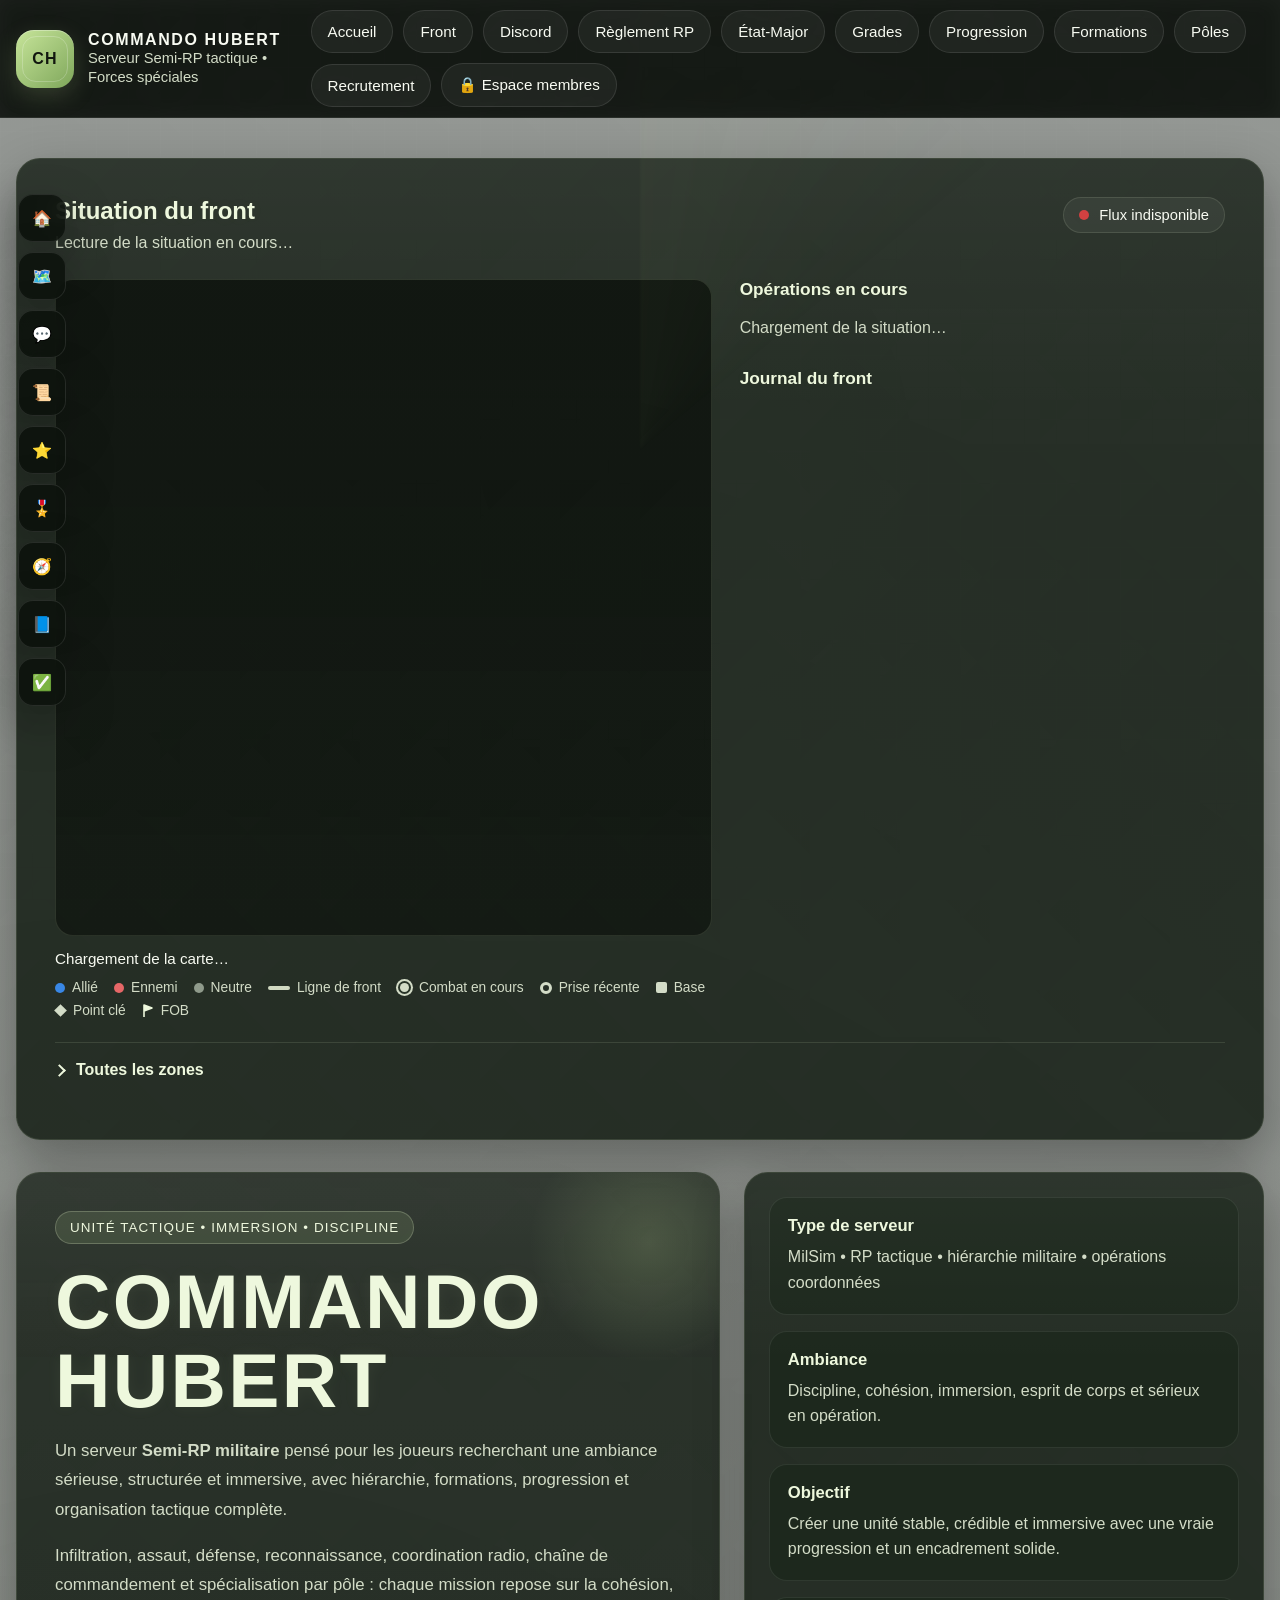
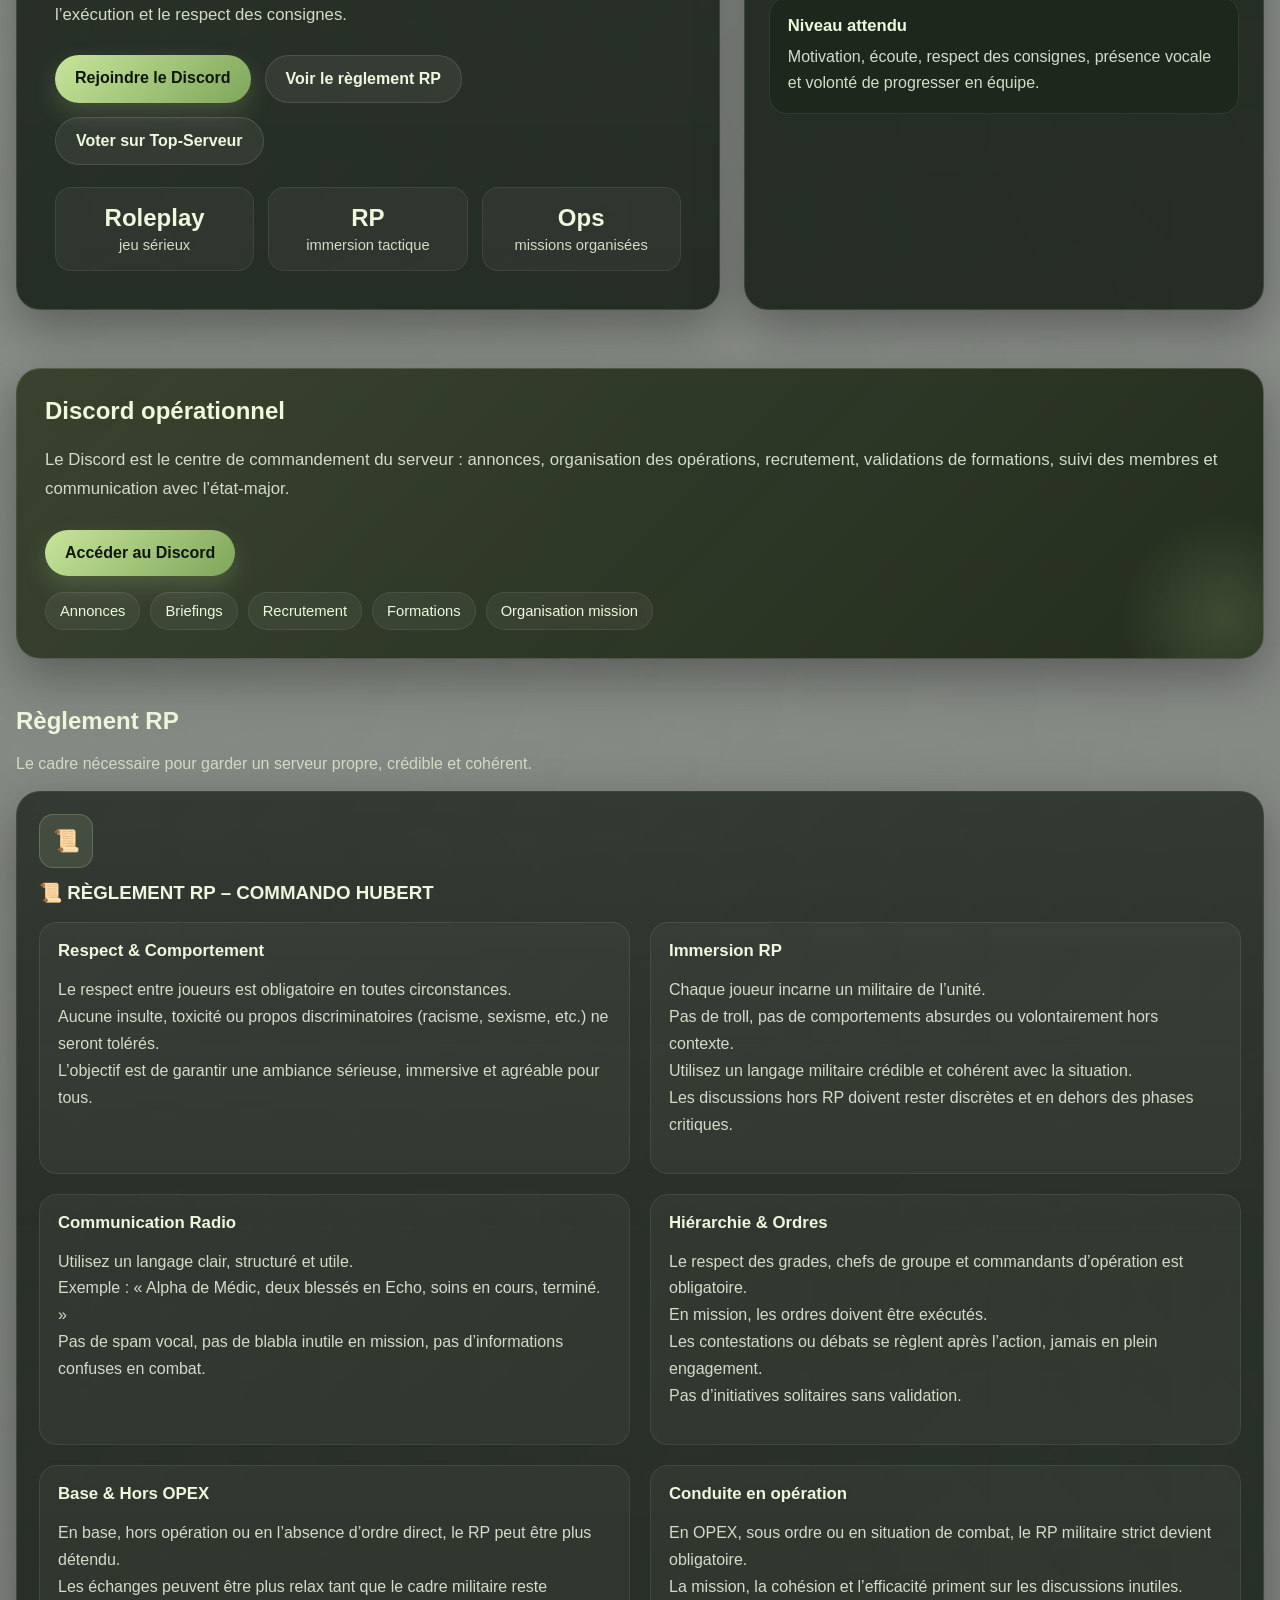
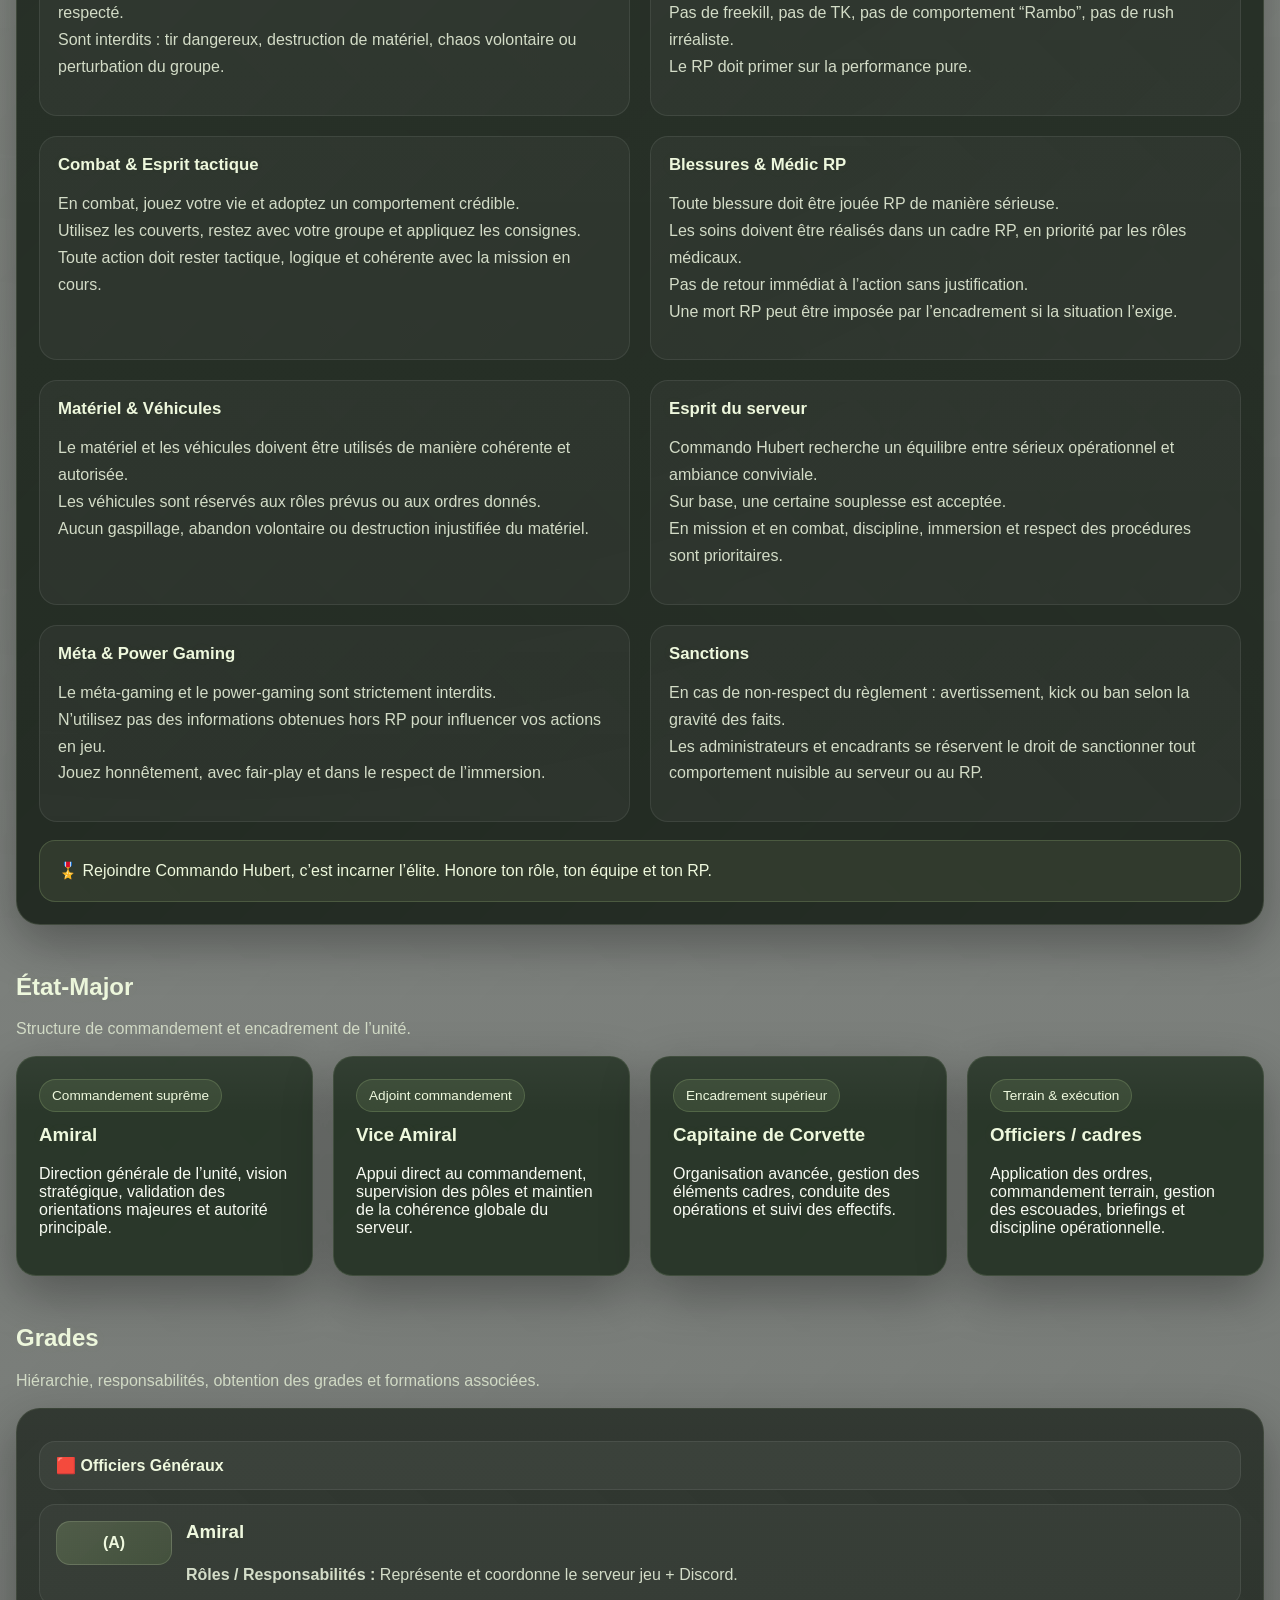
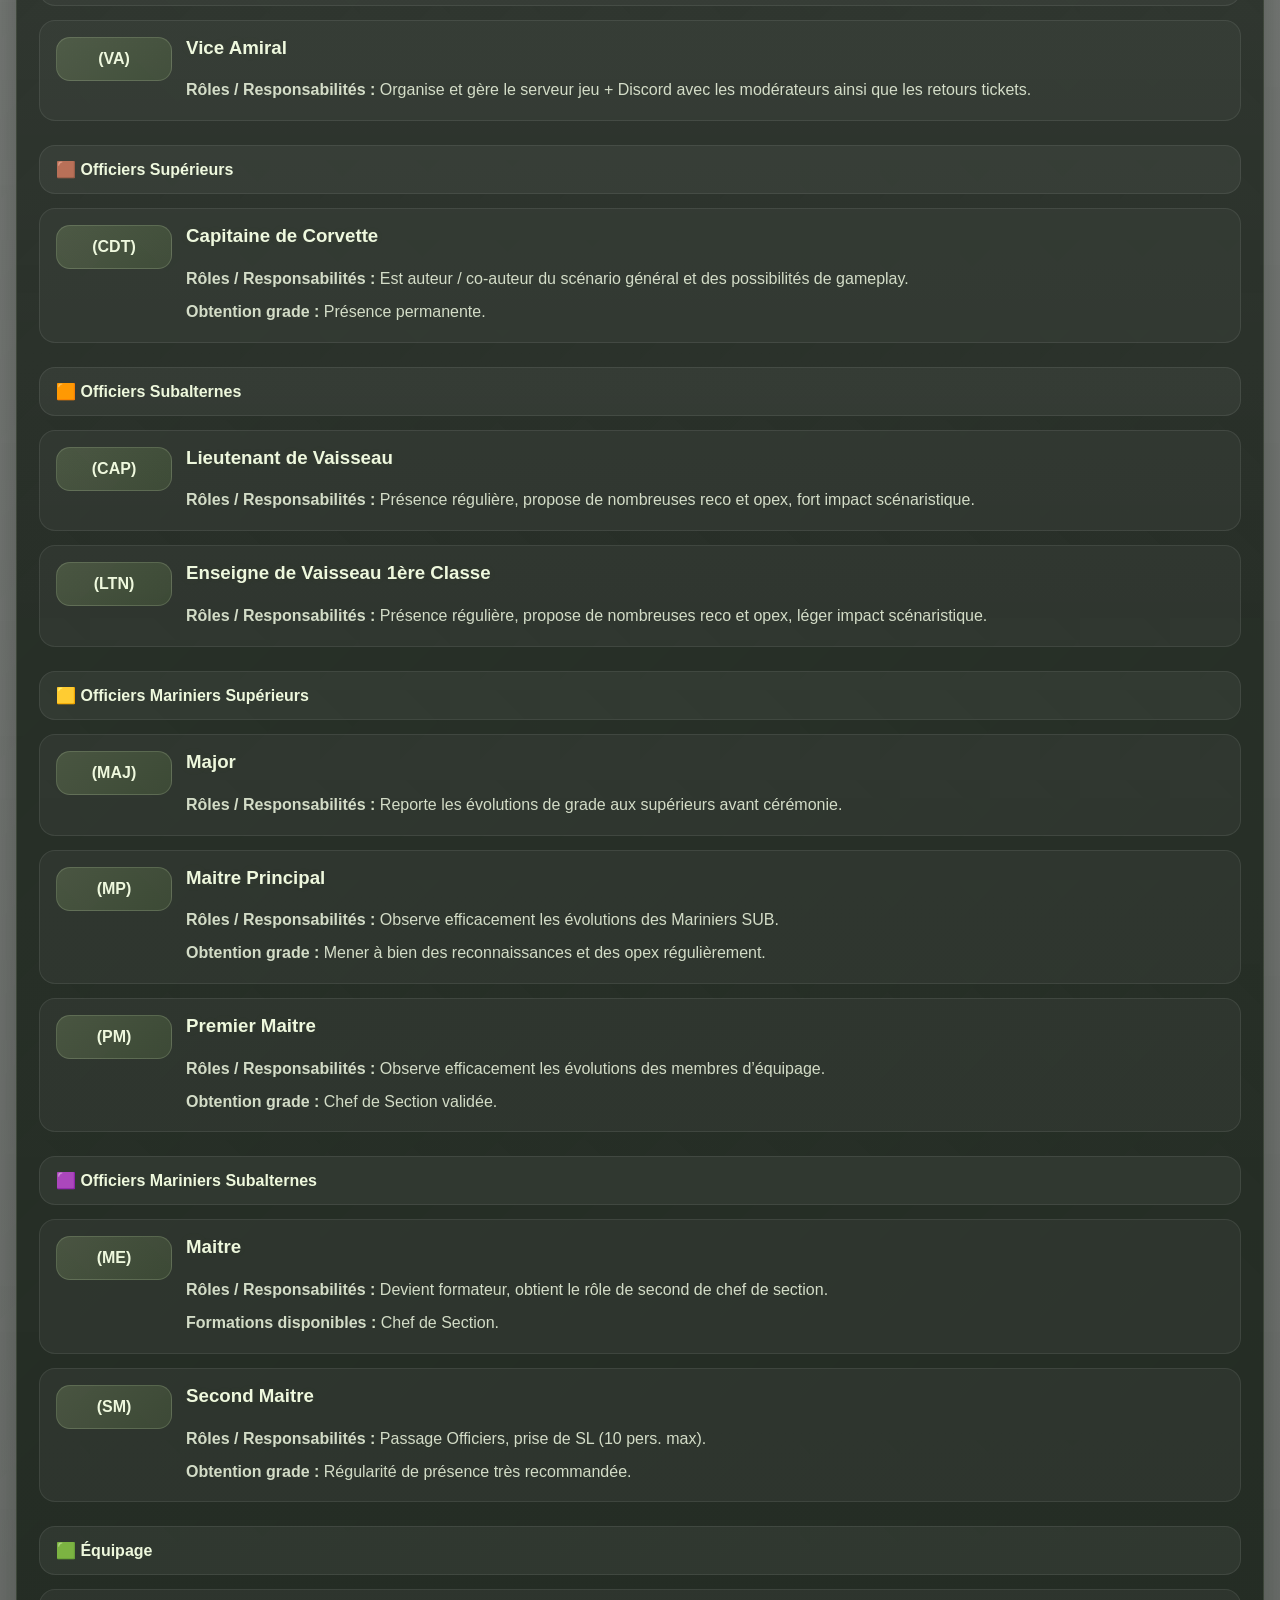
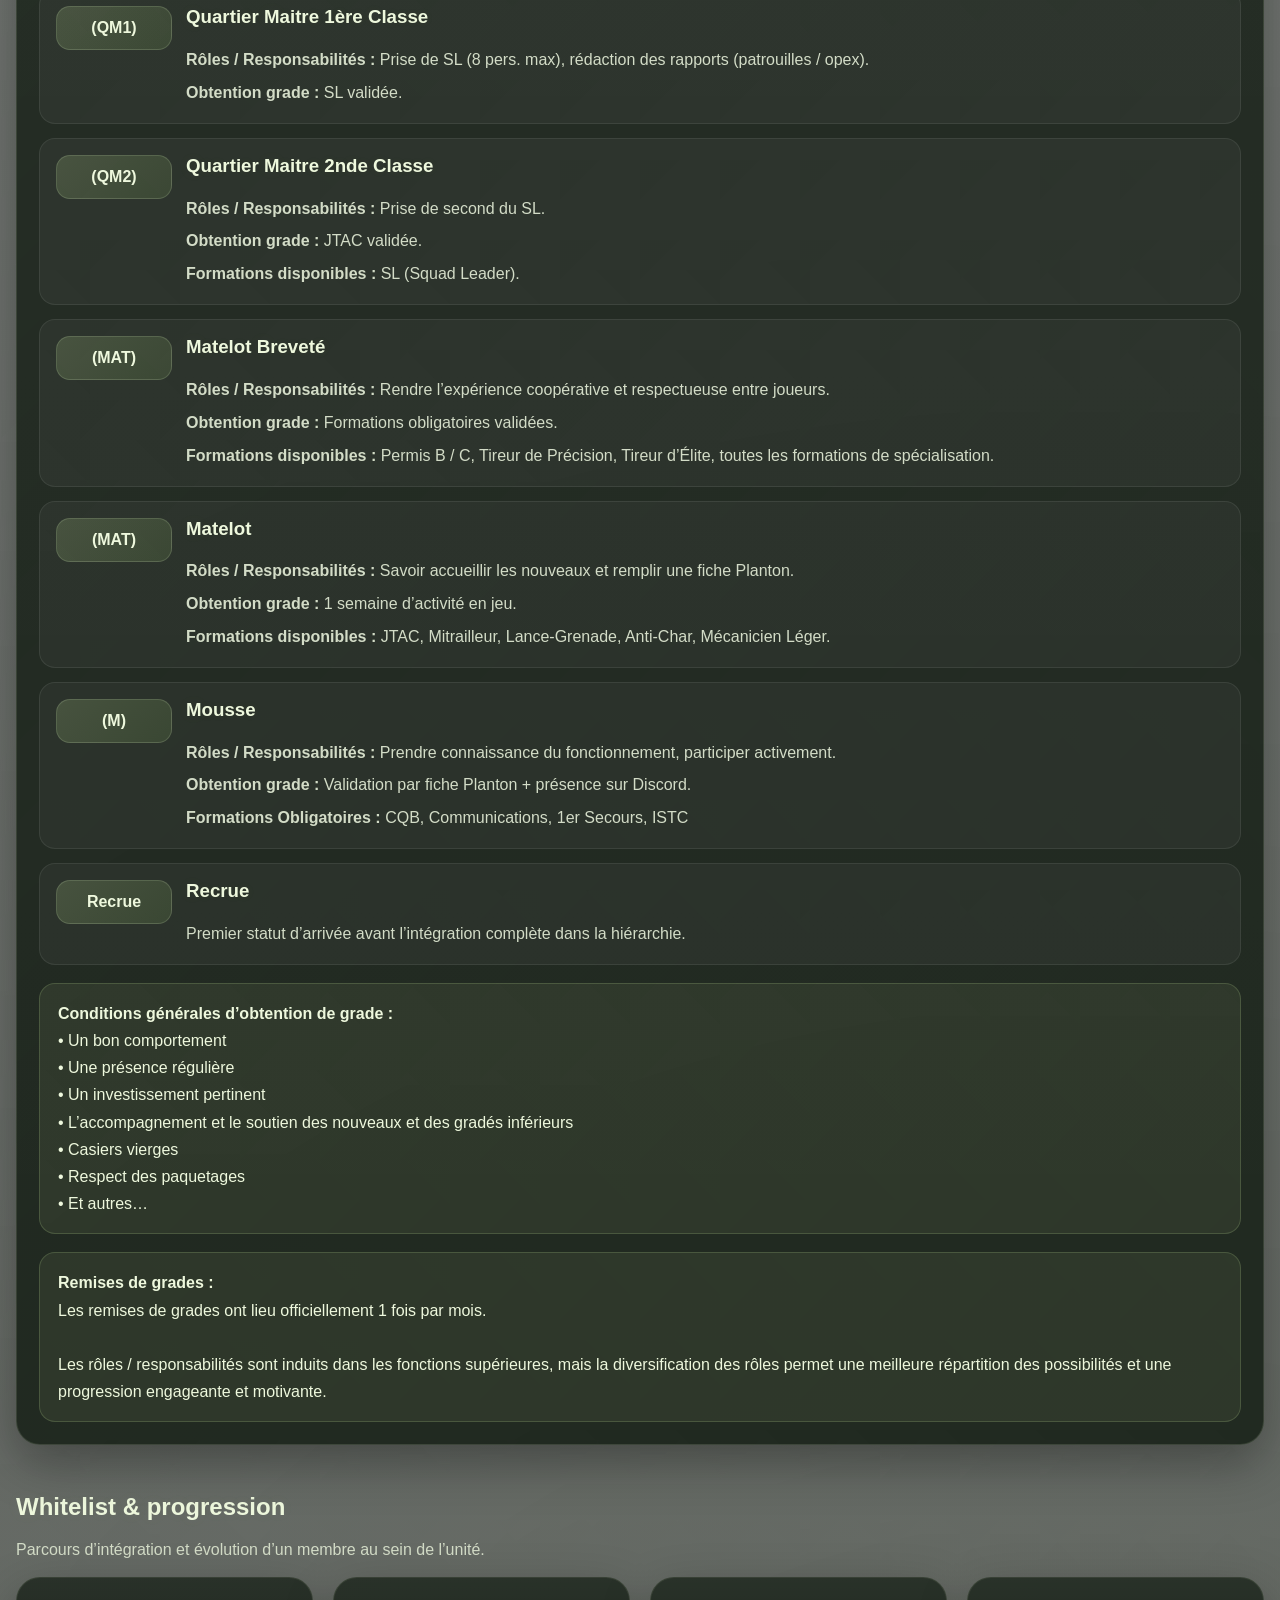
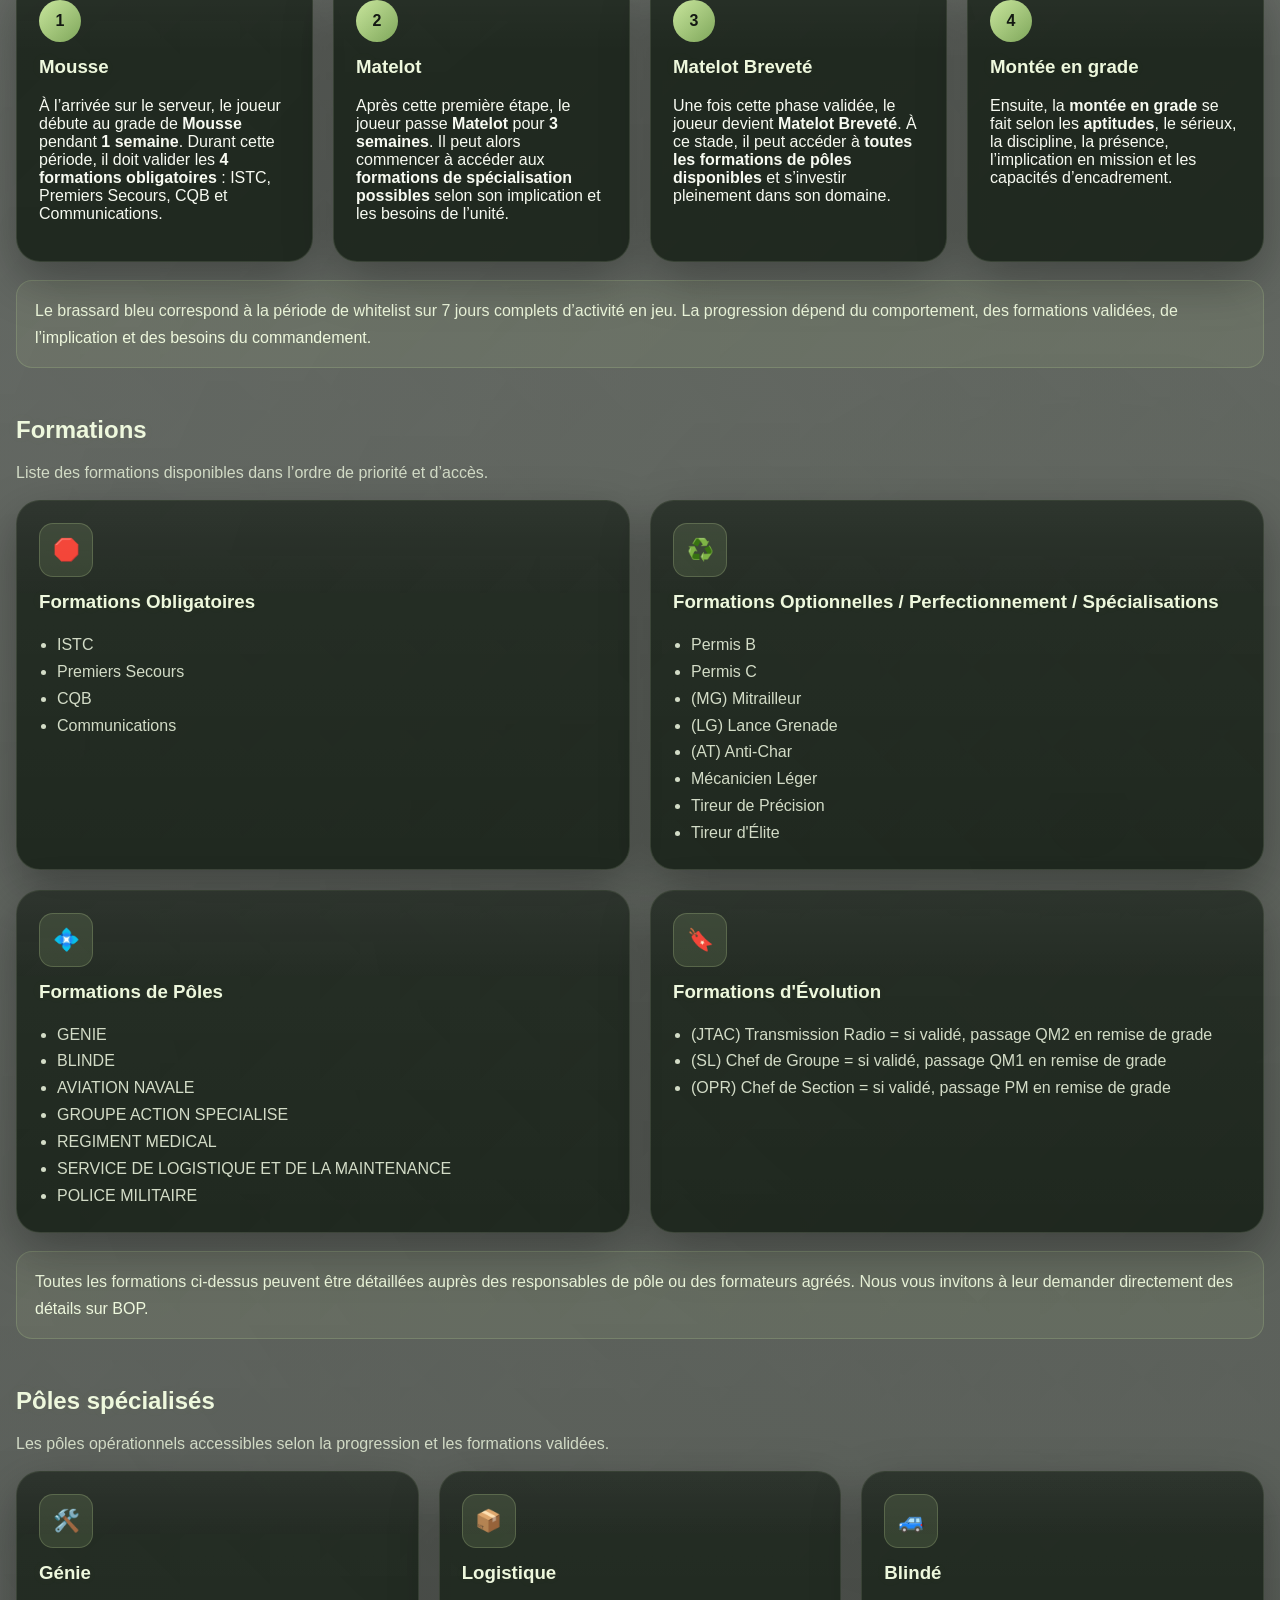
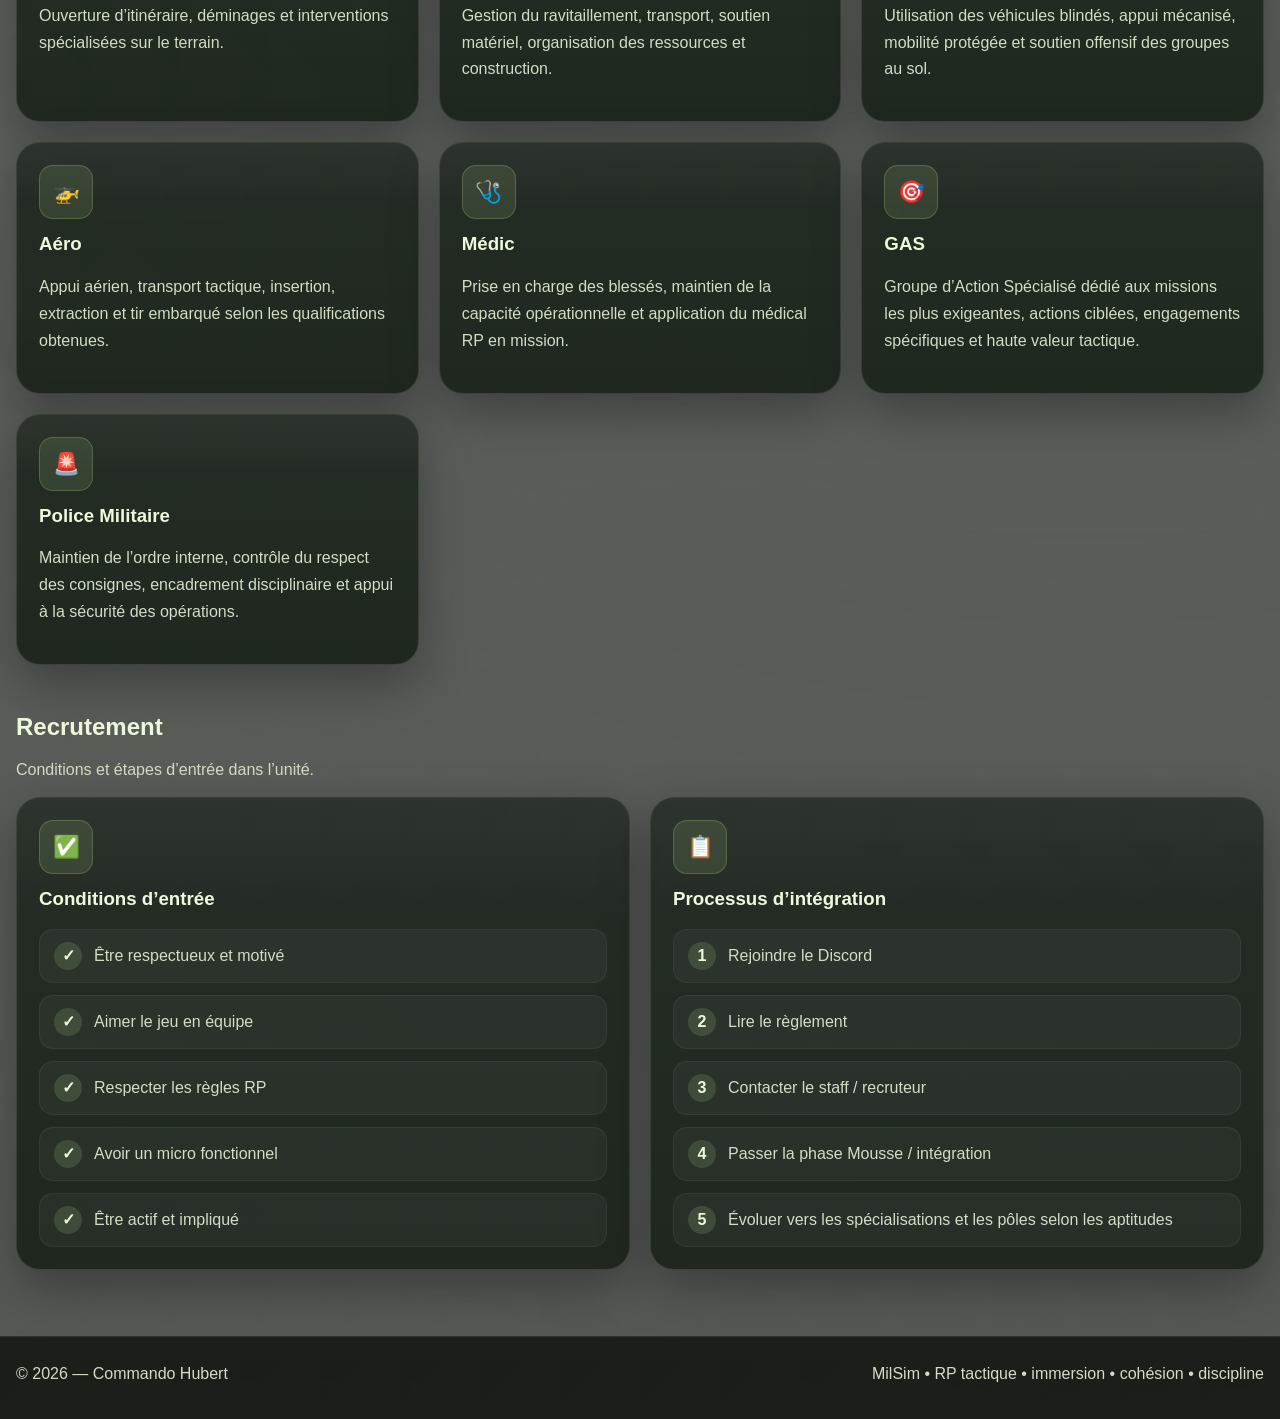
<file: index.html>
<!DOCTYPE html>
<html lang="fr">
<head>
  <meta charset="UTF-8" />
  <meta name="viewport" content="width=device-width, initial-scale=1.0" />
  <title>Commando Hubert | Site officiel</title>
  <meta name="description" content="Serveur Commando Hubert - MilSim, RP tactique, hiérarchie, formations, recrutement et organisation tactique." />
  <style>
    :root{
      --bg:#101711;
      --bg-deep:#0a0f0a;
      --panel:rgba(24,34,24,.88);
      --panel-2:rgba(30,42,30,.94);
      --panel-3:rgba(38,52,38,.95);
      --line:rgba(231,245,205,.12);
      --line-strong:rgba(231,245,205,.24);
      --text:#f8fbf2;
      --muted:#d3dcc7;
      --accent:#c7e59a;
      --accent-2:#7ea65a;
      --accent-3:#eef8dd;
      --danger:#d97b7b;
      --shadow:0 18px 50px rgba(0,0,0,.32);
      --radius:24px;
      --max:1320px;
    }

    *{box-sizing:border-box}
    html{scroll-behavior:smooth}

    body{
      margin:0;
      font-family:Arial, Helvetica, sans-serif;
      color:var(--text);
      min-height:100vh;
      background:
        linear-gradient(rgba(22,30,22,.46), rgba(12,18,12,.70)),
        radial-gradient(circle at 15% 20%, rgba(210,230,180,.12), transparent 22%),
        radial-gradient(circle at 85% 80%, rgba(180,210,140,.10), transparent 25%),
        linear-gradient(135deg, rgba(255,255,255,.03) 25%, transparent 25%) 0 0/80px 80px,
        linear-gradient(225deg, rgba(255,255,255,.02) 25%, transparent 25%) 0 0/90px 90px,
        url("https://images.unsplash.com/photo-1516912481808-3406841bd33c?auto=format&fit=crop&w=1800&q=80") center/cover fixed;
      overflow-x:hidden;
    }

    body::before{
      content:"";
      position:fixed;
      inset:0;
      pointer-events:none;
      background:
        radial-gradient(circle at center, rgba(190,230,140,.05), transparent 36%),
        repeating-linear-gradient(
          0deg,
          rgba(255,255,255,.02) 0px,
          rgba(255,255,255,.02) 1px,
          transparent 1px,
          transparent 32px
        ),
        repeating-linear-gradient(
          90deg,
          rgba(255,255,255,.018) 0px,
          rgba(255,255,255,.018) 1px,
          transparent 1px,
          transparent 32px
        );
      mix-blend-mode:screen;
      opacity:.4;
    }

    body::after{
      content:"";
      position:fixed;
      width:900px;
      height:900px;
      left:50%;
      top:50%;
      transform:translate(-50%,-50%);
      pointer-events:none;
      border-radius:50%;
      background:conic-gradient(from 0deg, rgba(199,229,154,.14), transparent 16%, transparent 100%);
      animation:radar 12s linear infinite;
      filter:blur(1px);
      opacity:.22;
    }

    @keyframes radar{
      from{transform:translate(-50%,-50%) rotate(0deg)}
      to{transform:translate(-50%,-50%) rotate(360deg)}
    }

    @keyframes floatY{
      0%,100%{transform:translateY(0)}
      50%{transform:translateY(-4px)}
    }

    @keyframes pulseGlow{
      0%,100%{box-shadow:0 0 0 0 rgba(199,229,154,.18)}
      50%{box-shadow:0 0 0 10px rgba(199,229,154,0)}
    }

    .container{
      width:min(calc(100% - 32px), var(--max));
      margin:auto;
    }

    .topbar{
      position:sticky;
      top:0;
      z-index:1000;
      backdrop-filter:blur(10px);
      background:rgba(12,17,12,.88);
      border-bottom:1px solid rgba(255,255,255,.08);
    }

    .topbar-inner{
      display:flex;
      justify-content:space-between;
      align-items:center;
      gap:16px;
      min-height:78px;
      padding:10px 0;
      position:relative;
    }

    .brand{
      display:flex;
      align-items:center;
      gap:14px;
      text-decoration:none;
      color:var(--text);
      min-width:0;
    }

    .brand-mark{
      width:58px;
      height:58px;
      border-radius:18px;
      position:relative;
      display:grid;
      place-items:center;
      font-weight:900;
      letter-spacing:.08em;
      color:#11170f;
      background:linear-gradient(135deg, var(--accent), var(--accent-2));
      box-shadow:
        0 8px 24px rgba(199,229,154,.18),
        inset 0 1px 0 rgba(255,255,255,.32);
      flex-shrink:0;
    }

    .brand-mark::before{
      content:"";
      position:absolute;
      inset:6px;
      border:1px solid rgba(255,255,255,.22);
      border-radius:14px;
    }

    .brand-text strong{
      display:block;
      font-size:1rem;
      text-transform:uppercase;
      letter-spacing:.10em;
      line-height:1.2;
    }

    .brand-text span{
      color:var(--muted);
      font-size:.92rem;
      line-height:1.3;
      display:block;
    }

    .menu-toggle{
      display:none;
      width:56px;
      height:56px;
      border:none;
      border-radius:18px;
      background:rgba(255,255,255,.06);
      border:1px solid rgba(255,255,255,.12);
      cursor:pointer;
      padding:0;
      align-items:center;
      justify-content:center;
      flex-direction:column;
      gap:6px;
      transition:.25s ease;
    }

    .menu-toggle:hover{
      background:rgba(199,229,154,.12);
      border-color:rgba(231,245,205,.24);
    }

    .menu-toggle span{
      display:block;
      width:24px;
      height:2px;
      background:var(--accent-3);
      border-radius:999px;
      transition:.25s ease;
    }

    .menu-toggle.active span:nth-child(1){
      transform:translateY(8px) rotate(45deg);
    }

    .menu-toggle.active span:nth-child(2){
      opacity:0;
    }

    .menu-toggle.active span:nth-child(3){
      transform:translateY(-8px) rotate(-45deg);
    }

    .main-nav{
      display:flex;
      gap:10px;
      flex-wrap:wrap;
      align-items:center;
    }

    .main-nav a{
      text-decoration:none;
      color:var(--text);
      background:rgba(255,255,255,.05);
      border:1px solid rgba(255,255,255,.10);
      padding:12px 16px;
      border-radius:999px;
      transition:.25s ease;
      font-size:.95rem;
    }

    .main-nav a:hover{
      background:rgba(199,229,154,.15);
      border-color:rgba(231,245,205,.28);
      transform:translateY(-1px);
    }

    .quick-nav{
      position:fixed;
      left:18px;
      top:50%;
      transform:translateY(-50%);
      z-index:900;
      display:flex;
      flex-direction:column;
      gap:10px;
    }

    .quick-nav a{
      width:48px;
      height:48px;
      display:grid;
      place-items:center;
      border-radius:15px;
      text-decoration:none;
      color:var(--text);
      background:rgba(14,20,14,.88);
      border:1px solid rgba(255,255,255,.10);
      box-shadow:var(--shadow);
      transition:.25s;
      backdrop-filter:blur(10px);
    }

    .quick-nav a:hover{
      transform:translateX(4px);
      background:rgba(199,229,154,.16);
      border-color:rgba(231,245,205,.26);
    }

    .hero{
      padding:78px 0 34px;
      position:relative;
    }

    .hero-grid{
      display:grid;
      grid-template-columns:1.15fr .85fr;
      gap:24px;
      align-items:stretch;
    }

    .panel,
    .card,
    .staff-card,
    .step-box{
      position:relative;
      overflow:hidden;
      background:var(--panel);
      border:1px solid var(--line);
      border-radius:var(--radius);
      box-shadow:var(--shadow);
    }

    .panel::before,
    .card::before,
    .staff-card::before,
    .step-box::before{
      content:"";
      position:absolute;
      inset:0;
      pointer-events:none;
      background:linear-gradient(180deg, rgba(255,255,255,.04), transparent 26%);
    }

    .hero-main{
      padding:38px;
      background:
        linear-gradient(180deg, rgba(255,255,255,.025), rgba(255,255,255,0)),
        var(--panel);
    }

    .hero-main::after{
      content:"";
      position:absolute;
      width:260px;
      height:260px;
      right:-60px;
      top:-60px;
      border-radius:50%;
      background:radial-gradient(circle, rgba(199,229,154,.18), transparent 65%);
    }

    .hero-side{
      padding:24px;
      display:flex;
      flex-direction:column;
      gap:16px;
    }

    .eyebrow{
      display:inline-flex;
      align-items:center;
      gap:10px;
      padding:8px 14px;
      border-radius:999px;
      background:rgba(199,229,154,.12);
      border:1px solid rgba(231,245,205,.24);
      color:var(--accent-3);
      font-size:.84rem;
      letter-spacing:.08em;
      text-transform:uppercase;
    }

    h1,h2,h3,h4{
      margin-top:0;
      color:var(--accent-3);
      text-shadow:0 0 16px rgba(199,229,154,.06);
    }

    h1{
      font-size:clamp(2.6rem, 6vw, 4.8rem);
      line-height:1.02;
      margin:18px 0 16px;
      text-transform:uppercase;
      letter-spacing:.03em;
    }

    .lead{
      color:var(--muted);
      line-height:1.75;
      font-size:1.05rem;
      max-width:760px;
    }

    .hero-actions{
      display:flex;
      gap:14px;
      flex-wrap:wrap;
      margin-top:26px;
    }

    .btn{
      display:inline-block;
      padding:14px 20px;
      border-radius:999px;
      text-decoration:none;
      font-weight:700;
      transition:.25s ease;
    }

    .btn-primary{
      background:linear-gradient(135deg, var(--accent), var(--accent-2));
      color:#10150f;
      box-shadow:0 10px 24px rgba(199,229,154,.18);
    }

    .btn-primary:hover{
      transform:translateY(-2px);
      filter:brightness(1.04);
      box-shadow:0 14px 30px rgba(199,229,154,.26);
    }

    .btn-secondary{
      color:var(--accent-3);
      border:1px solid rgba(255,255,255,.12);
      background:rgba(255,255,255,.06);
    }

    .btn-secondary:hover{
      background:rgba(255,255,255,.10);
      border-color:var(--line-strong);
    }

    .info-box{
      background:var(--panel-2);
      border:1px solid rgba(255,255,255,.08);
      border-radius:18px;
      padding:18px;
      animation:floatY 5s ease-in-out infinite;
    }

    .info-box:nth-child(2){animation-delay:.6s}
    .info-box:nth-child(3){animation-delay:1.2s}
    .info-box:nth-child(4){animation-delay:1.8s}

    .info-box strong{
      display:block;
      margin-bottom:8px;
      color:var(--accent-3);
      font-size:1.04rem;
    }

    .info-box span{
      color:var(--muted);
      line-height:1.6;
    }

    .hero-stats{
      display:grid;
      grid-template-columns:repeat(3,1fr);
      gap:14px;
      margin-top:22px;
    }

    .stat{
      background:rgba(255,255,255,.04);
      border:1px solid rgba(255,255,255,.08);
      border-radius:16px;
      padding:16px;
      text-align:center;
    }

    .stat strong{
      display:block;
      font-size:1.5rem;
      color:var(--accent-3);
      margin-bottom:4px;
    }

    .stat span{
      color:var(--muted);
      font-size:.92rem;
    }

    section{
      padding:24px 0;
    }

    .section-head{
      display:flex;
      justify-content:space-between;
      align-items:flex-end;
      gap:16px;
      margin-bottom:18px;
      flex-wrap:wrap;
    }

    .section-head p{
      color:var(--muted);
      margin:0;
    }

    .grid-2{
      display:grid;
      grid-template-columns:repeat(2,1fr);
      gap:20px;
    }

    .grid-3{
      display:grid;
      grid-template-columns:repeat(3,1fr);
      gap:20px;
    }

    .grid-4{
      display:grid;
      grid-template-columns:repeat(4,1fr);
      gap:20px;
    }

    .card{
      padding:22px;
      transition:.25s ease;
      background:
        linear-gradient(180deg, rgba(255,255,255,.025), rgba(255,255,255,0)),
        var(--panel);
    }

    .card:hover,
    .staff-card:hover,
    .step-box:hover{
      transform:translateY(-4px);
      border-color:var(--line-strong);
      box-shadow:0 26px 50px rgba(0,0,0,.42);
    }

    .icon{
      width:54px;
      height:54px;
      border-radius:14px;
      display:grid;
      place-items:center;
      background:rgba(199,229,154,.12);
      border:1px solid rgba(199,229,154,.22);
      font-size:1.35rem;
      margin-bottom:14px;
    }

    .card p,
    .card li,
    .timeline-item p,
    .rule-block p{
      color:var(--muted);
      line-height:1.68;
    }

    .timeline-item p{
      margin:6px 0 0;
    }

    .list{
      margin:0;
      padding-left:18px;
      line-height:1.8;
    }

    .discord-banner{
      position:relative;
      overflow:hidden;
      padding:28px;
      border-radius:24px;
      background:
        linear-gradient(135deg, rgba(199,229,154,.20), rgba(126,166,90,.14)),
        rgba(14,20,14,.94);
      border:1px solid rgba(231,245,205,.18);
      box-shadow:var(--shadow);
    }

    .discord-banner::after{
      content:"";
      position:absolute;
      right:-70px;
      bottom:-70px;
      width:220px;
      height:220px;
      border-radius:50%;
      background:radial-gradient(circle, rgba(199,229,154,.16), transparent 66%);
    }

    .discord-grid{
      display:grid;
      grid-template-columns:1fr;
      gap:20px;
      align-items:stretch;
    }

    .tag-wrap{
      display:flex;
      flex-wrap:wrap;
      gap:10px;
      margin-top:16px;
    }

    .tag{
      padding:10px 14px;
      border-radius:999px;
      background:rgba(255,255,255,.05);
      border:1px solid rgba(255,255,255,.08);
      color:var(--accent-3);
      font-size:.92rem;
    }

    .rule-grid{
      display:grid;
      grid-template-columns:repeat(2,1fr);
      gap:20px;
    }

    .rule-block{
      padding:18px;
      border-radius:18px;
      background:rgba(255,255,255,.04);
      border:1px solid rgba(255,255,255,.08);
    }

    .rule-block h4{
      margin-bottom:10px;
      font-size:1.05rem;
    }

    .staff-card{
      padding:22px;
      border-radius:20px;
      background:var(--panel-3);
      transition:.25s ease;
    }

    .staff-role{
      display:inline-block;
      padding:8px 12px;
      border-radius:999px;
      background:rgba(199,229,154,.10);
      border:1px solid rgba(199,229,154,.18);
      color:var(--accent-3);
      font-size:.85rem;
      margin-bottom:12px;
    }

    .timeline{
      display:grid;
      gap:14px;
    }

    .timeline-category{
      margin-top:10px;
      padding:14px 16px;
      border-radius:16px;
      background:rgba(255,255,255,.05);
      border:1px solid rgba(255,255,255,.08);
      font-size:1rem;
      color:var(--accent-3);
      font-weight:700;
    }

    .timeline-item{
      display:flex;
      gap:14px;
      align-items:flex-start;
      padding:16px;
      border-radius:16px;
      background:rgba(255,255,255,.04);
      border:1px solid rgba(255,255,255,.08);
    }

    .rank{
      min-width:116px;
      text-align:center;
      padding:12px;
      border-radius:14px;
      background:linear-gradient(135deg, rgba(199,229,154,.18), rgba(126,166,90,.18));
      color:var(--accent-3);
      font-weight:700;
      border:1px solid rgba(231,245,205,.16);
      flex-shrink:0;
    }

    .progress-grid{
      display:grid;
      grid-template-columns:repeat(4,1fr);
      gap:20px;
    }

    .step-box{
      padding:22px;
      transition:.25s ease;
    }

    .step-number{
      width:42px;
      height:42px;
      display:grid;
      place-items:center;
      border-radius:50%;
      background:linear-gradient(135deg, var(--accent), var(--accent-2));
      color:#10150f;
      font-weight:900;
      margin-bottom:14px;
    }

    .recruit-grid{
      display:grid;
      grid-template-columns:1fr 1fr;
      gap:20px;
    }

    .check-list{
      display:grid;
      gap:12px;
      margin-top:10px;
    }

    .check{
      display:flex;
      align-items:center;
      gap:12px;
      padding:12px 14px;
      border-radius:14px;
      background:rgba(255,255,255,.04);
      border:1px solid rgba(255,255,255,.06);
      color:var(--muted);
    }

    .check span{
      width:28px;
      height:28px;
      border-radius:50%;
      display:grid;
      place-items:center;
      background:rgba(199,229,154,.14);
      color:var(--accent-3);
      font-weight:700;
      flex-shrink:0;
    }

    .note-box{
      margin-top:18px;
      padding:16px 18px;
      border-radius:16px;
      background:rgba(199,229,154,.08);
      border:1px solid rgba(199,229,154,.18);
      color:var(--accent-3);
      line-height:1.7;
    }

    .footer{
      margin-top:42px;
      padding:28px 0 36px;
      border-top:1px solid rgba(255,255,255,.08);
      background:rgba(10,15,10,.78);
    }

    .footer-inner{
      display:flex;
      justify-content:space-between;
      gap:16px;
      flex-wrap:wrap;
      color:var(--muted);
    }

    @media (max-width:1180px){
      .quick-nav{display:none}
    }

    @media (max-width:980px){
      .hero-grid,
      .grid-2,
      .grid-3,
      .grid-4,
      .rule-grid,
      .progress-grid,
      .recruit-grid{
        grid-template-columns:1fr;
      }

      .hero-stats{
        grid-template-columns:1fr;
      }
    }

    @media (max-width:768px){
      .menu-toggle{
        display:flex;
      }

      .main-nav{
        display:none;
        position:absolute;
        top:calc(100% + 10px);
        left:0;
        right:0;
        flex-direction:column;
        align-items:stretch;
        gap:10px;
        padding:14px;
        background:rgba(8,12,8,.97);
        border:1px solid rgba(255,255,255,.10);
        border-radius:22px;
        box-shadow:var(--shadow);
      }

      .main-nav.open{
        display:flex;
      }

      .main-nav a{
        width:100%;
        text-align:left;
        border-radius:18px;
        padding:16px 18px;
      }

      .brand-text span{
        display:none;
      }

      .brand-text strong{
        font-size:.92rem;
      }

      .hero{
        padding:48px 0 20px;
      }

      .hero-main,
      .hero-side,
      .card,
      .discord-banner,
      .staff-card,
      .step-box{
        padding:18px;
      }

      h1{
        font-size:2rem;
        line-height:1.05;
      }

      h2{
        font-size:1.5rem;
      }

      h3{
        font-size:1.1rem;
      }

      .lead{
        font-size:.98rem;
        line-height:1.65;
      }

      .hero-actions{
        flex-direction:column;
        align-items:stretch;
      }

      .btn{
        width:100%;
        text-align:center;
      }

      .timeline-item,
      .check{
        flex-direction:column;
        align-items:flex-start;
      }

      .rank{
        min-width:auto;
        width:auto;
      }

      .section-head{
        align-items:flex-start;
        margin-bottom:14px;
      }

      section{
        padding:18px 0;
      }

      .container{
        width:min(calc(100% - 20px), var(--max));
      }
    }

    @media (max-width:480px){
      h1{
        font-size:1.8rem;
      }

      .hero-main,
      .hero-side,
      .card,
      .staff-card,
      .step-box{
        padding:16px;
      }

      .main-nav{
        padding:12px;
      }

      .main-nav a{
        font-size:.95rem;
        padding:13px 14px;
      }

      .brand-mark{
        width:50px;
        height:50px;
        border-radius:16px;
      }
    }
  </style>
  <link rel="stylesheet" href="assets/front.css" />
</head>
<body>

  <div class="quick-nav">
    <a href="#accueil" title="Accueil">🏠</a>
    <a href="#front" title="Situation du front">🗺️</a>
    <a href="#discord" title="Discord">💬</a>
    <a href="#rp" title="Règlement RP">📜</a>
    <a href="#etat-major" title="État-Major">⭐</a>
    <a href="#grades" title="Grades">🎖️</a>
    <a href="#progression" title="Progression">🧭</a>
    <a href="#formations" title="Formations">📘</a>
    <a href="#recrutement" title="Recrutement">✅</a>
  </div>

  <header class="topbar">
    <div class="container topbar-inner">
      <a href="#accueil" class="brand">
        <div class="brand-mark">CH</div>
        <div class="brand-text">
          <strong>Commando Hubert</strong>
          <span>Serveur Semi-RP tactique • Forces spéciales</span>
        </div>
      </a>

      <button class="menu-toggle" id="menuToggle" aria-label="Ouvrir le menu" aria-expanded="false">
        <span></span>
        <span></span>
        <span></span>
      </button>

      <nav class="main-nav" id="mobileMenu">
        <a href="#accueil">Accueil</a>
        <a href="#front">Front</a>
        <a href="#discord">Discord</a>
        <a href="#rp">Règlement RP</a>
        <a href="#etat-major">État-Major</a>
        <a href="#grades">Grades</a>
        <a href="#progression">Progression</a>
        <a href="#formations">Formations</a>
        <a href="#poles">Pôles</a>
        <a href="#recrutement">Recrutement</a>
        <a href="connexion.html">🔒 Espace membres</a>
      </nav>
    </div>
  </header>

  <main>
    <!-- Situation du front : suivi en direct de la campagne « Front Dynamique », publiée par le serveur de jeu
         dans la base Firebase front-dynamique (voir docs/flux-front.md). Pour revenir à la démonstration : data-source="data/front.json". -->
    <section class="front" id="front" aria-labelledby="front-titre" data-source="https://front-dynamique-default-rtdb.europe-west1.firebasedatabase.app/front.json" data-intervalle="120">
      <div class="container">
        <div class="panel front-panel">
          <div class="front-entete">
            <div>
              <h2 id="front-titre">Situation du front</h2>
              <p class="front-contexte" id="front-contexte">Lecture de la situation en cours…</p>
            </div>
            <p class="front-statut" id="front-statut" data-etat="chargement">
              <span class="front-pastille" aria-hidden="true"></span>
              <span id="front-statut-texte">Connexion…</span>
            </p>
          </div>

          <div class="front-rapport" id="front-rapport" hidden>
            <div class="front-forces">
              <p class="front-force">
                <b id="front-n-joueurs">0</b>
                <span class="front-force-nom"><span class="front-puce joueurs" aria-hidden="true"></span><span id="front-nom-joueurs">Commando</span></span>
              </p>
              <p class="front-force droite">
                <b id="front-n-ia">0</b>
                <span class="front-force-nom"><span id="front-nom-ia">Ennemi</span><span class="front-puce ia" aria-hidden="true"></span></span>
              </p>
            </div>
            <div class="front-barre" id="front-barre" role="img" aria-label="Répartition des zones">
              <span class="seg joueurs"></span><span class="seg neutre"></span><span class="seg ia"></span>
            </div>
            <p class="front-total" id="front-total"></p>
          </div>

          <div class="front-grille">
            <figure class="front-carte">
              <div class="front-plateau">
                <svg class="front-svg" id="front-svg" viewBox="0 0 1000 1000" role="img" aria-label="Carte schématique du front"></svg>
              </div>
              <figcaption>
                <p class="front-info" id="front-info">Chargement de la carte…</p>
                <ul class="front-legende" aria-label="Légende de la carte">
                  <li><span class="front-puce joueurs"></span>Allié</li>
                  <li><span class="front-puce ia"></span>Ennemi</li>
                  <li><span class="front-puce"></span>Neutre</li>
                  <li><span class="front-cle-front"></span>Ligne de front</li>
                  <li><span class="front-cle-combat"></span>Combat en cours</li>
                  <li><span class="front-cle-fragile"></span>Prise récente</li>
                  <li><span class="front-cle-base"></span>Base</li>
                  <li><span class="front-cle-point"></span>Point clé</li>
                  <li><svg class="front-cle-fob" viewBox="0 0 12 14" aria-hidden="true"><path d="M2 1V13M2 1L10 4L2 7Z" fill="#eef8dd" stroke="#eef8dd" stroke-width="1.6" stroke-linejoin="round"/></svg>FOB</li>
                </ul>
              </figcaption>
            </figure>

            <div class="front-bloc front-bloc-ops">
              <h3>Opérations en cours</h3>
              <ul class="front-ops" id="front-ops">
                <li class="front-vide">Chargement de la situation…</li>
              </ul>
            </div>

            <div class="front-bloc front-bloc-journal">
              <h3>Journal du front</h3>
              <ol class="front-journal" id="front-journal"></ol>
            </div>
          </div>

          <details class="front-zones">
            <summary>Toutes les zones <span id="front-n-zones"></span></summary>
            <div class="front-table">
              <table>
                <thead>
                  <tr>
                    <th scope="col">Zone</th>
                    <th scope="col">Camp</th>
                    <th scope="col">État</th>
                    <th scope="col" class="num">Contrôle</th>
                  </tr>
                </thead>
                <tbody id="front-zones-corps"></tbody>
              </table>
            </div>
          </details>

          <p class="front-pied" id="front-pied"></p>
          <noscript><p class="front-pied">Activez JavaScript pour suivre le front en direct.</p></noscript>
          <p class="front-sr" id="front-annonce" aria-live="polite"></p>
        </div>
      </div>
    </section>

    <section class="hero" id="accueil">
      <div class="container hero-grid">
        <div class="panel hero-main">
          <span class="eyebrow">unité tactique • immersion • discipline</span>
          <h1>Commando Hubert</h1>

          <p class="lead">
            Un serveur <strong>Semi-RP militaire</strong> pensé pour les joueurs recherchant une ambiance
            sérieuse, structurée et immersive, avec hiérarchie, formations, progression et organisation tactique complète.
          </p>

          <p class="lead">
            Infiltration, assaut, défense, reconnaissance, coordination radio, chaîne de commandement et
            spécialisation par pôle : chaque mission repose sur la cohésion, l’exécution et le respect des consignes.
          </p>

          <div class="hero-actions">
            <a href="https://discord.gg/4szYdWtHMH" target="_blank" class="btn btn-primary">Rejoindre le Discord</a>
            <a href="#rp" class="btn btn-secondary">Voir le règlement RP</a>
			<a href="https://top-serveurs.net/arma-reforger/vote/fr-commando-hubert-rp-ops" class="btn btn-secondary">Voter sur Top-Serveur</a>
          </div>

          <div class="hero-stats">
            <div class="stat">
              <strong>Roleplay</strong>
              <span>jeu sérieux</span>
            </div>
            <div class="stat">
              <strong>RP</strong>
              <span>immersion tactique</span>
            </div>
            <div class="stat">
              <strong>Ops</strong>
              <span>missions organisées</span>
            </div>
          </div>
        </div>

        <div class="panel hero-side">
          <div class="info-box">
            <strong>Type de serveur</strong>
            <span>MilSim • RP tactique • hiérarchie militaire • opérations coordonnées</span>
          </div>

          <div class="info-box">
            <strong>Ambiance</strong>
            <span>Discipline, cohésion, immersion, esprit de corps et sérieux en opération.</span>
          </div>

          <div class="info-box">
            <strong>Objectif</strong>
            <span>Créer une unité stable, crédible et immersive avec une vraie progression et un encadrement solide.</span>
          </div>

          <div class="info-box">
            <strong>Niveau attendu</strong>
            <span>Motivation, écoute, respect des consignes, présence vocale et volonté de progresser en équipe.</span>
          </div>
        </div>
      </div>
    </section>

    <section id="discord">
      <div class="container">
        <div class="discord-banner">
          <div class="discord-grid">
            <div>
              <h2>Discord opérationnel</h2>
              <p class="lead" style="max-width:none;">
                Le Discord est le centre de commandement du serveur : annonces, organisation des opérations,
                recrutement, validations de formations, suivi des membres et communication avec l’état-major.
              </p>

              <div class="hero-actions">
                <a href="https://discord.gg/4szYdWtHMH" target="_blank" class="btn btn-primary">Accéder au Discord</a>
              </div>

              <div class="tag-wrap">
                <span class="tag">Annonces</span>
                <span class="tag">Briefings</span>
                <span class="tag">Recrutement</span>
                <span class="tag">Formations</span>
                <span class="tag">Organisation mission</span>
              </div>
            </div>
          </div>
        </div>
      </div>
    </section>

    <section id="rp">
      <div class="container">
        <div class="section-head">
          <div>
            <h2>Règlement RP</h2>
            <p>Le cadre nécessaire pour garder un serveur propre, crédible et cohérent.</p>
          </div>
        </div>

        <article class="card">
          <div class="icon">📜</div>
          <h3>📜 RÈGLEMENT RP – COMMANDO HUBERT</h3>

          <div class="rule-grid">
            <div class="rule-block">
              <h4>Respect & Comportement</h4>
              <p>Le respect entre joueurs est obligatoire en toutes circonstances.<br>
        Aucune insulte, toxicité ou propos discriminatoires (racisme, sexisme, etc.) ne seront tolérés.<br>
        L’objectif est de garantir une ambiance sérieuse, immersive et agréable pour tous.</p>
            </div>

            <div class="rule-block">
              <h4>Immersion RP</h4>
              <p>Chaque joueur incarne un militaire de l’unité.<br>
        Pas de troll, pas de comportements absurdes ou volontairement hors contexte.<br>
        Utilisez un langage militaire crédible et cohérent avec la situation.<br>
        Les discussions hors RP doivent rester discrètes et en dehors des phases critiques.</p>
            </div>

            <div class="rule-block">
              <h4>Communication Radio</h4>
              <p>Utilisez un langage clair, structuré et utile.<br>
        Exemple : « Alpha de Médic, deux blessés en Echo, soins en cours, terminé. »<br>
        Pas de spam vocal, pas de blabla inutile en mission, pas d’informations confuses en combat.</p>
            </div>

            <div class="rule-block">
              <h4>Hiérarchie & Ordres</h4>
              <p>Le respect des grades, chefs de groupe et commandants d’opération est obligatoire.<br>
        En mission, les ordres doivent être exécutés.<br>
        Les contestations ou débats se règlent après l’action, jamais en plein engagement.<br>
        Pas d’initiatives solitaires sans validation.</p>
            </div>
			
			<div class="rule-block">
      <h4>Base & Hors OPEX</h4>
      <p>
        En base, hors opération ou en l’absence d’ordre direct, le RP peut être plus détendu.<br>
        Les échanges peuvent être plus relax tant que le cadre militaire reste respecté.<br>
        Sont interdits : tir dangereux, destruction de matériel, chaos volontaire ou perturbation du groupe.
      </p>
    </div>
            <div class="rule-block">
              <h4>Conduite en opération</h4>
              <p>En OPEX, sous ordre ou en situation de combat, le RP militaire strict devient obligatoire.<br>
        La mission, la cohésion et l’efficacité priment sur les discussions inutiles.<br>
        Pas de freekill, pas de TK, pas de comportement “Rambo”, pas de rush irréaliste.<br>
        Le RP doit primer sur la performance pure.</p>
            </div>
  <div class="rule-block">
      <h4>Combat & Esprit tactique</h4>
      <p>
        En combat, jouez votre vie et adoptez un comportement crédible.<br>
        Utilisez les couverts, restez avec votre groupe et appliquez les consignes.<br>
        Toute action doit rester tactique, logique et cohérente avec la mission en cours.
      </p>
    </div>

    <div class="rule-block">
      <h4>Blessures & Médic RP</h4>
      <p>
        Toute blessure doit être jouée RP de manière sérieuse.<br>
        Les soins doivent être réalisés dans un cadre RP, en priorité par les rôles médicaux.<br>
        Pas de retour immédiat à l’action sans justification.<br>
        Une mort RP peut être imposée par l’encadrement si la situation l’exige.
      </p>
    </div>

    <div class="rule-block">
      <h4>Matériel & Véhicules</h4>
      <p>
        Le matériel et les véhicules doivent être utilisés de manière cohérente et autorisée.<br>
        Les véhicules sont réservés aux rôles prévus ou aux ordres donnés.<br>
        Aucun gaspillage, abandon volontaire ou destruction injustifiée du matériel.
      </p>
    </div>

    <div class="rule-block">
      <h4>Esprit du serveur</h4>
      <p>
        Commando Hubert recherche un équilibre entre sérieux opérationnel et ambiance conviviale.<br>
        Sur base, une certaine souplesse est acceptée.<br>
        En mission et en combat, discipline, immersion et respect des procédures sont prioritaires.
      </p>
    </div>

            <div class="rule-block">
              <h4>Méta & Power Gaming</h4>
              <p>Le méta-gaming et le power-gaming sont strictement interdits.<br>
        N’utilisez pas des informations obtenues hors RP pour influencer vos actions en jeu.<br>
        Jouez honnêtement, avec fair-play et dans le respect de l’immersion.</p>
            </div>

            <div class="rule-block">
              <h4>Sanctions</h4>
              <p>En cas de non-respect du règlement : avertissement, kick ou ban selon la gravité des faits.<br>
        Les administrateurs et encadrants se réservent le droit de sanctionner tout comportement nuisible au serveur ou au RP.</p>
            </div>
          </div>

          <div class="note-box">
            🎖️ Rejoindre Commando Hubert, c’est incarner l’élite. Honore ton rôle, ton équipe et ton RP.
          </div>
        </article>
      </div>
    </section>

    


  
	
	
	
    <section id="etat-major">
      <div class="container">
        <div class="section-head">
          <div>
            <h2>État-Major</h2>
            <p>Structure de commandement et encadrement de l’unité.</p>
          </div>
        </div>

        <div class="grid-4">
          <div class="staff-card">
            <div class="staff-role">Commandement suprême</div>
            <h3>Amiral</h3>
            <p>Direction générale de l’unité, vision stratégique, validation des orientations majeures et autorité principale.</p>
          </div>

          <div class="staff-card">
            <div class="staff-role">Adjoint commandement</div>
            <h3>Vice Amiral</h3>
            <p>Appui direct au commandement, supervision des pôles et maintien de la cohérence globale du serveur.</p>
          </div>

          <div class="staff-card">
            <div class="staff-role">Encadrement supérieur</div>
            <h3>Capitaine de Corvette</h3>
            <p>Organisation avancée, gestion des éléments cadres, conduite des opérations et suivi des effectifs.</p>
          </div>

          <div class="staff-card">
            <div class="staff-role">Terrain & exécution</div>
            <h3>Officiers / cadres</h3>
            <p>Application des ordres, commandement terrain, gestion des escouades, briefings et discipline opérationnelle.</p>
          </div>
        </div>
      </div>
    </section>

    <section id="grades">
      <div class="container">
        <div class="section-head">
          <div>
            <h2>Grades</h2>
            <p>Hiérarchie, responsabilités, obtention des grades et formations associées.</p>
          </div>
        </div>

        <article class="card">
          <div class="timeline">
            <div class="timeline-category">🟥 Officiers Généraux</div>

            <div class="timeline-item">
              <div class="rank">(A)</div>
              <div>
                <h3>Amiral</h3>
                <p><strong>Rôles / Responsabilités :</strong> Représente et coordonne le serveur jeu + Discord.</p>
              </div>
            </div>

            <div class="timeline-item">
              <div class="rank">(VA)</div>
              <div>
                <h3>Vice Amiral</h3>
                <p><strong>Rôles / Responsabilités :</strong> Organise et gère le serveur jeu + Discord avec les modérateurs ainsi que les retours tickets.</p>
              </div>
            </div>

            <div class="timeline-category">🟫 Officiers Supérieurs</div>

            <div class="timeline-item">
              <div class="rank">(CDT)</div>
              <div>
                <h3>Capitaine de Corvette</h3>
                <p><strong>Rôles / Responsabilités :</strong> Est auteur / co-auteur du scénario général et des possibilités de gameplay.</p>
                <p><strong>Obtention grade :</strong> Présence permanente.</p>
              </div>
            </div>

            <div class="timeline-category">🟧 Officiers Subalternes</div>

            <div class="timeline-item">
              <div class="rank">(CAP)</div>
              <div>
                <h3>Lieutenant de Vaisseau</h3>
                <p><strong>Rôles / Responsabilités :</strong> Présence régulière, propose de nombreuses reco et opex, fort impact scénaristique.</p>
              </div>
            </div>

            <div class="timeline-item">
              <div class="rank">(LTN)</div>
              <div>
                <h3>Enseigne de Vaisseau 1ère Classe</h3>
                <p><strong>Rôles / Responsabilités :</strong> Présence régulière, propose de nombreuses reco et opex, léger impact scénaristique.</p>
              </div>
            </div>

            <div class="timeline-category">🟨 Officiers Mariniers Supérieurs</div>

            <div class="timeline-item">
              <div class="rank">(MAJ)</div>
              <div>
                <h3>Major</h3>
                <p><strong>Rôles / Responsabilités :</strong> Reporte les évolutions de grade aux supérieurs avant cérémonie.</p>
              </div>
            </div>

            <div class="timeline-item">
              <div class="rank">(MP)</div>
              <div>
                <h3>Maitre Principal</h3>
                <p><strong>Rôles / Responsabilités :</strong> Observe efficacement les évolutions des Mariniers SUB.</p>
                <p><strong>Obtention grade :</strong> Mener à bien des reconnaissances et des opex régulièrement.</p>
              </div>
            </div>

            <div class="timeline-item">
              <div class="rank">(PM)</div>
              <div>
                <h3>Premier Maitre</h3>
                <p><strong>Rôles / Responsabilités :</strong> Observe efficacement les évolutions des membres d’équipage.</p>
                <p><strong>Obtention grade :</strong> Chef de Section validée.</p>
              </div>
            </div>

            <div class="timeline-category">🟪 Officiers Mariniers Subalternes</div>

            <div class="timeline-item">
              <div class="rank">(ME)</div>
              <div>
                <h3>Maitre</h3>
                <p><strong>Rôles / Responsabilités :</strong> Devient formateur, obtient le rôle de second de chef de section.</p>
                <p><strong>Formations disponibles :</strong> Chef de Section.</p>
              </div>
            </div>

            <div class="timeline-item">
              <div class="rank">(SM)</div>
              <div>
                <h3>Second Maitre</h3>
                <p><strong>Rôles / Responsabilités :</strong> Passage Officiers, prise de SL (10 pers. max).</p>
                <p><strong>Obtention grade :</strong> Régularité de présence très recommandée.</p>
              </div>
            </div>

            <div class="timeline-category">🟩 Équipage</div>

            <div class="timeline-item">
              <div class="rank">(QM1)</div>
              <div>
                <h3>Quartier Maitre 1ère Classe</h3>
                <p><strong>Rôles / Responsabilités :</strong> Prise de SL (8 pers. max), rédaction des rapports (patrouilles / opex).</p>
                <p><strong>Obtention grade :</strong> SL validée.</p>
              </div>
            </div>

            <div class="timeline-item">
              <div class="rank">(QM2)</div>
              <div>
                <h3>Quartier Maitre 2nde Classe</h3>
                <p><strong>Rôles / Responsabilités :</strong> Prise de second du SL.</p>
                <p><strong>Obtention grade :</strong> JTAC validée.</p>
                <p><strong>Formations disponibles :</strong> SL (Squad Leader).</p>
              </div>
            </div>

            <div class="timeline-item">
              <div class="rank">(MAT)</div>
              <div>
                <h3>Matelot Breveté</h3>
                <p><strong>Rôles / Responsabilités :</strong> Rendre l’expérience coopérative et respectueuse entre joueurs.</p>
                <p><strong>Obtention grade :</strong> Formations obligatoires validées.</p>
                <p><strong>Formations disponibles :</strong> Permis B / C, Tireur de Précision, Tireur d’Élite, toutes les formations de spécialisation.</p>
              </div>
            </div>

            <div class="timeline-item">
              <div class="rank">(MAT)</div>
              <div>
                <h3>Matelot</h3>
                <p><strong>Rôles / Responsabilités :</strong> Savoir accueillir les nouveaux et remplir une fiche Planton.</p>
                <p><strong>Obtention grade :</strong> 1 semaine d’activité en jeu.</p>
                <p><strong>Formations disponibles :</strong> JTAC, Mitrailleur, Lance-Grenade, Anti-Char, Mécanicien Léger.</p>
              </div>
            </div>

            <div class="timeline-item">
              <div class="rank">(M)</div>
              <div>
                <h3>Mousse</h3>
                <p><strong>Rôles / Responsabilités :</strong> Prendre connaissance du fonctionnement, participer activement.</p>
                <p><strong>Obtention grade :</strong> Validation par fiche Planton + présence sur Discord.</p>
                <p><strong>Formations Obligatoires :</strong> CQB, Communications, 1er Secours, ISTC</p>
              </div>
            </div>

            <div class="timeline-item">
              <div class="rank">Recrue</div>
              <div>
                <h3>Recrue</h3>
                <p>Premier statut d’arrivée avant l’intégration complète dans la hiérarchie.</p>
              </div>
            </div>
          </div>

          <div class="note-box">
            <strong>Conditions générales d’obtention de grade :</strong><br>
            • Un bon comportement<br>
            • Une présence régulière<br>
            • Un investissement pertinent<br>
            • L’accompagnement et le soutien des nouveaux et des gradés inférieurs<br>
            • Casiers vierges<br>
            • Respect des paquetages<br>
            • Et autres…
          </div>

          <div class="note-box">
            <strong>Remises de grades :</strong><br>
            Les remises de grades ont lieu officiellement 1 fois par mois.<br><br>
            Les rôles / responsabilités sont induits dans les fonctions supérieures, mais la diversification des rôles permet une meilleure répartition des possibilités et une progression engageante et motivante.
          </div>
        </article>
      </div>
    </section>

    <section id="progression">
      <div class="container">
        <div class="section-head">
          <div>
            <h2>Whitelist & progression</h2>
            <p>Parcours d’intégration et évolution d’un membre au sein de l’unité.</p>
          </div>
        </div>

        <div class="progress-grid">
          <div class="step-box">
            <div class="step-number">1</div>
            <h3>Mousse</h3>
            <p>À l’arrivée sur le serveur, le joueur débute au grade de <strong>Mousse</strong> pendant <strong>1 semaine</strong>. Durant cette période, il doit valider les <strong>4 formations obligatoires</strong> : ISTC, Premiers Secours, CQB et Communications.</p>
          </div>

          <div class="step-box">
            <div class="step-number">2</div>
            <h3>Matelot</h3>
            <p>Après cette première étape, le joueur passe <strong>Matelot</strong> pour <strong>3 semaines</strong>. Il peut alors commencer à accéder aux <strong>formations de spécialisation possibles</strong> selon son implication et les besoins de l’unité.</p>
          </div>

          <div class="step-box">
            <div class="step-number">3</div>
            <h3>Matelot Breveté</h3>
            <p>Une fois cette phase validée, le joueur devient <strong>Matelot Breveté</strong>. À ce stade, il peut accéder à <strong>toutes les formations de pôles disponibles</strong> et s’investir pleinement dans son domaine.</p>
          </div>

          <div class="step-box">
            <div class="step-number">4</div>
            <h3>Montée en grade</h3>
            <p>Ensuite, la <strong>montée en grade</strong> se fait selon les <strong>aptitudes</strong>, le sérieux, la discipline, la présence, l’implication en mission et les capacités d’encadrement.</p>
          </div>
        </div>

        <div class="note-box">
          Le brassard bleu correspond à la période de whitelist sur 7 jours complets d’activité en jeu. La progression dépend du comportement, des formations validées, de l’implication et des besoins du commandement.
        </div>
      </div>
    </section>

    <section id="formations">
      <div class="container">
        <div class="section-head">
          <div>
            <h2>Formations</h2>
            <p>Liste des formations disponibles dans l’ordre de priorité et d’accès.</p>
          </div>
        </div>

        <div class="grid-2">
          <article class="card">
            <div class="icon">🛑</div>
            <h3>Formations Obligatoires</h3>
            <ul class="list">
			  <li>ISTC</li>
              <li>Premiers Secours</li>
              <li>CQB</li>
              <li>Communications</li>
            </ul>
          </article>

          <article class="card">
            <div class="icon">♻️</div>
            <h3>Formations Optionnelles / Perfectionnement / Spécialisations</h3>
            <ul class="list">
              <li>Permis B</li>
              <li>Permis C</li>
              <li>(MG) Mitrailleur</li>
              <li>(LG) Lance Grenade</li>
              <li>(AT) Anti-Char</li>
              <li>Mécanicien Léger</li>
              <li>Tireur de Précision</li>
              <li>Tireur d'Élite</li>
            </ul>
          </article>

          <article class="card">
            <div class="icon">💠</div>
            <h3>Formations de Pôles</h3>
            <ul class="list">
              <li>GENIE</li>
              <li>BLINDE</li>
              <li>AVIATION NAVALE</li>
              <li>GROUPE ACTION SPECIALISE</li>
              <li>REGIMENT MEDICAL</li>
              <li>SERVICE DE LOGISTIQUE ET DE LA MAINTENANCE</li>
              <li>POLICE MILITAIRE</li>
            </ul>
          </article>

          <article class="card">
            <div class="icon">🔖</div>
            <h3>Formations d'Évolution</h3>
            <ul class="list">
              <li>(JTAC) Transmission Radio = si validé, passage QM2 en remise de grade</li>
              <li>(SL) Chef de Groupe = si validé, passage QM1 en remise de grade</li>
              <li>(OPR) Chef de Section = si validé, passage PM en remise de grade</li>
            </ul>
          </article>
        </div>

        <div class="note-box">
          Toutes les formations ci-dessus peuvent être détaillées auprès des responsables de pôle ou des formateurs agréés. Nous vous invitons à leur demander directement des détails sur BOP.
        </div>
      </div>
    </section>

    <section id="poles">
      <div class="container">
        <div class="section-head">
          <div>
            <h2>Pôles spécialisés</h2>
            <p>Les pôles opérationnels accessibles selon la progression et les formations validées.</p>
          </div>
        </div>

        <div class="grid-3">
          <article class="card">
            <div class="icon">🛠️</div>
            <h3>Génie</h3>
            <p>Ouverture d’itinéraire, déminages et interventions spécialisées sur le terrain.</p>
          </article>

          <article class="card">
            <div class="icon">📦</div>
            <h3>Logistique</h3>
            <p>Gestion du ravitaillement, transport, soutien matériel, organisation des ressources et construction.</p>
          </article>

          <article class="card">
            <div class="icon">🚙</div>
            <h3>Blindé</h3>
            <p>Utilisation des véhicules blindés, appui mécanisé, mobilité protégée et soutien offensif des groupes au sol.</p>
          </article>

          <article class="card">
            <div class="icon">🚁</div>
            <h3>Aéro</h3>
            <p>Appui aérien, transport tactique, insertion, extraction et tir embarqué selon les qualifications obtenues.</p>
          </article>

          <article class="card">
            <div class="icon">🩺</div>
            <h3>Médic</h3>
            <p>Prise en charge des blessés, maintien de la capacité opérationnelle et application du médical RP en mission.</p>
          </article>

          <article class="card">
            <div class="icon">🎯</div>
            <h3>GAS</h3>
            <p>Groupe d’Action Spécialisé dédié aux missions les plus exigeantes, actions ciblées, engagements spécifiques et haute valeur tactique.</p>
          </article>

          <article class="card">
            <div class="icon">🚨</div>
            <h3>Police Militaire</h3>
            <p>Maintien de l’ordre interne, contrôle du respect des consignes, encadrement disciplinaire et appui à la sécurité des opérations.</p>
          </article>
        </div>
      </div>
    </section>

    <section id="recrutement">
      <div class="container">
        <div class="section-head">
          <div>
            <h2>Recrutement</h2>
            <p>Conditions et étapes d’entrée dans l’unité.</p>
          </div>
        </div>

        <div class="recruit-grid">
          <article class="card">
            <div class="icon">✅</div>
            <h3>Conditions d’entrée</h3>
            <div class="check-list">
              <div class="check"><span>✓</span> Être respectueux et motivé</div>
              <div class="check"><span>✓</span> Aimer le jeu en équipe</div>
              <div class="check"><span>✓</span> Respecter les règles RP</div>
              <div class="check"><span>✓</span> Avoir un micro fonctionnel</div>
              <div class="check"><span>✓</span> Être actif et impliqué</div>
            </div>
          </article>

          <article class="card">
            <div class="icon">📋</div>
            <h3>Processus d’intégration</h3>
            <div class="check-list">
              <div class="check"><span>1</span> Rejoindre le Discord</div>
              <div class="check"><span>2</span> Lire le règlement</div>
              <div class="check"><span>3</span> Contacter le staff / recruteur</div>
              <div class="check"><span>4</span> Passer la phase Mousse / intégration</div>
              <div class="check"><span>5</span> Évoluer vers les spécialisations et les pôles selon les aptitudes</div>
            </div>
          </article>
        </div>
      </div>
    </section>
  </main>

  <footer class="footer">
    <div class="container footer-inner">
      <div>© 2026 — Commando Hubert</div>
      <div>MilSim • RP tactique • immersion • cohésion • discipline</div>
    </div>
  </footer>

  <script>
    const menuToggle = document.getElementById("menuToggle");
    const mobileMenu = document.getElementById("mobileMenu");

    menuToggle.addEventListener("click", function () {
      menuToggle.classList.toggle("active");
      mobileMenu.classList.toggle("open");
      const expanded = menuToggle.classList.contains("active");
      menuToggle.setAttribute("aria-expanded", expanded ? "true" : "false");
    });

    document.querySelectorAll("#mobileMenu a").forEach(link => {
      link.addEventListener("click", function () {
        menuToggle.classList.remove("active");
        mobileMenu.classList.remove("open");
        menuToggle.setAttribute("aria-expanded", "false");
      });
    });

    document.addEventListener("click", function (e) {
      const clickOnButton = menuToggle.contains(e.target);
      const clickInMenu = mobileMenu.contains(e.target);

      if (!clickOnButton && !clickInMenu) {
        menuToggle.classList.remove("active");
        mobileMenu.classList.remove("open");
        menuToggle.setAttribute("aria-expanded", "false");
      }
    });
  </script>
  <script src="assets/front.js" defer></script>
</body>
</html>
</file>
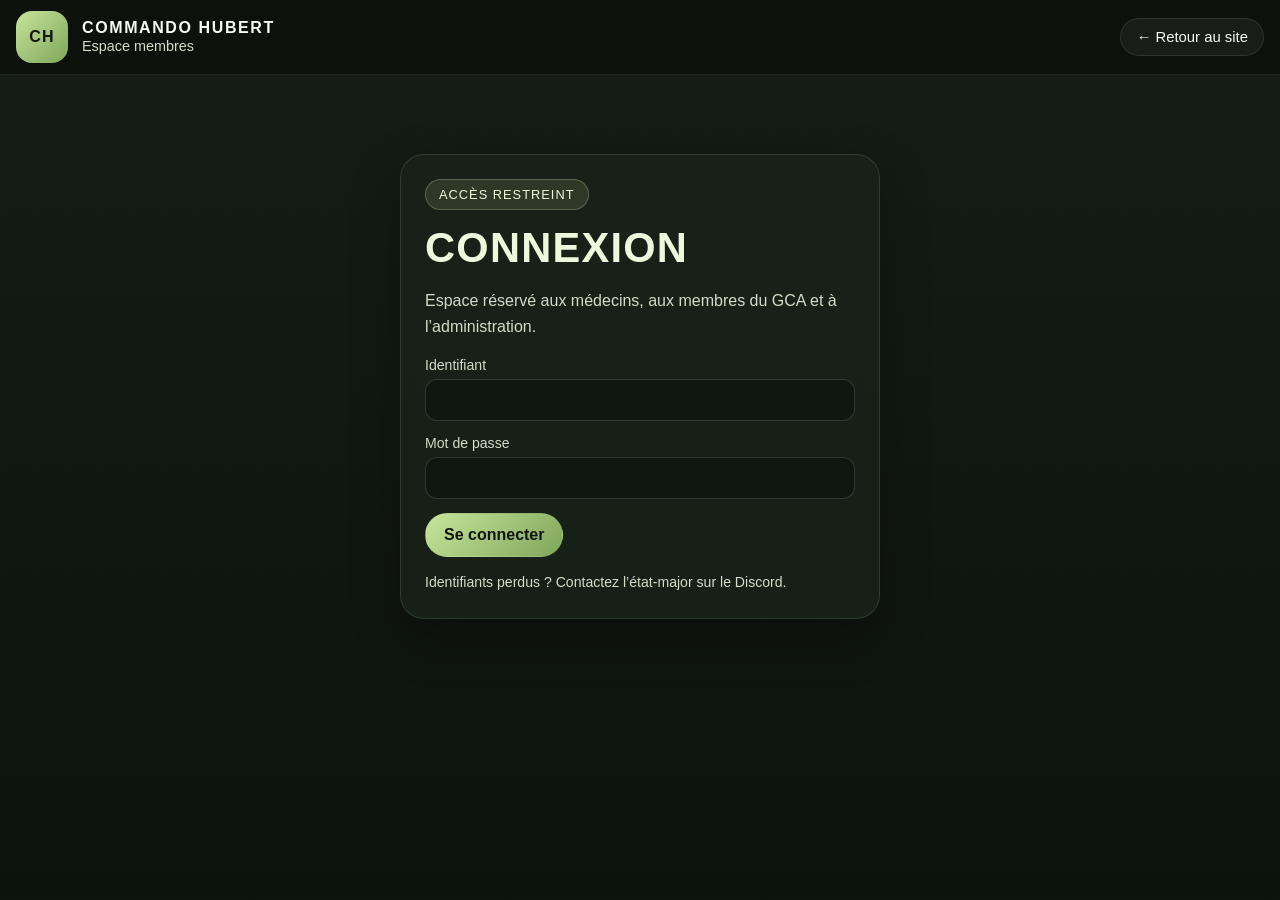
<file: admin.html>
<!DOCTYPE html>
<html lang="fr" class="verrou">
<head>
  <meta charset="UTF-8">
  <meta name="viewport" content="width=device-width, initial-scale=1.0">
  <meta name="robots" content="noindex">
  <title>Administration — Tutos | Commando Hubert</title>
  <link rel="stylesheet" href="assets/espace.css">
  <script src="assets/comptes.js"></script>
  <script src="assets/auth.js"></script>
  <script>Auth.exiger("admin");</script>
</head>
<body>

  <header class="topbar">
    <div class="container topbar-inner">
      <a href="index.html" class="brand">
        <div class="brand-mark">CH</div>
        <div class="brand-text">
          <strong>Commando Hubert</strong>
          <span>Administration</span>
        </div>
      </a>
      <nav class="nav" id="navEspace"></nav>
    </div>
  </header>

  <main class="container">
    <div class="entete-page">
      <div>
        <span class="eyebrow">🛠️ administration — réservé aux Game Masters et à l’état-major</span>
        <h1>Tutos & procédures</h1>
        <p>Tout ce qu’il faut savoir pour animer, administrer et faire vivre le serveur. Choisissez un tuto ; son sommaire permet d’aller droit à une section.</p>
      </div>
      <!-- Les onglets sont générés à partir des <section class="tuto"> ci-dessous. -->
      <div class="onglets" role="tablist" id="onglets"></div>
    </div>

    <div class="tuto-grille">
      <aside class="panel sommaire" aria-label="Sommaire du tuto">
        <h2>Sommaire</h2>
        <ol id="sommaire"></ol>
        <span class="maj" id="maj"></span>
        <div class="actions">
          <button class="btn btn-secondary btn-petit" type="button" id="btnImprimer">🖨️ Imprimer ce tuto</button>
        </div>
      </aside>

      <!-- ===================================================================
           Pour ajouter un tuto : copier une <section class="tuto"> entière,
           changer son id (tuto-xxx), data-titre, data-ico et data-maj (AAAA-MM-JJ),
           puis donner un id unique à chaque <h2> (il sert de lien : admin.html#xxx-yyy).
           Onglets et sommaire se mettent à jour tout seuls.
           =================================================================== -->

      <!-- ======================= GAME MASTER ======================= -->
      <section class="tuto panel" id="tuto-gm" data-titre="Game Master" data-ico="🎮" data-maj="2026-11-08">

        <h2 id="gm-role">Le rôle du GM sur Commando Hubert</h2>
        <p class="intro">Le Game Master (GM) est le metteur en scène de l’opération : il prépare le terrain, anime l’ennemi, fait monter la pression et arbitre. Il n’est ni un joueur ni un adversaire : son but est que les joueurs vivent une OPEX crédible, pas de les battre.</p>
        <div class="cartes">
          <div class="carte"><b>Avant l’OPEX</b><span>Lire le brief du commandant d’opération, préparer les positions ennemies, les véhicules, le respawn et vérifier les budgets.</span></div>
          <div class="carte"><b>Pendant</b><span>Rester invisible, suivre la radio, doser les vagues, réagir aux initiatives des joueurs sans casser leur plan.</span></div>
          <div class="carte"><b>Après</b><span>Nettoyer les entités, noter les prises et pertes de zones pour le front, participer au débrief.</span></div>
        </div>
        <ul>
          <li><strong>Le RP prime</strong> : une embuscade bien placée vaut mieux que trois escouades spawnées à 50 m des joueurs.</li>
          <li><strong>Jamais de « deus ex machina »</strong> : pas de foudre, de téléportation ou de soin miracle sans raison RP (sauf bug ou sécurité).</li>
          <li><strong>Un seul GM pilote</strong> ; un second peut assister (reco, logistique) mais ne spawne pas sans accord.</li>
          <li><strong>Discrétion</strong> : les commandes et la caméra GM ne doivent pas trahir l’ennemi (pas de lampe GM en vue des joueurs, ne pas « survoler » bruyamment une position).</li>
        </ul>

        <h2 id="gm-acces">Accéder au Game Master sur le serveur</h2>
        <ol>
          <li>Une fois connecté sur le serveur, ouvrir le chat avec <kbd>/</kbd> (ou la touche de chat de vos contrôles).</li>
          <li>Taper <code>#login motdepasse</code> puis <kbd>Entrée</kbd>. Le mot de passe admin est différent du mot de passe du serveur : demandez-le à l’état-major, ne l’écrivez jamais sur le Discord ni ici.</li>
          <li>Appuyer sur <kbd>Échap</kbd> : une entrée <strong>Game Master</strong> apparaît dans le menu de pause. La sélectionner ouvre l’interface.</li>
          <li>Pour revenir à votre soldat : <kbd>Échap</kbd> puis quitter le Game Master. Pour rendre les droits : <code>#logout</code>.</li>
        </ol>
        <div class="note astuce">💡 Les commandes qui commencent par <code>#</code> sont traitées par le serveur et ne sont pas diffusées aux autres joueurs. En cas de doute sur vos droits, tapez <code>#roles</code>.</div>
        <div class="note attention">⚠️ <strong>Ne restez pas connecté en admin « par confort ».</strong> Un GM qui joue en même temps fausse le RP et un <code>#restart</code> ou un <kbd>Suppr</kbd> malheureux peut effacer une opération entière.</div>

        <h2 id="gm-commandes">Commandes d’administration</h2>
        <p>Toutes se tapent dans le chat. <code>playerId</code> est le numéro affiché par <code>#players</code>.</p>
        <div class="defilant">
        <table>
          <thead><tr><th>Commande</th><th>Effet</th></tr></thead>
          <tbody>
            <tr><td><code>#login motdepasse</code></td><td>Devenir administrateur (Game Master, kick, ban…).</td></tr>
            <tr><td><code>#logout</code></td><td>Rendre les droits d’administration.</td></tr>
            <tr><td><code>#roles</code></td><td>Afficher vos rôles et droits actuels.</td></tr>
            <tr><td><code>#id</code></td><td>Afficher votre propre numéro de joueur.</td></tr>
            <tr><td><code>#players</code></td><td>Lister les joueurs connectés avec leur numéro.</td></tr>
            <tr><td><code>#kick playerId</code></td><td>Éjecter un joueur (il peut revenir).</td></tr>
            <tr><td><code>#ban create playerId durée motif</code></td><td>Bannir. <code>durée</code> en secondes, <code>0</code> = définitif ; le motif est facultatif. Un joueur absent se bannit par son <code>identityId</code>.</td></tr>
            <tr><td><code>#ban remove identityId</code></td><td>Lever un bannissement.</td></tr>
            <tr><td><code>#ban list</code></td><td>Lister les bannissements (10 par page : <code>#ban list 2</code>).</td></tr>
            <tr><td><code>#restart</code></td><td>Relancer le scénario, joueurs connectés conservés. <strong>Efface tout ce qui a été placé.</strong></td></tr>
            <tr><td><code>#shutdown</code></td><td>Arrêter le serveur et déconnecter tout le monde.</td></tr>
          </tbody>
        </table>
        </div>
        <p>Rappel du règlement : avertissement, kick ou ban selon la gravité des faits. Pensez à noter chaque sanction sur le Discord de l’état-major (joueur, motif, durée) pour que tout le monde soit au courant.</p>

        <h2 id="gm-interface">L’interface du Game Master</h2>
        <h3>Caméra</h3>
        <ul>
          <li><kbd>Z</kbd><kbd>Q</kbd><kbd>S</kbd><kbd>D</kbd> : déplacer la caméra ; <strong>clic droit maintenu + souris</strong> : tourner.</li>
          <li>Monter / descendre : touches dédiées dans <em>Options → Contrôles → Game Master</em> (le wiki Bohemia indique Q et Z sur clavier QWERTY ; vérifiez votre disposition AZERTY).</li>
          <li><kbd>M</kbd> : carte, pour se repérer et déplacer la caméra ou une sélection à l’autre bout du terrain.</li>
          <li><kbd>I</kbd> : masquer / afficher l’interface (pratique pour observer ou faire une capture).</li>
          <li><kbd>L</kbd> : lampe de la caméra, visible du GM seulement, de nuit.</li>
        </ul>
        <h3>Les panneaux</h3>
        <ul>
          <li><strong>Barre d’outils</strong> (en haut) : visite guidée (icône chapeau d’étudiant), <em>Nettoyer les entités détruites</em> (libère le budget des morts et des épaves), carte, retour en jeu.</li>
          <li><strong>Navigateur d’entités</strong> <kbd>Tab</kbd> : tout ce qui se place. Filtres par faction, type, rôle, trait et contenu (jeu de base / mods). <kbd>R</kbd> remet les filtres à zéro, <kbd>Échap</kbd> ferme.</li>
          <li><strong>Propriétés du scénario</strong> (maintenir <kbd>V</kbd>) : factions jouables, points d’apparition, objectifs, heure, météo, respawn (détails plus bas).</li>
          <li><strong>Propriétés d’une entité</strong> : double-clic (ou clic droit → <em>Modifier les propriétés</em>) : santé, carburant, munitions, faction, comportement…</li>
        </ul>
        <h3>Les budgets</h3>
        <p>En bas à droite du navigateur d’entités, quatre jauges limitent ce que le serveur peut supporter : <strong>Objets</strong> (décors et compositions), <strong>IA</strong> (soldats contrôlés par l’ordinateur), <strong>Véhicules</strong> et <strong>Systèmes</strong> (points de respawn, objectifs, arsenaux…). À 100 % d’une jauge, rien de ce type ne peut plus être placé tant qu’on n’a pas supprimé ou nettoyé. Les autres jauges restent utilisables.</p>
        <div class="note astuce">💡 Faites <em>Nettoyer les entités détruites</em> après chaque phase : les morts et les épaves continuent de compter dans les budgets et pèsent sur les performances du serveur.</div>

        <h2 id="gm-placer">Placer, déplacer, modifier</h2>
        <div class="defilant">
        <table>
          <thead><tr><th>Action</th><th>Comment</th></tr></thead>
          <tbody>
            <tr><td>Placer une entité</td><td><kbd>Tab</kbd>, choisir, puis <strong>clic gauche</strong> sur le terrain. <kbd>Ctrl</kbd> + clic : placer et en enchaîner d’autres.</td></tr>
            <tr><td>Orienter</td><td>Maintenir <kbd>Maj</kbd> en bougeant la souris, avant ou après le placement.</td></tr>
            <tr><td>Hauteur</td><td>Maintenir <kbd>Alt</kbd> en bougeant la souris (étages, toits, aéronefs).</td></tr>
            <tr><td>Annuler un placement</td><td><strong>Clic droit</strong> pendant le placement.</td></tr>
            <tr><td>Sélectionner</td><td>Clic, ou rectangle de sélection. Cliquer l’icône d’un groupe sélectionne tout le groupe.</td></tr>
            <tr><td>Déplacer</td><td>Glisser-déposer la sélection. Fonctionne aussi depuis la carte <kbd>M</kbd>.</td></tr>
            <tr><td>Dupliquer</td><td>Clic droit → <em>Placer à nouveau</em>.</td></tr>
            <tr><td>Supprimer</td><td><kbd>Suppr</kbd> ou clic droit → <em>Supprimer</em>. <kbd>Fin</kbd> : neutraliser (tuer / détruire) sans supprimer.</td></tr>
            <tr><td>Placer ou téléporter son soldat</td><td><kbd>Espace</kbd> : s’il n’existe pas, le navigateur propose un fantassin ; s’il est vivant, il est téléporté sous le curseur.</td></tr>
          </tbody>
        </table>
        </div>
        <h3>Menu contextuel (clic droit sur une entité)</h3>
        <ul>
          <li><strong>Soigner</strong> (santé à 100 %), <strong>Réapprovisionner</strong> (chargeurs et munitions), <strong>Refaire le plein</strong> (véhicules).</li>
          <li><strong>Déclencher un saignement</strong> : le soldat doit se bander — utile pour un exercice médic.</li>
          <li><strong>Mettre le feu / Éteindre</strong>, <strong>Foudre</strong> (détruit la cible : à réserver aux bugs, jamais sur un joueur).</li>
          <li><strong>Prendre le contrôle</strong> d’une IA : parler à la radio en tant qu’ennemi, conduire un véhicule, jouer un PNJ (informateur, officier capturé).</li>
          <li><strong>Modifier les propriétés</strong> : un mort ou une épave ne se « ressuscitent » pas ainsi ; placez une nouvelle entité.</li>
        </ul>

        <h2 id="gm-ia">Diriger l’IA</h2>
        <p>Un groupe se compose d’un chef et de ses soldats. Clic droit sur un soldat → <em>Nouveau groupe</em> pour le détacher, ou faites-le glisser sur un autre groupe pour l’y rattacher. Sélectionnez un groupe puis donnez-lui un point de passage (waypoint) :</p>
        <div class="defilant">
        <table>
          <thead><tr><th>Ordre</th><th>Raccourci</th><th>Comportement</th></tr></thead>
          <tbody>
            <tr><td>Déplacement</td><td><kbd>Alt</kbd>+<kbd>1</kbd></td><td>Rejoint le point en combattant ce qu’il croise ; terminé quand le chef arrive.</td></tr>
            <tr><td>Déplacement forcé</td><td><kbd>Alt</kbd>+<kbd>2</kbd></td><td>Ignore les ennemis en chemin : pour une colonne qui doit arriver coûte que coûte.</td></tr>
            <tr><td>Déplacement détendu</td><td><kbd>Alt</kbd>+<kbd>3</kbd></td><td>Marche, armes baissées : patrouilles de routine, ambiance avant l’assaut.</td></tr>
            <tr><td>Recherche et destruction</td><td><kbd>Alt</kbd>+<kbd>4</kbd></td><td>Ratisse la zone jusqu’à ce qu’il ne reste plus d’hostiles.</td></tr>
            <tr><td>Défendre</td><td><kbd>Alt</kbd>+<kbd>5</kbd></td><td>Tient la position, ne se termine jamais tout seul.</td></tr>
            <tr><td>Monter à bord</td><td><kbd>Alt</kbd>+<kbd>6</kbd></td><td>Embarque dans le véhicule disponible le plus proche.</td></tr>
          </tbody>
        </table>
        </div>
        <ul>
          <li>Les points de passage sont des <strong>ordres à l’IA</strong>, pas des objectifs de faction : l’IA ignore les objectifs du scénario.</li>
          <li>Enchaînez plusieurs points pour un itinéraire ; le dernier <em>Défendre</em> fixe la position finale.</li>
          <li>Pour une contre-attaque crédible : une colonne en <em>Déplacement forcé</em> jusqu’à 400–600 m, puis <em>Recherche et destruction</em> sur la zone.</li>
          <li>Spawnez l’ennemi <strong>hors de vue</strong> (derrière une crête, dans un bois, à l’intérieur d’un bâtiment) et en avance : l’IA a besoin de quelques secondes pour se mettre en place.</li>
        </ul>

        <h2 id="gm-joueurs">Gérer les joueurs</h2>
        <ul>
          <li><strong>Téléporter un joueur</strong> : sélectionner le joueur, puis <em>Téléporter le joueur</em> dans son menu (ou glisser-déposer). À réserver aux blocages (joueur coincé, bug de spawn).</li>
          <li><strong>Soigner / réapprovisionner</strong> un joueur : uniquement pour corriger un bug, jamais pour « sauver » une escouade — c’est le rôle des médics et de la logistique.</li>
          <li><strong>Neutraliser</strong> un joueur : seulement si l’état-major impose une mort RP ou en cas de triche flagrante.</li>
          <li><strong>Respawn</strong> : dans les propriétés du scénario (<kbd>V</kbd>), activer la réapparition, le délai et l’option « près des opérateurs radio ». Annoncez les règles de respawn au brief.</li>
          <li><strong>Avec le mod maison</strong> : <code>#gm aller &lt;joueur&gt;</code> amène votre caméra sur lui, <code>#gm gel on</code> fige tout le monde pour un briefing, <code>#gm info &lt;joueur&gt;</code> donne sa position (voir <a href="#gmtools">GM Tools</a>).</li>
        </ul>
        <div class="note attention">⚠️ <strong>Retirer une faction jouable tue instantanément tous les joueurs qui lui sont assignés.</strong> Ne touchez pas aux factions pendant une opération.</div>

        <h2 id="gm-scenario">Réglages du scénario (maintenir V)</h2>
        <div class="cartes">
          <div class="carte"><b>Factions</b><span>Factions jouables, leurs points d’apparition et leurs objectifs. Les objectifs servent aux joueurs ; l’IA les ignore.</span></div>
          <div class="carte"><b>Heure et date</b><span>Heures rapides (05:45, 08:52, 12:00, 20:12, 22:06, 00:00) ou curseur par pas de 15 min. Écoulement du temps 0,1× à 12× (1× par défaut).</span></div>
          <div class="carte"><b>Météo</b><span>Automatique ou forcée : dégagé, nuageux, couvert, pluie, brouillard. Le brouillard change tout pour une infiltration.</span></div>
          <div class="carte"><b>Vent</b><span>Automatique ou forcé : 0 à 15 m/s, huit directions. À prendre en compte pour l’aéro et les fumigènes.</span></div>
          <div class="carte"><b>Respawn</b><span>Activation, délai, apparition près des opérateurs radio.</span></div>
          <div class="carte"><b>Musique</b><span>Musique d’ambiance pour tout le serveur : coupez-la en OPEX sérieuse.</span></div>
        </div>
        <p>Changer l’heure ou la météo en pleine opération se voit : faites-le avant le lancement ou pendant une pause RP, et avec parcimonie.</p>

        <h2 id="gm-checklist">Checklist d’une OPEX</h2>
        <h3>J-1 / avant le lancement</h3>
        <ol>
          <li>Lire l’ordre d’opération du commandant : objectif, zone, effectif, moyens, horaire.</li>
          <li>Vérifier la <a href="#front-principe">situation du front</a> : la zone visée, son état, les zones voisines ennemies (c’est de là que vient la contre-attaque).</li>
          <li>Préparer les positions ennemies hors de vue, les véhicules, les points de respawn, l’heure et la météo.</li>
          <li>Garder au moins 30 % de budget IA et véhicules pour réagir en cours d’opération.</li>
          <li>Tester le respawn et l’arsenal avec un joueur de l’état-major avant d’ouvrir le serveur.</li>
        </ol>
        <h3>Pendant</h3>
        <ol>
          <li>Suivre la radio de commandement : adaptez l’ennemi au plan des joueurs, ne contrez pas chaque idée.</li>
          <li>Rythme en trois temps : approche calme → contact → contre-attaque ou extraction sous pression.</li>
          <li>Une vague à la fois ; nettoyer les entités détruites entre deux vagues.</li>
          <li>Noter dans le chat GM ou un bloc-notes : heure des prises, pertes, événements marquants (pour le journal du front).</li>
        </ol>
        <h3>Après</h3>
        <ol>
          <li>Nettoyer tout ce qui reste (IA, véhicules, objets) pour la session suivante.</li>
          <li>Mettre à jour le <a href="#front-publier">front dynamique</a> si une zone a changé de camp.</li>
          <li>Débrief avec le commandant : ce qui a marché, ce qui est à corriger côté GM.</li>
        </ol>
        <h3>Erreurs classiques</h3>
        <ul>
          <li>Spawner en vue des joueurs ou dans leur dos sans logique RP.</li>
          <li>Sur-spawner : plus de budget, serveur qui rame, joueurs épuisés.</li>
          <li>Oublier de désactiver la lampe GM ou l’interface avant de reprendre son soldat.</li>
          <li>Changer l’heure ou la météo brutalement.</li>
          <li>Faire un <code>#restart</code> en croyant « recharger la mission ».</li>
        </ul>

        <h2 id="gm-mods">Mods du serveur utiles au GM</h2>
        <div class="defilant">
        <table>
          <thead><tr><th>Mod</th><th>Ce qu’il apporte au GM</th><th>Points d’attention</th></tr></thead>
          <tbody>
            <tr><td><a href="#gmtools">C-HUBERT GM Tools</a> (mod maison)</td><td>Commandes <code>#gm …</code> : messages et objectifs aux joueurs, ordres à l’IA autour de la caméra, effets (explosions, fumées, sirène), voix depuis la caméra, gel des joueurs, bans et expulsions.</td><td>Les effets utilisent les vraies munitions ; un ordre IA remplace les points de passage du groupe.</td></tr>
          </tbody>
        </table>
        </div>
        <div class="note chantier">🚧 <strong>À compléter</strong> avec les autres mods installés sur le serveur et ce qu’ils changent pour le GM (menus, entités supplémentaires, raccourcis).</div>
        <p>Rappel : dans le navigateur d’entités, le filtre <em>Contenu</em> permet d’afficher uniquement les entités issues des mods.</p>
      </section>

      <!-- ======================= GM TOOLS ======================= -->
      <section class="tuto panel" id="tuto-gmtools" data-titre="GM Tools" data-ico="🧰" data-maj="2026-11-08" hidden>

        <h2 id="gmtools-principe">C-HUBERT GM Tools : le principe</h2>
        <p class="intro">Le mod maison du serveur donne au GM des commandes de chat pour parler aux joueurs, diriger l’IA, déclencher des effets et administrer, sans quitter sa caméra. Tout se tape dans le chat du jeu, avec le <code>#</code> devant.</p>
        <div class="cartes">
          <div class="carte"><b>Syntaxe</b><span><code>[ ]</code> = facultatif, <code>&lt; &gt;</code> = obligatoire.</span></div>
          <div class="carte"><b>Désigner un joueur</b><span>Par son id ou un morceau de son pseudo. <code>#gm joueurs</code> donne la liste.</span></div>
          <div class="carte"><b>Un trou de mémoire ?</b><span><code>#gm aide</code> rappelle toutes les commandes en jeu.</span></div>
          <div class="carte"><b>Depuis la caméra</b><span>Beaucoup de commandes agissent autour de la caméra d’éditeur (rayon) ou juste en dessous (effets, voix).</span></div>
        </div>

        <h2 id="gmtools-messages">Messages</h2>
        <div class="defilant">
        <table>
          <thead><tr><th>Commande</th><th>Effet</th></tr></thead>
          <tbody>
            <tr><td><code>#annonce [durée] texte</code></td><td>Message à tous, en pop-up avec son. Durée en secondes (3 à 120, 10 par défaut).</td></tr>
            <tr><td><code>#gm faction &lt;clé&gt; [durée] texte</code></td><td>À une faction (<code>#gm factions</code> pour les clés).</td></tr>
            <tr><td><code>#gm mp &lt;joueur&gt; texte</code></td><td>Message privé.</td></tr>
            <tr><td><code>#gm groupe &lt;joueur&gt; [durée] texte</code></td><td>À tout le groupe de ce joueur.</td></tr>
            <tr><td><code>#gm zone &lt;rayon&gt; [durée] texte</code></td><td>Aux joueurs à moins de <code>rayon</code> m de votre caméra.</td></tr>
            <tr><td><code>#gm qg [faction] texte</code></td><td>Message radio du QG.</td></tr>
            <tr><td><code>#gm dire &lt;nom&gt;</code></td><td>Message tout prêt (<code>#gm dire</code> seul : la liste).</td></tr>
            <tr><td><code>#gm objectif [faction] texte</code> / <code>#gm objectif off</code></td><td>Objectif qui reste à l’écran, aussi pour ceux qui arrivent après.</td></tr>
            <tr><td><code>#gm chrono &lt;minutes&gt; [texte]</code> / <code>#gm chrono off</code></td><td>Compte à rebours visible par tous.</td></tr>
            <tr><td><code>#gm fin &lt;victoire|echec&gt; [texte]</code></td><td>Écran « Mission accomplie / échouée ». La partie continue.</td></tr>
          </tbody>
        </table>
        </div>
        <div class="note astuce">💡 Exemples : <code>#annonce 20 Briefing au PC dans 5 min</code> · <code>#gm faction FIA Renforts par le nord</code> · <code>#gm chrono 10 Exfiltration</code></div>

        <h2 id="gmtools-joueurs">Joueurs</h2>
        <div class="defilant">
        <table>
          <thead><tr><th>Commande</th><th>Effet</th></tr></thead>
          <tbody>
            <tr><td><code>#gm joueurs</code> / <code>#gm factions</code></td><td>Listes des joueurs et des factions.</td></tr>
            <tr><td><code>#gm info &lt;joueur&gt;</code></td><td>Faction, groupe, état, grille, distance à votre caméra.</td></tr>
            <tr><td><code>#gm appels</code></td><td>Les derniers appels des joueurs (côté joueur : <code>#appelgm texte</code>).</td></tr>
            <tr><td><code>#gm aller [joueur]</code></td><td>Votre caméra d’éditeur va sur ce joueur (sans nom : sur le dernier appel).</td></tr>
            <tr><td><code>#gm gel on [faction]</code> / <code>#gm gel off</code></td><td>Bloque déplacement et tir (briefing, cinématique). Les GM ne sont pas gelés.</td></tr>
          </tbody>
        </table>
        </div>
        <div class="note astuce">💡 Rappelez aux joueurs la commande <code>#appelgm texte</code> : un appel, puis <code>#gm aller</code> vous amène directement sur eux.</div>

        <h2 id="gmtools-voix">Voix (dans l’éditeur)</h2>
        <p>En caméra, vous parlez et entendez depuis la caméra, portée 10 m. Caméra haute : la voix part du sol juste en dessous.</p>
        <div class="defilant">
        <table>
          <thead><tr><th>Commande</th><th>Effet</th></tr></thead>
          <tbody>
            <tr><td><code>#gm micro muet</code> / <code>#gm micro camera</code></td><td>Écouter sans parler, puis rallumer. La radio marche toujours.</td></tr>
            <tr><td><code>#gm ecoute &lt;joueur&gt;</code> / <code>#gm ecoute off</code></td><td>Entendre ce qu’entend ce joueur (micro coupé pendant l’écoute).</td></tr>
          </tbody>
        </table>
        </div>
        <div class="note attention">⚠️ Caméra à 10 m d’une escouade = les joueurs vous entendent. Passez en <code>#gm micro muet</code> avant de vous approcher.</div>

        <h2 id="gmtools-ia">IA</h2>
        <p>Les ordres s’appliquent aux groupes IA dans un rayon autour de votre caméra : 200 m par défaut, <code>tous</code> = toute la carte. Un ordre remplace les points de passage du groupe.</p>
        <div class="defilant">
        <table>
          <thead><tr><th>Commande</th><th>Effet</th></tr></thead>
          <tbody>
            <tr><td><code>#gm ia difficulte &lt;facile|normal|veteran|expert|libre&gt;</code></td><td>Toutes les IA, présentes et futures.</td></tr>
            <tr><td><code>#gm ia tir &lt;libre|riposte|halte&gt; [rayon]</code></td><td>Tir à volonté, riposte seulement, halte au feu. Sans rayon : toutes.</td></tr>
            <tr><td><code>#gm ia attaque [rayon]</code></td><td>Les groupes attaquent la position de votre caméra.</td></tr>
            <tr><td><code>#gm ia defense [rayon]</code></td><td>Ils tiennent leur position.</td></tr>
            <tr><td><code>#gm ia patrouille [rayon] [rayon de patrouille]</code></td><td>Patrouille autonome (150 m par défaut).</td></tr>
            <tr><td><code>#gm ia deplacement [rayon]</code></td><td>Ils rejoignent votre caméra.</td></tr>
            <tr><td><code>#gm ia recherche [rayon]</code></td><td>Recherche et destruction autour de votre caméra.</td></tr>
            <tr><td><code>#gm ia stop [rayon]</code></td><td>Ils attendent sur place.</td></tr>
            <tr><td><code>#gm ia liste [rayon]</code></td><td>Groupes IA dans le rayon.</td></tr>
          </tbody>
        </table>
        </div>
        <div class="note astuce">💡 Embuscade : <code>#gm ia tir halte 300</code>, puis au signal <code>#gm ia attaque 300</code>.</div>

        <h2 id="gmtools-effets">Effets</h2>
        <p><code>#gm effet &lt;type&gt; [délai en s]</code> déclenche l’effet au sol, sous votre caméra.</p>
        <div class="defilant">
        <table>
          <thead><tr><th>Type</th><th>Effet</th></tr></thead>
          <tbody>
            <tr><td><code>explosion</code></td><td>Explosion de C4.</td></tr>
            <tr><td><code>grenade</code> / <code>grenade_est</code></td><td>Grenade (ouest / est).</td></tr>
            <tr><td><code>obus</code></td><td>Obus de mortier 81.</td></tr>
            <tr><td><code>fumee</code> / <code>fumee_est</code> / <code>fumee_obus</code></td><td>Fumigène (ouest / est) ou obus fumigène.</td></tr>
            <tr><td><code>sirene</code></td><td>Sirène.</td></tr>
          </tbody>
        </table>
        </div>
        <div class="note attention">⚠️ Ce sont les vraies munitions du jeu : les explosions blessent et tuent. Vérifiez ce qu’il y a sous la caméra, et utilisez le délai pour vous éloigner.</div>

        <h2 id="gmtools-admin">Admins seulement</h2>
        <div class="defilant">
        <table>
          <thead><tr><th>Commande</th><th>Effet</th></tr></thead>
          <tbody>
            <tr><td><code>#gm ban &lt;joueur&gt;</code></td><td>Bannit un joueur connecté ou récemment parti (par pseudo).</td></tr>
            <tr><td><code>#gm deban &lt;pseudo&gt;</code></td><td>Retire un ban.</td></tr>
            <tr><td><code>#gm expulser &lt;joueur&gt;</code></td><td>Expulse sans bannir.</td></tr>
            <tr><td><code>#gm bannis</code> / <code>#gm partis</code></td><td>Liste des bannis / derniers partis.</td></tr>
            <tr><td><code>#gm id &lt;joueur&gt;</code></td><td>Identifiant Bohemia, pour les listes admins et staff.</td></tr>
            <tr><td><code>#gm recharger</code></td><td>Relit le fichier de réglages du serveur.</td></tr>
          </tbody>
        </table>
        </div>
        <p>Plus simple : <strong><kbd>Échap</kbd> › Administration</strong> ouvre la fenêtre Joueurs / Bans, avec les boutons Expulser, Bannir et Débannir.</p>

        <h2 id="gmtools-bon-a-savoir">Bon à savoir</h2>
        <ul>
          <li>Tout ce que vous faites est noté dans le journal GM du serveur (et sur Discord si c’est branché).</li>
          <li>Les votes « devenir GM » et « devenir admin » sont désactivés.</li>
          <li>Un GM ou un admin ne peut pas être banni tant qu’il est dans les listes.</li>
        </ul>

        <h2 id="gmtools-h0vi">Ne pas confondre : « GM Tools » du Workshop (H0VI)</h2>
        <p>Un mod du Workshop porte le même nom (<a href="https://reforger.armaplatform.com/workshop/64F10E068D5880A6" target="_blank" rel="noopener">GM Tools, par H0VI</a>). Ses commandes ne fonctionnent que s’il est installé sur le serveur ; elles sont listées ici pour éviter la confusion.</p>
        <div class="defilant">
        <table>
          <thead><tr><th>Commande</th><th>Effet</th></tr></thead>
          <tbody>
            <tr><td><code>#warn &lt;joueur&gt; &lt;message&gt;</code>, <code>#warnall</code>, <code>#warnfaction &lt;faction&gt;</code></td><td>Popup d’avertissement à un joueur, à tous, à une faction.</td></tr>
            <tr><td><code>#tp &lt;joueur&gt;</code></td><td>Amène le joueur (ou son véhicule) près de vous.</td></tr>
            <tr><td><code>#mc &lt;joueur&gt;</code> / <code>#mc -s &lt;cible&gt;</code></td><td>Caméra GM sur le joueur, en suivi ou fixe.</td></tr>
            <tr><td><code>#rank &lt;joueur&gt; [grade]</code> / <code>#rank -all &lt;grade&gt;</code></td><td>Affiche ou change le grade d’un joueur, ou de tous.</td></tr>
            <tr><td><code>#admin &lt;message&gt;</code></td><td>Alerte formatée sur le Discord (webhook).</td></tr>
            <tr><td><code>#garbagesystem</code> / <code>#deleteplaced</code></td><td>Nettoyage des entités suivies / des sacs de sable et barbelés placés.</td></tr>
            <tr><td><code>#endsession [-time &lt;secondes&gt;]</code></td><td>Termine la session, tout de suite ou après un compte à rebours.</td></tr>
            <tr><td><code>#gmtools -status</code> / <code>#gmtools -reload</code></td><td>Fonctions actives / rechargement de la configuration (<code>$profile:/GM_Tools/gm_tools_config.json</code>).</td></tr>
          </tbody>
        </table>
        </div>
      </section>

      <!-- ======================= ÉCONOMIE ======================= -->
      <section class="tuto panel" id="tuto-economie" data-titre="Économie" data-ico="💰" data-maj="2026-11-08" hidden>

        <h2 id="eco-principes">Pourquoi une économie</h2>
        <p class="intro">L’économie donne un prix aux choix tactiques : partir avec un lance-roquettes, demander un blindé ou monter une FOB doit se décider, se préparer et se ravitailler. Elle crée le lien entre les opérations (le <a href="#front-principe">front dynamique</a>), la logistique et le RP.</p>
        <ul>
          <li>Les ressources se <strong>gagnent</strong> par les objectifs et le ravitaillement, pas par le temps de connexion.</li>
          <li>Elles se <strong>dépensent</strong> à l’arsenal, pour les véhicules et pour construire.</li>
          <li>Le GM et l’état-major <strong>arbitrent</strong> : ils ne distribuent pas, ils encadrent.</li>
        </ul>

        <h2 id="eco-ravitaillement">Ravitaillement (supplies) du jeu de base</h2>
        <p>Dans les scénarios de type Conflict, la ressource s’appelle <strong>ravitaillement</strong> (<em>supplies</em>). Elle se stocke dans les bases et les dépôts, et tout ce qui s’y prend ou s’y construit en consomme.</p>
        <ul>
          <li><strong>Arsenal</strong> : chaque équipement a un coût ; prendre un équipement lourd vide le stock de la base.</li>
          <li><strong>Construction</strong> : services d’une base (armurerie, hôpital de campagne, garage, antenne radio…) et fortifications coûtent du ravitaillement.</li>
          <li><strong>Transport</strong> : les camions de ravitaillement chargent dans une base ou un dépôt et déchargent dans une autre — c’est le cœur de la logistique.</li>
          <li><strong>Côté GM</strong> : la quantité de ravitaillement d’une base, d’un dépôt ou d’un camion se règle dans ses <em>propriétés</em> (double-clic sur l’entité). Un arsenal placé par le GM peut aussi être limité ou illimité selon ses propriétés.</li>
        </ul>
        <div class="note astuce">💡 Pour une OPEX, préférez un stock de départ serré et une FOB à ravitailler plutôt qu’un arsenal illimité : la logistique devient une mission à part entière.</div>

        <h2 id="eco-ch">Économie Commando Hubert</h2>
        <div class="note chantier">🚧 <strong>À compléter avec les règles propres au serveur.</strong> Cette section doit répondre à : quelle monnaie ou ressource ? comment on la gagne (solde, primes de mission, objectifs du front, logistique) ? ce qu’elle achète (arsenal, véhicules, FOB, services) ? qui valide une dépense (chef de groupe, état-major) ? où sont les barèmes (tableau, Discord) ?</div>
        <div class="cartes">
          <div class="carte"><b>Gagner</b><span>Objectifs de mission, zones prises et tenues, convois de ravitaillement arrivés à bon port.</span></div>
          <div class="carte"><b>Dépenser</b><span>Arsenal, véhicules, FOB et constructions, services de base.</span></div>
          <div class="carte"><b>Valider</b><span>Les grosses dépenses se demandent à la radio au commandant d’opération ; l’état-major tranche en cas de litige.</span></div>
        </div>
        <div class="defilant">
        <table>
          <thead><tr><th>Action</th><th>Gain / coût</th><th>Qui valide</th></tr></thead>
          <tbody>
            <tr><td>—</td><td>—</td><td>—</td></tr>
          </tbody>
        </table>
        </div>

        <h2 id="eco-gm">Rôle du GM et de l’état-major</h2>
        <ul>
          <li>Le GM <strong>ne remplit pas</strong> un stock vide en pleine opération : il laisse la logistique faire son travail, ou prévoit un convoi ennemi à capturer.</li>
          <li>Toute correction manuelle (bug, perte injustifiée) se note : qui, quand, combien, pourquoi.</li>
          <li><strong>Abus</strong> (duplication, exploitation d’un bug, farming hors RP) : avertissement puis sanction selon le règlement ; le gain indu est retiré.</li>
          <li>Les barèmes changent rarement et toujours par annonce sur le Discord, jamais en cours de session.</li>
        </ul>
      </section>

      <!-- ======================= FRONT DYNAMIQUE ======================= -->
      <section class="tuto panel" id="tuto-front" data-titre="Front dynamique" data-ico="🗺️" data-maj="2026-11-08" hidden>

        <h2 id="front-principe">Le principe</h2>
        <p class="intro">Le front dynamique est la campagne persistante du serveur : la carte est découpée en <strong>zones</strong> (villes, villages, bases, aérodromes, ports, points clés), chacune tenue par un camp — le Commando, l’ennemi ou personne — avec un niveau de contrôle de 0 à 100 %. Ce que les joueurs prennent ou perdent en OPEX reste acquis d’une session à l’autre, et la page d’accueil du site l’affiche en direct.</p>
        <div class="cartes">
          <div class="carte"><b>Zones</b><span>Reliées entre elles par des liaisons. Une liaison entre deux camps opposés forme la ligne de front.</span></div>
          <div class="carte"><b>Opérations</b><span>Assaut des joueurs, contre-attaque de l’IA ou attaque annoncée, avec chronos, vagues et progression.</span></div>
          <div class="carte"><b>FOB</b><span>Une zone avec FOB sert de point de départ et de ravitaillement ; elle se voit sur la carte du site.</span></div>
          <div class="carte"><b>Journal</b><span>Les événements marquants (prise, perte, annonce, vague, mission, FOB, défense) ; le site affiche les 6 derniers.</span></div>
        </div>

        <h2 id="front-cycle">Le cycle de vie d’une zone</h2>
        <ul class="etat-liste">
          <li><span class="pastille">calme</span><span>Rien ne se passe. L’IA tient ses zones à 100 % ; une zone neutre est à 0 %.</span></li>
          <li><span class="pastille jaune">menacée</span><span>Une attaque ennemie est annoncée : le journal prévient, les chronos tournent. Le GM prépare la colonne.</span></li>
          <li><span class="pastille rouge">assaut</span><span>Les joueurs attaquent une zone ennemie ; la progression de la capture monte de 0 à 100.</span></li>
          <li><span class="pastille jaune">fragile</span><span>Prise récente : la zone est à nous mais le contrôle est bas et une contre-attaque est probable.</span></li>
          <li><span class="pastille rouge">contre-attaque</span><span>L’IA revient par vagues (ex. 2/3). Tenir jusqu’à la dernière vague fait passer la zone en sécurisée.</span></li>
          <li><span class="pastille vert">sécurisée</span><span>Zone stabilisée, contrôle élevé. C’est typiquement là que s’installe une FOB.</span></li>
        </ul>
        <p>Une zone prise mais abandonnée (aucun défenseur) peut repasser à l’ennemi : c’est l’événement <em>perte</em> du journal. Les contre-attaques partent des zones ennemies voisines : regardez les liaisons avant de choisir un objectif.</p>

        <h2 id="front-bandeau">Le bandeau « Situation du front » du site</h2>
        <p>En haut de <code>index.html</code>, le bandeau lit un document JSON publié par le serveur de jeu et se met à jour tout seul (toutes les 2 minutes, ou en continu quand la source est une base Firebase). Il affiche le rapport de force, la carte schématique, les opérations en cours, le journal et le tableau de toutes les zones.</p>
        <div class="defilant">
        <table>
          <thead><tr><th>Statut affiché</th><th>Signification</th></tr></thead>
          <tbody>
            <tr><td><span class="pastille vert">En direct</span></td><td>Le document change régulièrement : le serveur publie normalement.</td></tr>
            <tr><td><span class="pastille jaune">Sans nouvelles</span></td><td>Aucun changement depuis 2,5 fois la période annoncée (5 min pour un envoi toutes les 2 min). Le site garde la dernière situation connue.</td></tr>
            <tr><td><span class="pastille rouge">Serveur arrêté</span></td><td>Le serveur a publié <code>serveur.enLigne = false</code> avant de s’arrêter.</td></tr>
            <tr><td><span class="pastille">Démonstration</span></td><td>Le document porte <code>"demo": true</code> (données fictives, horaires rejoués au présent).</td></tr>
          </tbody>
        </table>
        </div>
        <p>Les réglages sont sur la balise <code>&lt;section id="front"&gt;</code> de <code>index.html</code> :</p>
        <ul>
          <li><code>data-source</code> : adresse du flux. En production : <code>https://front-dynamique-default-rtdb.europe-west1.firebasedatabase.app/front.json</code>. Pour revenir à la démonstration : <code>data/front.json</code>.</li>
          <li><code>data-mode</code> : <code>auto</code> (défaut), <code>flux</code> (écoute continue) ou <code>lecture</code> (relecture périodique).</li>
          <li><code>data-intervalle</code> : secondes entre deux relectures (120 par défaut).</li>
        </ul>

        <h2 id="front-publier">Publier la situation</h2>
        <h3>Automatiquement, par le mod</h3>
        <ul>
          <li>Seul le <strong>serveur</strong> publie (<code>Replication.IsServer()</code>) : toutes les 2 minutes et à chaque événement (prise, perte, annonce de contre-attaque), jamais plus d’une fois toutes les 10 s.</li>
          <li>L’adresse de la base et le secret d’écriture sont lus dans un fichier de configuration du serveur (ex. <code>$profile:FrontDynamique/flux.json</code>) : <strong>jamais dans le mod publié sur le Workshop</strong>.</li>
          <li>Le document pèse quelques Ko (20 zones ≈ 8 Ko). Les envois partiels (<code>front/operations.json</code>, <code>front/journal.json</code>) ne remplacent que ce morceau.</li>
          <li>Pas de pseudo de joueur dans le journal public sans son accord.</li>
        </ul>
        <h3>À la main (correction, test, fin de campagne)</h3>
        <ol>
          <li>Récupérer la situation actuelle : ouvrir l’adresse <code>…/front.json</code> dans un navigateur et enregistrer le fichier.</li>
          <li>Modifier ce qu’il faut (camp d’une zone, état, contrôle, journal). Garder <code>"demo": false</code> et mettre <code>"maj"</code> à l’heure actuelle (secondes Unix UTC).</li>
          <li>Renvoyer le document depuis un terminal, avec le secret d’écriture :
            <pre><code>curl -X PUT -d @front.json \
  "https://front-dynamique-default-rtdb.europe-west1.firebasedatabase.app/front.json?auth=&lt;SECRET&gt;"</code></pre></li>
          <li>Recharger la page d’accueil : la nouvelle situation apparaît en quelques secondes.</li>
        </ol>
        <div class="note attention">⚠️ Le secret d’écriture donne la main sur toute la base : il reste chez l’état-major, en message privé, jamais dans un fichier du dépôt GitHub ni sur le Discord.</div>

        <h2 id="front-firebase">La base Firebase</h2>
        <ul>
          <li>Projet <strong>front-dynamique</strong>, Realtime Database en Europe (<code>europe-west1</code>), créée en mode verrouillé.</li>
          <li>Règles : lecture publique du seul nœud <code>front</code>, aucune écriture publique.
            <pre><code>{
  "rules": {
    ".read": false,
    ".write": false,
    "front": { ".read": true }
  }
}</code></pre></li>
          <li>Secret d’écriture : <em>Paramètres du projet → Comptes de service → Database secrets</em>. Bohemia et Google conseillent à terme un compte de service dédié.</li>
          <li>Offre gratuite largement suffisante : quelques Ko toutes les 2 minutes.</li>
        </ul>

        <h2 id="front-format">Format du document (résumé)</h2>
        <p>Le détail complet est dans <code>docs/flux-front.md</code> du dépôt et l’exemple dans <code>data/front.json</code>. Horodatages en secondes Unix UTC (ISO 8601 accepté).</p>
        <div class="defilant">
        <table>
          <thead><tr><th>Champ</th><th>Rôle</th></tr></thead>
          <tbody>
            <tr><td><code>version</code>, <code>demo</code>, <code>maj</code>, <code>intervalle</code></td><td>Version du format (1), mode démonstration, heure de publication, période prévue en secondes.</td></tr>
            <tr><td><code>serveur.enLigne</code>, <code>serveur.joueurs</code>, <code>serveur.joueursMax</code></td><td>État du serveur et joueurs connectés.</td></tr>
            <tr><td><code>campagne.map</code>, <code>campagne.saison</code>, <code>campagne.jour</code></td><td>Ligne de contexte sous le titre du bandeau.</td></tr>
            <tr><td><code>carte.largeur</code>, <code>carte.hauteur</code></td><td>Taille du monde en mètres (sinon déduite des zones).</td></tr>
            <tr><td><code>camps.joueurs.nom</code>, <code>camps.ia.nom</code></td><td>Noms affichés au-dessus du rapport de force.</td></tr>
            <tr><td><code>zones[]</code></td><td><code>id</code>, <code>nom</code>, <code>type</code> (ville, village, base, aerodrome, port, point), <code>x</code>/<code>z</code> en mètres, <code>camp</code> (joueurs, ia, neutre), <code>etat</code>, <code>controle</code> 0–100, <code>fob</code>, <code>voisins[]</code>.</td></tr>
            <tr><td><code>operations[]</code></td><td><code>type</code> (assaut, contre-attaque, attaque), <code>zone</code>, <code>attaquant</code>, <code>etat</code> (annoncee, en-cours), <code>debut</code>/<code>fin</code>, <code>vague</code>/<code>vagues</code>, <code>progression</code>. Les opérations terminées passent au journal.</td></tr>
            <tr><td><code>journal[]</code></td><td><code>t</code>, <code>type</code> (prise, perte, annonce, vague, mission, fob, defense…), <code>camp</code>, <code>zone</code>, <code>texte</code> en français.</td></tr>
          </tbody>
        </table>
        </div>

        <h2 id="front-depannage">Dépannage</h2>
        <div class="defilant">
        <table>
          <thead><tr><th>Symptôme</th><th>Causes probables</th><th>Que faire</th></tr></thead>
          <tbody>
            <tr><td>« Sans nouvelles » alors que le serveur tourne</td><td>Le mod ne publie plus (secret refusé, adresse changée, erreur dans les logs), ou l’horloge <code>maj</code> ne change pas.</td><td>Ouvrir <code>…/front.json</code> dans un navigateur et regarder <code>maj</code> ; chercher <code>[Front]</code> dans les logs du serveur.</td></tr>
            <tr><td>« Serveur arrêté » alors qu’il est en ligne</td><td>Le dernier document envoyé contenait <code>enLigne: false</code> (arrêt brutal puis redémarrage sans nouvelle publication).</td><td>Attendre la prochaine publication ou renvoyer le document à la main.</td></tr>
            <tr><td>Bandeau vide ou « Chargement » sans fin</td><td>JSON invalide, adresse fausse dans <code>data-source</code>, règles Firebase qui bloquent la lecture.</td><td>Ouvrir l’adresse du flux dans le navigateur : elle doit afficher le JSON. Vérifier la règle <code>"front": { ".read": true }</code>.</td></tr>
            <tr><td>Badge « Démonstration » en production</td><td><code>"demo": true</code> dans le document, ou <code>data-source</code> encore sur <code>data/front.json</code>.</td><td>Corriger le document ou l’attribut.</td></tr>
            <tr><td>Une zone est au mauvais camp</td><td>Événement non détecté par le mod.</td><td>Corriger à la main (<a href="#front-publier">publier</a>) et signaler le cas au développement du mod.</td></tr>
          </tbody>
        </table>
        </div>
      </section>

      <!-- ======================= AGENDA ======================= -->
      <section class="tuto panel" id="tuto-agenda" data-titre="Agenda" data-ico="📅" data-maj="2026-11-17" hidden>

        <h2 id="agenda-dispos">Disponibilités des GM</h2>
        <p class="intro">Cliquez sur un jour pour dire si vous pouvez tenir le Game Master : présent, absent ou peut-être, pour toute la journée ou créneau par créneau (matin, après-midi, soirée, nuit). Les réponses de tous les GM s’affichent dans la case du jour et se mettent à jour en direct.</p>

        <!-- Adresse de la base partagée (nœud "agenda" de la base du front). Règles à poser : voir « Configuration de la base ». -->
        <div id="agenda" data-agenda="https://front-dynamique-default-rtdb.europe-west1.firebasedatabase.app/agenda" data-intervalle="60">
          <div class="agenda-pseudo">
            <div class="champ">
              <label for="agendaPseudo">Votre pseudo GM</label>
              <input id="agendaPseudo" list="agendaPseudos" maxlength="24" autocomplete="off" autocapitalize="none" placeholder="ex. Cedric">
              <datalist id="agendaPseudos"></datalist>
            </div>
            <p class="qui" id="agendaQui"></p>
          </div>

          <div class="agenda-barre">
            <div class="actions">
              <button class="btn btn-secondary btn-petit" type="button" id="agendaPrec">‹ Semaine précédente</button>
              <button class="btn btn-secondary btn-petit" type="button" id="agendaAujourdhui">Aujourd’hui</button>
              <button class="btn btn-secondary btn-petit" type="button" id="agendaSuiv">Semaine suivante ›</button>
            </div>
            <span class="periode" id="agendaPeriode"></span>
            <span class="pastille" id="agendaStatut" data-etat="chargement">Connexion…</span>
          </div>
          <p class="note attention" id="agendaMessage" hidden></p>

          <div class="agenda-entete" aria-hidden="true">
            <span>Lun</span><span>Mar</span><span>Mer</span><span>Jeu</span><span>Ven</span><span>Sam</span><span>Dim</span>
          </div>
          <div class="agenda-grille" id="agendaGrille" aria-label="Calendrier des disponibilités"></div>

          <div class="agenda-legende">
            <span class="pastille vert">✔ Présent</span>
            <span class="pastille jaune">? Peut-être</span>
            <span class="pastille rouge">✘ Absent</span>
            <span>« Journée » = toute la journée ; sinon la réponse est donnée par créneau. Les jours passés ne se modifient plus.</span>
          </div>
        </div>

        <h2 id="agenda-fonctionnement">Comment ça marche</h2>
        <ul>
          <li>Le calendrier s’ouvre toujours sur la semaine en cours, le jour actuel en surbrillance, et avance tout seul chaque jour. Les boutons permettent de regarder les semaines suivantes.</li>
          <li>Votre pseudo est mémorisé dans ce navigateur (lettres, chiffres, tiret et souligné, sans accent, 24 caractères maximum). Chaque GM répond sous son propre pseudo : le compte de connexion du site, lui, est commun.</li>
          <li><strong>Toute la journée</strong> : un clic sur Présent, Peut-être ou Absent, et c’est enregistré. <strong>Par créneau</strong> : dans la grille, une réponse par créneau (matin 9h–12h, après-midi 14h–18h, soirée 20h–23h, nuit 23h–2h) ; chaque clic est enregistré aussitôt, recliquer sur le même bouton efface ce créneau. On peut combiner : « Présent » puis « Nuit : absent » donne présent partout sauf la nuit.</li>
          <li>Dans les cases, la ligne « Journée » regroupe ceux qui ont répondu pour toute la journée ; les autres apparaissent sur la ligne de chaque créneau renseigné. Le compteur indique le nombre de GM présents sur au moins un créneau.</li>
          <li>Les réponses sont enregistrées dans la base Firebase du front (nœud <code>agenda</code>) : tout le monde voit les mêmes, depuis n’importe quel appareil.</li>
          <li>Pour corriger : recliquez sur le jour et changez la réponse, ou « Effacer ma réponse » pour tout retirer.</li>
          <li>Pour changer les créneaux (noms, horaires, nombre) : la liste <code>CRENEAUX</code> en haut de <code>assets/agenda.js</code>. Les règles de la base acceptent tout identifiant de créneau en minuscules.</li>
        </ul>

        <h2 id="agenda-config">Configuration de la base (état-major)</h2>
        <p>L’agenda lit et écrit dans la Realtime Database du projet <strong>front-dynamique</strong>, nœud <code>agenda</code>. Pour l’autoriser, remplacer les règles de la base (console Firebase → Realtime Database → onglet Règles → Publier) par :</p>
        <pre><code>{
  "rules": {
    ".read": false,
    ".write": false,
    "front": { ".read": true },
    "agenda": {
      ".read": true,
      "$jour": {
        ".validate": "$jour.matches(/^20[0-9][0-9]-[01][0-9]-[0-3][0-9]$/)",
        "$gm": {
          ".write": true,
          ".validate": "$gm.matches(/^[A-Za-z0-9_-]+$/) && $gm.length <= 24 && ((newData.isString() && (newData.val() == 'present' || newData.val() == 'absent' || newData.val() == 'peut-etre')) || newData.hasChildren())",
          "$creneau": {
            ".validate": "$creneau.matches(/^[a-z-]{1,20}$/) && newData.isString() && (newData.val() == 'present' || newData.val() == 'absent' || newData.val() == 'peut-etre')"
          }
        }
      }
    }
  }
}</code></pre>
        <div class="note attention">⚠️ <strong>Règles déjà publiées avant les créneaux (version de novembre 2026) ?</strong> Il faut les remplacer par celles-ci : les anciennes n’acceptent que les réponses « toute la journée », et une réponse par créneau est refusée (message « écriture par créneau refusée par la base »). Les réponses déjà enregistrées restent valables.</div>
        <ul>
          <li>Le front ne change pas : lecture publique, écriture réservée au mod (avec le secret).</li>
          <li>Pour l’agenda : lecture publique ; écriture sans mot de passe, mais uniquement une date au format AAAA-MM-JJ, un pseudo simple et, soit l’une des trois valeurs <code>present</code>, <code>absent</code>, <code>peut-etre</code> (toute la journée), soit une liste créneau → valeur (identifiant de créneau en minuscules, 20 caractères maximum). Rien d’autre ne peut être écrit.</li>
          <li>C’est le même niveau de protection que l’espace membres : suffisant pour un agenda de disponibilités, pas pour des données sensibles. En cas d’abus, retirer le bloc <code>agenda</code> des règles suffit à tout bloquer.</li>
          <li>Tant que les règles ne sont pas publiées, le statut affiche « Base non configurée pour l’agenda » et les réponses ne s’enregistrent pas.</li>
          <li>Pour utiliser une autre base : changer l’attribut <code>data-agenda</code> du bloc <code>&lt;div id="agenda"&gt;</code> dans <code>admin.html</code>.</li>
        </ul>
      </section>
    </div>
  </main>

  <dialog id="dlgJour">
    <h2 id="titreJour"></h2>
    <p class="muted" style="margin-top:0">Toute la journée :</p>
    <div class="choix-etat">
      <button type="button" data-etat="present">✔ Présent</button>
      <button type="button" data-etat="peut-etre">? Peut-être</button>
      <button type="button" data-etat="absent">✘ Absent</button>
    </div>
    <p class="muted">Ou créneau par créneau (recliquer pour effacer un créneau) :</p>
    <!-- Les lignes sont générées par agenda.js à partir de la liste CRENEAUX. -->
    <div class="creneaux" id="creneauxJour"></div>
    <h3 class="rep-titre">Réponses pour ce jour</h3>
    <div id="reponsesJour"></div>
    <div class="actions">
      <button class="btn btn-danger btn-petit" type="button" id="btnEffacer" hidden>Effacer ma réponse</button>
      <button class="btn btn-secondary" type="button" data-fermer>Fermer</button>
    </div>
  </dialog>

  <script src="assets/agenda.js"></script>
  <script>
    Auth.barre("admin");

    const $ = id => document.getElementById(id);

    // Construit un élément avec du texte (jamais de HTML injecté).
    function el(balise, classe, texte) {
      const e = document.createElement(balise);
      if (classe) e.className = classe;
      if (texte != null) e.textContent = texte;
      return e;
    }

    const tutos = [...document.querySelectorAll("section.tuto")];
    const onglets = $("onglets");
    const sommaire = $("sommaire");
    const idDe = sec => sec.id.replace(/^tuto-/, "");
    const dateFr = iso => {
      const d = new Date(iso + "T12:00:00");
      return isNaN(d) ? iso : new Intl.DateTimeFormat("fr-FR", { day: "numeric", month: "long", year: "numeric" }).format(d);
    };

    /* ---------- Onglets, générés depuis les sections ---------- */
    for (const sec of tutos) {
      const b = el("button", "", sec.dataset.ico + " " + sec.dataset.titre);
      b.type = "button";
      b.setAttribute("role", "tab");
      b.dataset.onglet = idDe(sec);
      b.addEventListener("click", () => {
        ouvrir(idDe(sec));
        history.replaceState(null, "", "#" + idDe(sec));
      });
      onglets.append(b);
    }

    let observateur = null;

    function ouvrir(id) {
      const actif = tutos.find(s => idDe(s) === id) || tutos[0];
      for (const s of tutos) s.hidden = s !== actif;
      onglets.querySelectorAll("button").forEach(b => {
        const on = b.dataset.onglet === idDe(actif);
        b.classList.toggle("actif", on);
        b.setAttribute("aria-selected", on);
      });

      sommaire.textContent = "";
      const titres = [...actif.querySelectorAll("h2")];
      for (const h of titres) {
        const li = el("li");
        const a = el("a", "", h.textContent);
        a.href = "#" + h.id;
        li.append(a);
        sommaire.append(li);
      }
      $("maj").textContent = actif.dataset.maj ? "Mis à jour le " + dateFr(actif.dataset.maj) : "";
      document.title = actif.dataset.titre + " — Administration | Commando Hubert";
      surveiller(titres);
      return actif;
    }

    /* Surligne dans le sommaire la section visible à l'écran. */
    function surveiller(titres) {
      if (observateur) observateur.disconnect();
      if (!("IntersectionObserver" in window)) return;
      const visibles = new Set();
      observateur = new IntersectionObserver(entrees => {
        for (const e of entrees) e.isIntersecting ? visibles.add(e.target) : visibles.delete(e.target);
        const courant = titres.find(h => visibles.has(h)) || titres.filter(h => h.getBoundingClientRect().top < 120).pop();
        sommaire.querySelectorAll("a").forEach(a => a.classList.toggle("actif", !!courant && a.getAttribute("href") === "#" + courant.id));
      }, { rootMargin: "-90px 0px -60% 0px" });
      titres.forEach(h => observateur.observe(h));
    }

    /* admin.html#gm ouvre l'onglet ; admin.html#gm-acces ouvre l'onglet puis descend à la section. */
    function depuisHash() {
      const h = decodeURIComponent(location.hash.slice(1));
      if (h && tutos.some(s => idDe(s) === h)) return ouvrir(h);
      const cible = h && document.getElementById(h);
      const sec = cible && cible.closest("section.tuto");
      if (!sec) return ouvrir(idDe(tutos[0]));
      ouvrir(idDe(sec));
      cible.scrollIntoView({ block: "start" });
    }

    window.addEventListener("hashchange", depuisHash);
    $("btnImprimer").addEventListener("click", () => window.print());
    depuisHash();
  </script>
</body>
</html>
</file>
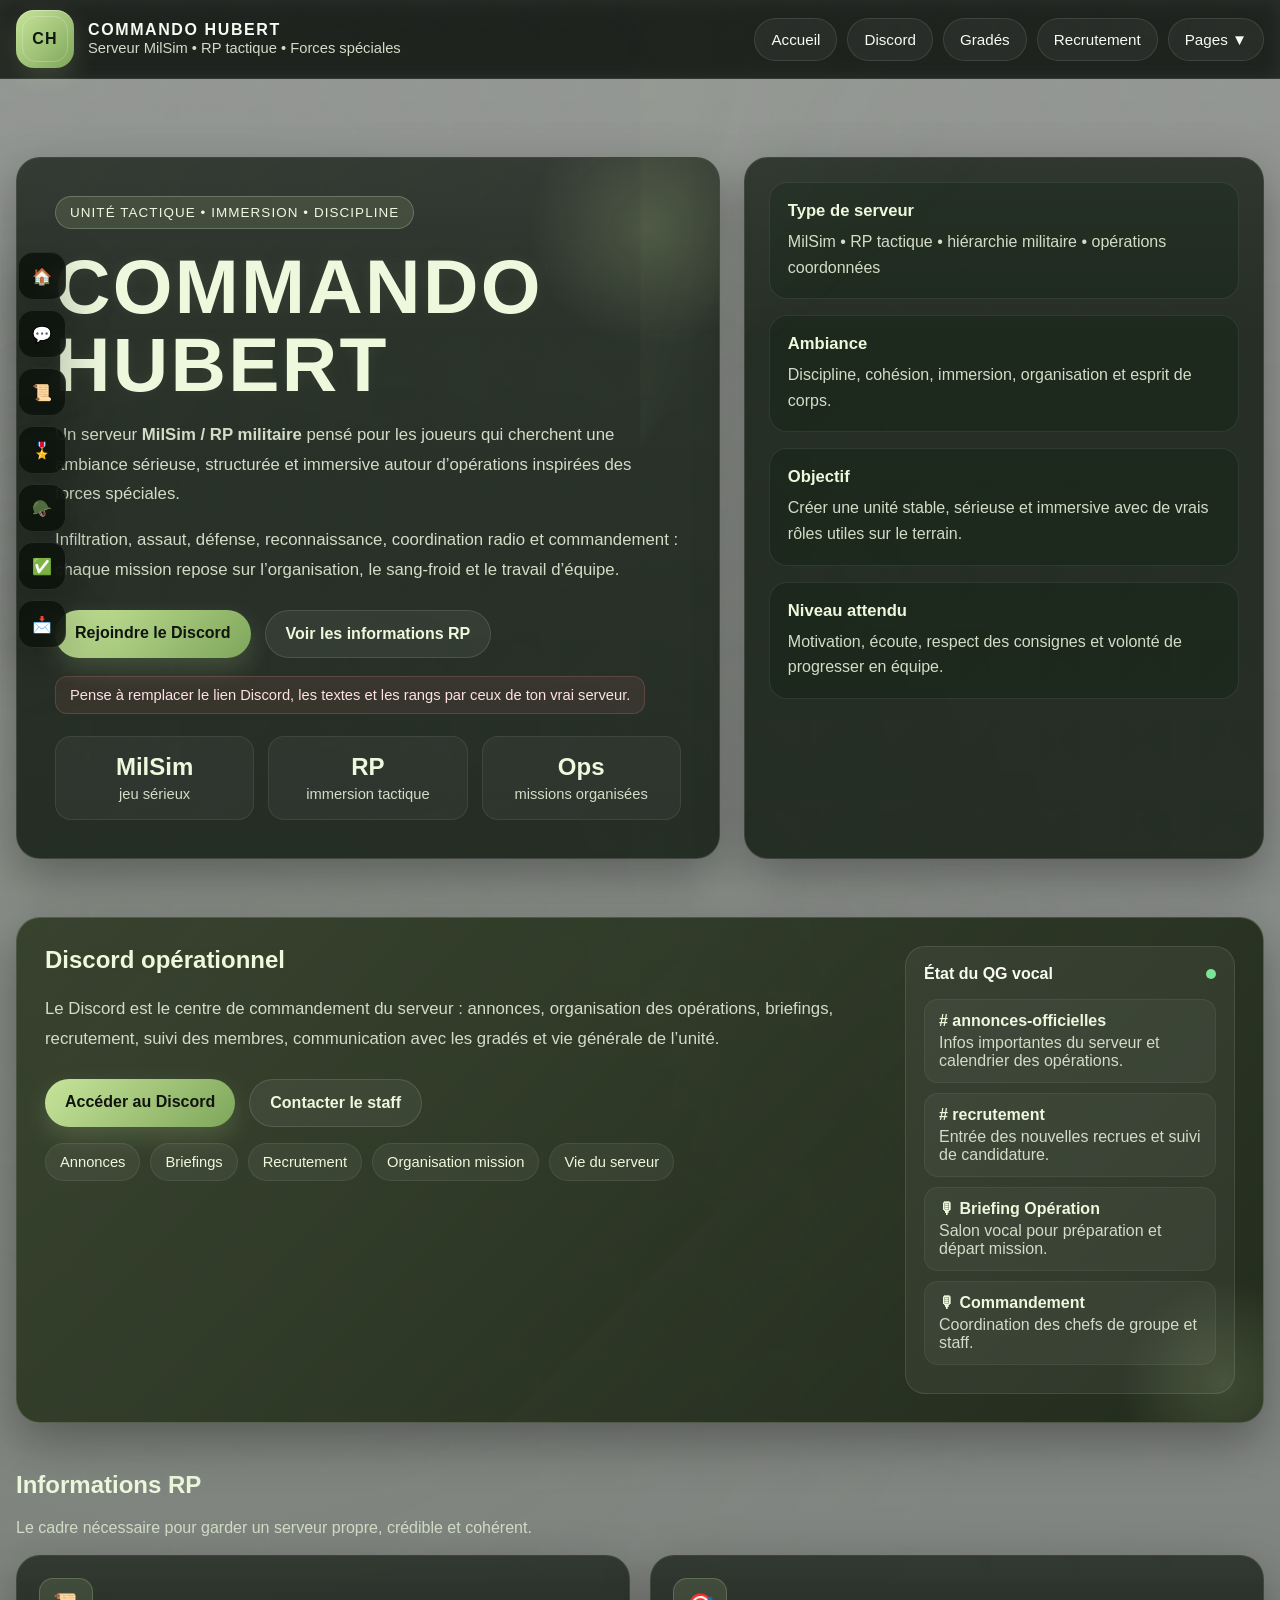
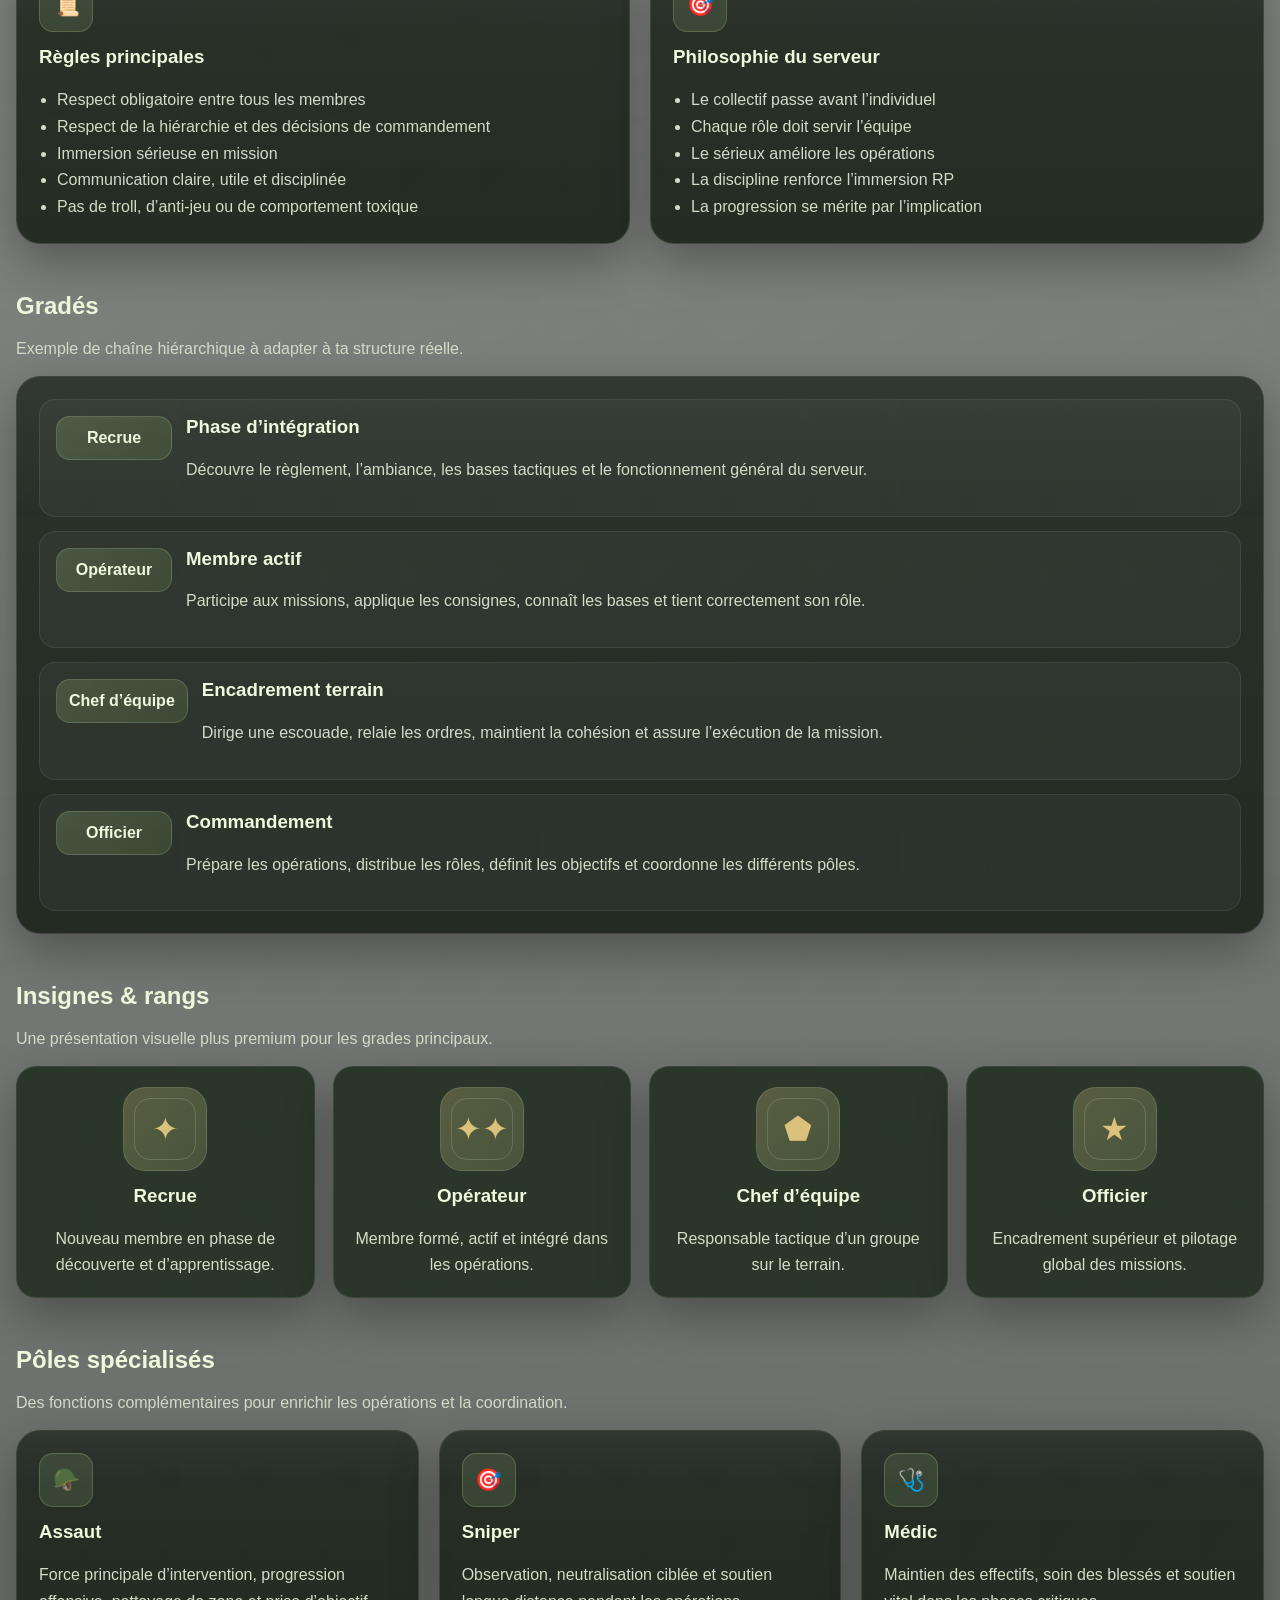
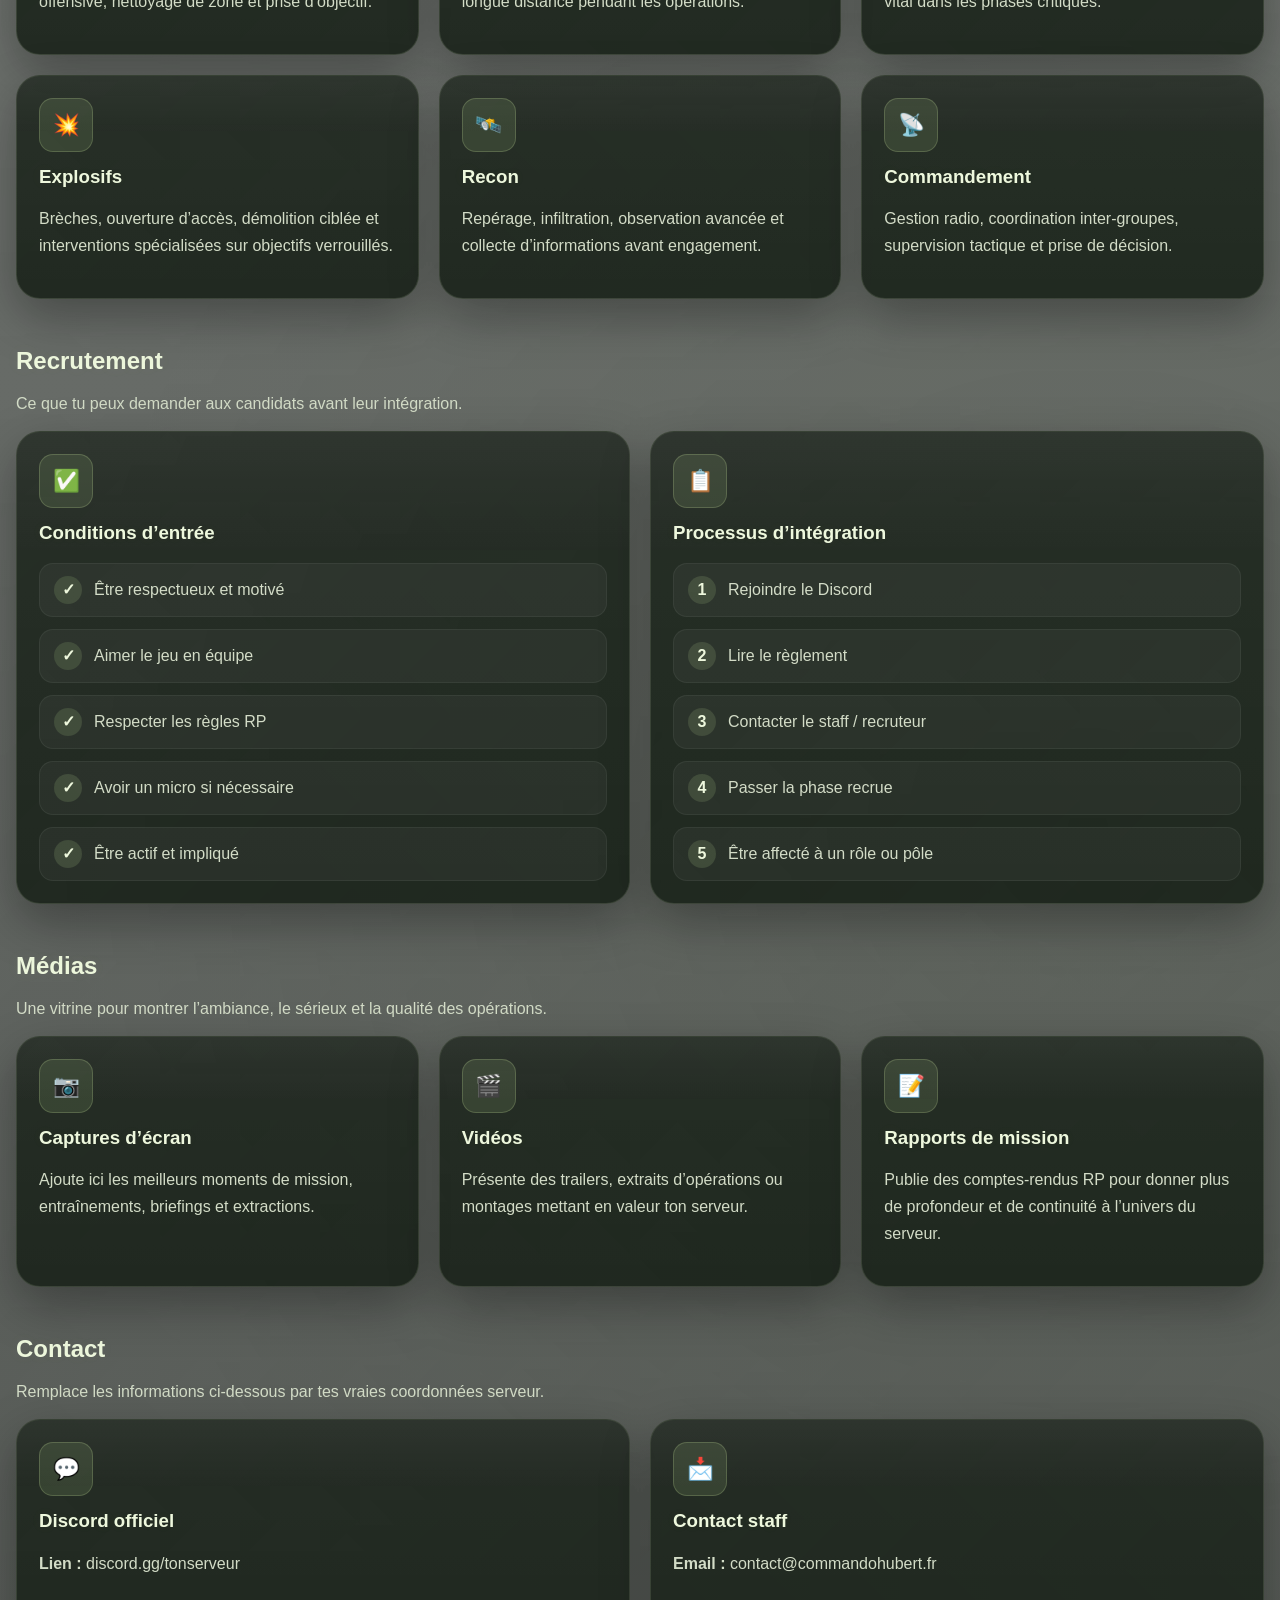
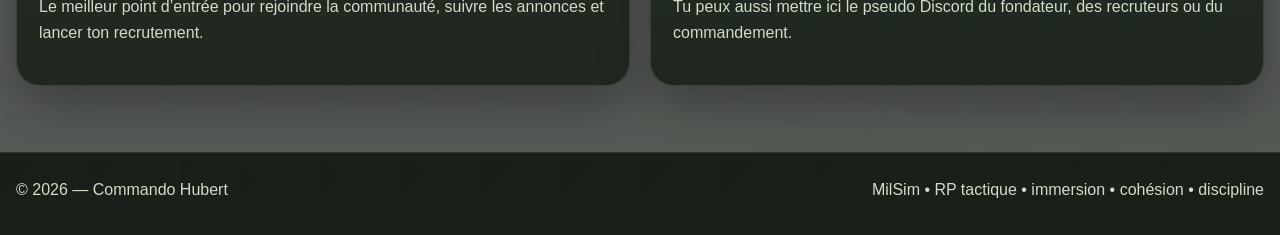
<file: ch4.html>
<!DOCTYPE html>
<html lang="fr">
<head>
  <meta charset="UTF-8" />
  <meta name="viewport" content="width=device-width, initial-scale=1.0" />
  <title>Commando Hubert | Site officiel</title>
  <meta name="description" content="Serveur Commando Hubert - MilSim, RP tactique, hiérarchie, recrutement et pôles spécialisés." />
  <style>
    :root{
      --bg:#101711;
      --bg-deep:#0a0f0a;
      --panel:rgba(24,34,24,.88);
      --panel-2:rgba(30,42,30,.94);
      --panel-3:rgba(38,52,38,.95);
      --line:rgba(231,245,205,.12);
      --line-strong:rgba(231,245,205,.24);
      --text:#f8fbf2;
      --muted:#d3dcc7;
      --accent:#c7e59a;
      --accent-2:#7ea65a;
      --accent-3:#eef8dd;
      --gold:#dbc27c;
      --danger:#d97b7b;
      --shadow:0 18px 50px rgba(0,0,0,.32);
      --radius:24px;
      --radius-sm:16px;
      --max:1280px;
    }

    *{box-sizing:border-box}
    html{scroll-behavior:smooth}

    body{
      margin:0;
      font-family:Arial, Helvetica, sans-serif;
      color:var(--text);
      min-height:100vh;
      background:
        linear-gradient(rgba(22,30,22,.46), rgba(12,18,12,.70)),
        radial-gradient(circle at 15% 20%, rgba(210,230,180,.12), transparent 22%),
        radial-gradient(circle at 85% 80%, rgba(180,210,140,.10), transparent 25%),
        linear-gradient(135deg, rgba(255,255,255,.03) 25%, transparent 25%) 0 0/80px 80px,
        linear-gradient(225deg, rgba(255,255,255,.02) 25%, transparent 25%) 0 0/90px 90px,
        url("https://images.unsplash.com/photo-1516912481808-3406841bd33c?auto=format&fit=crop&w=1800&q=80") center/cover fixed;
      overflow-x:hidden;
    }

    body::before{
      content:"";
      position:fixed;
      inset:0;
      pointer-events:none;
      background:
        radial-gradient(circle at center, rgba(190,230,140,.05), transparent 36%),
        repeating-linear-gradient(
          0deg,
          rgba(255,255,255,.02) 0px,
          rgba(255,255,255,.02) 1px,
          transparent 1px,
          transparent 32px
        ),
        repeating-linear-gradient(
          90deg,
          rgba(255,255,255,.018) 0px,
          rgba(255,255,255,.018) 1px,
          transparent 1px,
          transparent 32px
        );
      mix-blend-mode:screen;
      opacity:.4;
    }

    body::after{
      content:"";
      position:fixed;
      width:900px;
      height:900px;
      left:50%;
      top:50%;
      transform:translate(-50%,-50%);
      pointer-events:none;
      border-radius:50%;
      background:
        conic-gradient(from 0deg, rgba(199,229,154,.14), transparent 16%, transparent 100%);
      animation:radar 12s linear infinite;
      filter:blur(1px);
      opacity:.22;
    }

    @keyframes radar{
      from{transform:translate(-50%,-50%) rotate(0deg)}
      to{transform:translate(-50%,-50%) rotate(360deg)}
    }

    @keyframes floatY{
      0%,100%{transform:translateY(0)}
      50%{transform:translateY(-4px)}
    }

    @keyframes pulseGlow{
      0%,100%{box-shadow:0 0 0 0 rgba(199,229,154,.18)}
      50%{box-shadow:0 0 0 10px rgba(199,229,154,0)}
    }

    .container{
      width:min(calc(100% - 32px), var(--max));
      margin:auto;
    }

    .topbar{
      position:sticky;
      top:0;
      z-index:1000;
      backdrop-filter:blur(10px);
      background:rgba(12,17,12,.76);
      border-bottom:1px solid rgba(255,255,255,.08);
    }

    .topbar-inner{
      display:flex;
      justify-content:space-between;
      align-items:center;
      gap:16px;
      flex-wrap:wrap;
      min-height:78px;
      padding:10px 0;
    }

    .brand{
      display:flex;
      align-items:center;
      gap:14px;
      text-decoration:none;
      color:var(--text);
    }

    .brand-mark{
      width:58px;
      height:58px;
      border-radius:18px;
      position:relative;
      display:grid;
      place-items:center;
      font-weight:900;
      letter-spacing:.08em;
      color:#11170f;
      background:
        linear-gradient(135deg, var(--accent), var(--accent-2));
      box-shadow:
        0 8px 24px rgba(199,229,154,.18),
        inset 0 1px 0 rgba(255,255,255,.32);
    }

    .brand-mark::before{
      content:"";
      position:absolute;
      inset:6px;
      border:1px solid rgba(255,255,255,.22);
      border-radius:14px;
    }

    .brand-text strong{
      display:block;
      font-size:1rem;
      text-transform:uppercase;
      letter-spacing:.10em;
    }

    .brand-text span{
      color:var(--muted);
      font-size:.92rem;
    }

    .nav{
      display:flex;
      gap:10px;
      flex-wrap:wrap;
      align-items:center;
    }

    .nav a,
    .dropbtn{
      text-decoration:none;
      color:var(--text);
      background:rgba(255,255,255,.05);
      border:1px solid rgba(255,255,255,.10);
      padding:12px 16px;
      border-radius:999px;
      transition:.25s ease;
      font-size:.95rem;
    }

    .nav a:hover,
    .dropbtn:hover{
      background:rgba(199,229,154,.15);
      border-color:rgba(231,245,205,.28);
      transform:translateY(-1px);
    }

    .dropdown{position:relative}
    .dropbtn{cursor:pointer}

    .dropdown-menu{
      display:none;
      position:absolute;
      top:calc(100% + 10px);
      right:0;
      width:300px;
      padding:10px;
      border-radius:18px;
      background:rgba(16,24,16,.98);
      border:1px solid rgba(255,255,255,.10);
      box-shadow:var(--shadow);
    }

    .dropdown.open .dropdown-menu{
      display:block;
    }

    .dropdown-menu a{
      display:block;
      text-decoration:none;
      color:var(--text);
      padding:12px 14px;
      border-radius:14px;
      margin:4px 0;
    }

    .dropdown-menu a:hover{
      background:rgba(199,229,154,.12);
    }

    .dropdown-menu small{
      display:block;
      color:var(--muted);
      margin-top:4px;
      font-size:.78rem;
    }

    .quick-nav{
      position:fixed;
      left:18px;
      top:50%;
      transform:translateY(-50%);
      z-index:900;
      display:flex;
      flex-direction:column;
      gap:10px;
    }

    .quick-nav a{
      width:48px;
      height:48px;
      display:grid;
      place-items:center;
      border-radius:15px;
      text-decoration:none;
      color:var(--text);
      background:rgba(14,20,14,.88);
      border:1px solid rgba(255,255,255,.10);
      box-shadow:var(--shadow);
      transition:.25s;
      backdrop-filter:blur(10px);
    }

    .quick-nav a:hover{
      transform:translateX(4px);
      background:rgba(199,229,154,.16);
      border-color:rgba(231,245,205,.26);
    }

    .hero{
      padding:78px 0 34px;
      position:relative;
    }

    .hero-grid{
      display:grid;
      grid-template-columns:1.15fr .85fr;
      gap:24px;
      align-items:stretch;
    }

    .panel,
    .card{
      position:relative;
      overflow:hidden;
      background:var(--panel);
      border:1px solid var(--line);
      border-radius:var(--radius);
      box-shadow:var(--shadow);
    }

    .panel::before,
    .card::before{
      content:"";
      position:absolute;
      inset:0;
      pointer-events:none;
      background:linear-gradient(180deg, rgba(255,255,255,.04), transparent 26%);
    }

    .hero-main{
      padding:38px;
      background:
        linear-gradient(180deg, rgba(255,255,255,.025), rgba(255,255,255,0)),
        var(--panel);
    }

    .hero-main::after{
      content:"";
      position:absolute;
      width:260px;
      height:260px;
      right:-60px;
      top:-60px;
      border-radius:50%;
      background:radial-gradient(circle, rgba(199,229,154,.18), transparent 65%);
    }

    .eyebrow{
      display:inline-flex;
      align-items:center;
      gap:10px;
      padding:8px 14px;
      border-radius:999px;
      background:rgba(199,229,154,.12);
      border:1px solid rgba(231,245,205,.24);
      color:var(--accent-3);
      font-size:.84rem;
      letter-spacing:.08em;
      text-transform:uppercase;
    }

    h1,h2,h3,h4{
      margin-top:0;
      color:var(--accent-3);
      text-shadow:0 0 16px rgba(199,229,154,.06);
    }

    h1{
      font-size:clamp(2.6rem, 6vw, 4.8rem);
      line-height:1.02;
      margin:18px 0 16px;
      text-transform:uppercase;
      letter-spacing:.03em;
    }

    .lead{
      color:var(--muted);
      line-height:1.75;
      font-size:1.05rem;
      max-width:760px;
    }

    .hero-actions{
      display:flex;
      gap:14px;
      flex-wrap:wrap;
      margin-top:26px;
    }

    .btn{
      display:inline-block;
      padding:14px 20px;
      border-radius:999px;
      text-decoration:none;
      font-weight:700;
      transition:.25s ease;
    }

    .btn-primary{
      background:linear-gradient(135deg, var(--accent), var(--accent-2));
      color:#10150f;
      box-shadow:0 10px 24px rgba(199,229,154,.18);
    }

    .btn-primary:hover{
      transform:translateY(-2px);
      filter:brightness(1.04);
      box-shadow:0 14px 30px rgba(199,229,154,.26);
    }

    .btn-secondary{
      color:var(--accent-3);
      border:1px solid rgba(255,255,255,.12);
      background:rgba(255,255,255,.06);
    }

    .btn-secondary:hover{
      background:rgba(255,255,255,.10);
      border-color:var(--line-strong);
    }

    .hero-note{
      display:inline-flex;
      align-items:center;
      gap:10px;
      margin-top:18px;
      padding:10px 14px;
      border-radius:12px;
      background:rgba(217,123,123,.10);
      border:1px solid rgba(217,123,123,.24);
      color:#ffe2e2;
      font-size:.92rem;
    }

    .hero-side{
      padding:24px;
      display:flex;
      flex-direction:column;
      gap:16px;
    }

    .info-box{
      background:var(--panel-2);
      border:1px solid rgba(255,255,255,.08);
      border-radius:18px;
      padding:18px;
      animation:floatY 5s ease-in-out infinite;
    }

    .info-box:nth-child(2){animation-delay:.6s}
    .info-box:nth-child(3){animation-delay:1.2s}
    .info-box:nth-child(4){animation-delay:1.8s}

    .info-box strong{
      display:block;
      margin-bottom:8px;
      color:var(--accent-3);
      font-size:1.04rem;
    }

    .info-box span{
      color:var(--muted);
      line-height:1.6;
    }

    .hero-stats{
      display:grid;
      grid-template-columns:repeat(3,1fr);
      gap:14px;
      margin-top:22px;
    }

    .stat{
      background:rgba(255,255,255,.04);
      border:1px solid rgba(255,255,255,.08);
      border-radius:16px;
      padding:16px;
      text-align:center;
    }

    .stat strong{
      display:block;
      font-size:1.5rem;
      color:var(--accent-3);
      margin-bottom:4px;
    }

    .stat span{
      color:var(--muted);
      font-size:.92rem;
    }

    section{
      padding:24px 0;
    }

    .section-head{
      display:flex;
      justify-content:space-between;
      align-items:flex-end;
      gap:16px;
      margin-bottom:18px;
      flex-wrap:wrap;
    }

    .section-head p{
      color:var(--muted);
      margin:0;
    }

    .grid-3{
      display:grid;
      grid-template-columns:repeat(3,1fr);
      gap:20px;
    }

    .grid-2{
      display:grid;
      grid-template-columns:repeat(2,1fr);
      gap:20px;
    }

    .card{
      padding:22px;
      transition:.25s ease;
      background:
        linear-gradient(180deg, rgba(255,255,255,.025), rgba(255,255,255,0)),
        var(--panel);
    }

    .card:hover{
      transform:translateY(-4px);
      border-color:var(--line-strong);
      box-shadow:0 26px 50px rgba(0,0,0,.42);
    }

    .icon{
      width:54px;
      height:54px;
      border-radius:14px;
      display:grid;
      place-items:center;
      background:rgba(199,229,154,.12);
      border:1px solid rgba(199,229,154,.22);
      font-size:1.35rem;
      margin-bottom:14px;
    }

    .card p,
    .card li,
    .timeline-item p{
      color:var(--muted);
      line-height:1.68;
    }

    .list{
      margin:0;
      padding-left:18px;
      line-height:1.8;
    }

    .discord-banner{
      position:relative;
      overflow:hidden;
      padding:28px;
      border-radius:24px;
      background:
        linear-gradient(135deg, rgba(199,229,154,.20), rgba(126,166,90,.14)),
        rgba(14,20,14,.94);
      border:1px solid rgba(231,245,205,.18);
      box-shadow:var(--shadow);
    }

    .discord-banner::after{
      content:"";
      position:absolute;
      right:-70px;
      bottom:-70px;
      width:220px;
      height:220px;
      border-radius:50%;
      background:radial-gradient(circle, rgba(199,229,154,.16), transparent 66%);
    }

    .discord-grid{
      display:grid;
      grid-template-columns:1fr 330px;
      gap:20px;
      align-items:stretch;
    }

    .discord-widget{
      background:rgba(255,255,255,.05);
      border:1px solid rgba(255,255,255,.10);
      border-radius:20px;
      padding:18px;
      position:relative;
      z-index:1;
    }

    .widget-head{
      display:flex;
      justify-content:space-between;
      align-items:center;
      margin-bottom:16px;
      gap:10px;
    }

    .widget-dot{
      width:10px;
      height:10px;
      border-radius:50%;
      background:#7be495;
      animation:pulseGlow 2.2s infinite;
    }

    .channel{
      padding:12px 14px;
      border-radius:14px;
      background:rgba(255,255,255,.04);
      border:1px solid rgba(255,255,255,.06);
      margin-bottom:10px;
      color:var(--muted);
    }

    .channel strong{
      color:var(--accent-3);
      display:block;
      margin-bottom:4px;
    }

    .tag-wrap{
      display:flex;
      flex-wrap:wrap;
      gap:10px;
      margin-top:16px;
    }

    .tag{
      padding:10px 14px;
      border-radius:999px;
      background:rgba(255,255,255,.05);
      border:1px solid rgba(255,255,255,.08);
      color:var(--accent-3);
      font-size:.92rem;
    }

    .timeline{
      display:grid;
      gap:14px;
    }

    .timeline-item{
      display:flex;
      gap:14px;
      align-items:flex-start;
      padding:16px;
      border-radius:16px;
      background:rgba(255,255,255,.04);
      border:1px solid rgba(255,255,255,.08);
    }

    .rank{
      min-width:116px;
      text-align:center;
      padding:12px 12px;
      border-radius:14px;
      background:linear-gradient(135deg, rgba(199,229,154,.18), rgba(126,166,90,.18));
      color:var(--accent-3);
      font-weight:700;
      border:1px solid rgba(231,245,205,.16);
    }

    .insignia-grid{
      display:grid;
      grid-template-columns:repeat(4,1fr);
      gap:18px;
    }

    .insignia{
      padding:20px;
      border-radius:20px;
      background:var(--panel-3);
      border:1px solid rgba(255,255,255,.08);
      text-align:center;
      box-shadow:var(--shadow);
    }

    .insignia-badge{
      width:84px;
      height:84px;
      margin:0 auto 14px;
      border-radius:22px;
      background:
        linear-gradient(135deg, rgba(219,194,124,.28), rgba(199,229,154,.18));
      border:1px solid rgba(255,255,255,.12);
      position:relative;
      display:grid;
      place-items:center;
      font-size:2rem;
      color:var(--gold);
    }

    .insignia-badge::before{
      content:"";
      position:absolute;
      inset:10px;
      border:1px solid rgba(255,255,255,.16);
      border-radius:16px;
    }

    .insignia p{
      color:var(--muted);
      margin-bottom:0;
      line-height:1.6;
    }

    .recruit-grid{
      display:grid;
      grid-template-columns:1fr 1fr;
      gap:20px;
    }

    .check-list{
      display:grid;
      gap:12px;
      margin-top:10px;
    }

    .check{
      display:flex;
      align-items:center;
      gap:12px;
      padding:12px 14px;
      border-radius:14px;
      background:rgba(255,255,255,.04);
      border:1px solid rgba(255,255,255,.06);
      color:var(--muted);
    }

    .check span{
      width:28px;
      height:28px;
      border-radius:50%;
      display:grid;
      place-items:center;
      background:rgba(199,229,154,.14);
      color:var(--accent-3);
      font-weight:700;
      flex-shrink:0;
    }

    .footer{
      margin-top:42px;
      padding:28px 0 36px;
      border-top:1px solid rgba(255,255,255,.08);
      background:rgba(10,15,10,.78);
    }

    .footer-inner{
      display:flex;
      justify-content:space-between;
      gap:16px;
      flex-wrap:wrap;
      color:var(--muted);
    }

    @media (max-width:1180px){
      .quick-nav{display:none}
    }

    @media (max-width:980px){
      .hero-grid,
      .grid-3,
      .grid-2,
      .discord-grid,
      .recruit-grid,
      .insignia-grid{
        grid-template-columns:1fr;
      }

      .hero-stats{
        grid-template-columns:1fr;
      }
    }

    @media (max-width:640px){
      .hero-main,
      .hero-side,
      .card,
      .discord-banner,
      .insignia{
        padding:20px;
      }

      .topbar-inner{
        justify-content:center;
      }

      .nav{
        justify-content:center;
      }

      .dropdown-menu{
        right:auto;
        left:0;
        width:min(300px, 85vw);
      }

      h1{
        font-size:2.4rem;
      }
    }
  </style>
</head>
<body>

  <div class="quick-nav">
    <a href="#accueil" title="Accueil">🏠</a>
    <a href="#discord" title="Discord">💬</a>
    <a href="#rp" title="RP">📜</a>
    <a href="#grades" title="Gradés">🎖️</a>
    <a href="#poles" title="Pôles">🪖</a>
    <a href="#recrutement" title="Recrutement">✅</a>
    <a href="#contact" title="Contact">📩</a>
  </div>

  <header class="topbar">
    <div class="container topbar-inner">
      <a href="#accueil" class="brand">
        <div class="brand-mark">CH</div>
        <div class="brand-text">
          <strong>Commando Hubert</strong>
          <span>Serveur MilSim • RP tactique • Forces spéciales</span>
        </div>
      </a>

      <nav class="nav">
        <a href="#accueil">Accueil</a>
        <a href="#discord">Discord</a>
        <a href="#grades">Gradés</a>
        <a href="#recrutement">Recrutement</a>

        <div class="dropdown" id="dropdownMenu">
          <button class="dropbtn" id="dropdownBtn">Pages ▼</button>
          <div class="dropdown-menu">
            <a href="#rp">Informations RP<small>règles, ambiance, fonctionnement</small></a>
            <a href="#grades">Gradés<small>hiérarchie et responsabilités</small></a>
            <a href="#insignes">Insignes<small>présentation visuelle des rangs</small></a>
            <a href="#poles">Pôles<small>spécialisations tactiques</small></a>
            <a href="#recrutement">Recrutement<small>conditions et intégration</small></a>
            <a href="#medias">Médias<small>captures, vidéos, rapports</small></a>
            <a href="#contact">Contact<small>Discord, staff, email</small></a>
          </div>
        </div>
      </nav>
    </div>
  </header>

  <main>
    <section class="hero" id="accueil">
      <div class="container hero-grid">
        <div class="panel hero-main">
          <span class="eyebrow">unité tactique • immersion • discipline</span>
          <h1>Commando Hubert</h1>

          <p class="lead">
            Un serveur <strong>MilSim / RP militaire</strong> pensé pour les joueurs qui cherchent une ambiance
            sérieuse, structurée et immersive autour d’opérations inspirées des forces spéciales.
          </p>

          <p class="lead">
            Infiltration, assaut, défense, reconnaissance, coordination radio et commandement : chaque mission
            repose sur l’organisation, le sang-froid et le travail d’équipe.
          </p>

          <div class="hero-actions">
            <a href="https://discord.gg/tonserveur" target="_blank" class="btn btn-primary">Rejoindre le Discord</a>
            <a href="#rp" class="btn btn-secondary">Voir les informations RP</a>
          </div>

          <div class="hero-note">Pense à remplacer le lien Discord, les textes et les rangs par ceux de ton vrai serveur.</div>

          <div class="hero-stats">
            <div class="stat">
              <strong>MilSim</strong>
              <span>jeu sérieux</span>
            </div>
            <div class="stat">
              <strong>RP</strong>
              <span>immersion tactique</span>
            </div>
            <div class="stat">
              <strong>Ops</strong>
              <span>missions organisées</span>
            </div>
          </div>
        </div>

        <div class="panel hero-side">
          <div class="info-box">
            <strong>Type de serveur</strong>
            <span>MilSim • RP tactique • hiérarchie militaire • opérations coordonnées</span>
          </div>

          <div class="info-box">
            <strong>Ambiance</strong>
            <span>Discipline, cohésion, immersion, organisation et esprit de corps.</span>
          </div>

          <div class="info-box">
            <strong>Objectif</strong>
            <span>Créer une unité stable, sérieuse et immersive avec de vrais rôles utiles sur le terrain.</span>
          </div>

          <div class="info-box">
            <strong>Niveau attendu</strong>
            <span>Motivation, écoute, respect des consignes et volonté de progresser en équipe.</span>
          </div>
        </div>
      </div>
    </section>

    <section id="discord">
      <div class="container">
        <div class="discord-banner">
          <div class="discord-grid">
            <div>
              <h2>Discord opérationnel</h2>
              <p class="lead" style="max-width:none;">
                Le Discord est le centre de commandement du serveur : annonces, organisation des opérations,
                briefings, recrutement, suivi des membres, communication avec les gradés et vie générale de l’unité.
              </p>

              <div class="hero-actions">
                <a href="https://discord.gg/tonserveur" target="_blank" class="btn btn-primary">Accéder au Discord</a>
                <a href="#contact" class="btn btn-secondary">Contacter le staff</a>
              </div>

              <div class="tag-wrap">
                <span class="tag">Annonces</span>
                <span class="tag">Briefings</span>
                <span class="tag">Recrutement</span>
                <span class="tag">Organisation mission</span>
                <span class="tag">Vie du serveur</span>
              </div>
            </div>

            <div class="discord-widget">
              <div class="widget-head">
                <strong>État du QG vocal</strong>
                <div class="widget-dot"></div>
              </div>

              <div class="channel">
                <strong># annonces-officielles</strong>
                Infos importantes du serveur et calendrier des opérations.
              </div>

              <div class="channel">
                <strong># recrutement</strong>
                Entrée des nouvelles recrues et suivi de candidature.
              </div>

              <div class="channel">
                <strong>🎙 Briefing Opération</strong>
                Salon vocal pour préparation et départ mission.
              </div>

              <div class="channel">
                <strong>🎙 Commandement</strong>
                Coordination des chefs de groupe et staff.
              </div>
            </div>
          </div>
        </div>
      </div>
    </section>

    <section id="rp">
      <div class="container">
        <div class="section-head">
          <div>
            <h2>Informations RP</h2>
            <p>Le cadre nécessaire pour garder un serveur propre, crédible et cohérent.</p>
          </div>
        </div>

        <div class="grid-2">
          <article class="card">
            <div class="icon">📜</div>
            <h3>Règles principales</h3>
            <ul class="list">
              <li>Respect obligatoire entre tous les membres</li>
              <li>Respect de la hiérarchie et des décisions de commandement</li>
              <li>Immersion sérieuse en mission</li>
              <li>Communication claire, utile et disciplinée</li>
              <li>Pas de troll, d’anti-jeu ou de comportement toxique</li>
            </ul>
          </article>

          <article class="card">
            <div class="icon">🎯</div>
            <h3>Philosophie du serveur</h3>
            <ul class="list">
              <li>Le collectif passe avant l’individuel</li>
              <li>Chaque rôle doit servir l’équipe</li>
              <li>Le sérieux améliore les opérations</li>
              <li>La discipline renforce l’immersion RP</li>
              <li>La progression se mérite par l’implication</li>
            </ul>
          </article>
        </div>
      </div>
    </section>

    <section id="grades">
      <div class="container">
        <div class="section-head">
          <div>
            <h2>Gradés</h2>
            <p>Exemple de chaîne hiérarchique à adapter à ta structure réelle.</p>
          </div>
        </div>

        <article class="card">
          <div class="timeline">
            <div class="timeline-item">
              <div class="rank">Recrue</div>
              <div>
                <h3>Phase d’intégration</h3>
                <p>Découvre le règlement, l’ambiance, les bases tactiques et le fonctionnement général du serveur.</p>
              </div>
            </div>

            <div class="timeline-item">
              <div class="rank">Opérateur</div>
              <div>
                <h3>Membre actif</h3>
                <p>Participe aux missions, applique les consignes, connaît les bases et tient correctement son rôle.</p>
              </div>
            </div>

            <div class="timeline-item">
              <div class="rank">Chef d’équipe</div>
              <div>
                <h3>Encadrement terrain</h3>
                <p>Dirige une escouade, relaie les ordres, maintient la cohésion et assure l’exécution de la mission.</p>
              </div>
            </div>

            <div class="timeline-item">
              <div class="rank">Officier</div>
              <div>
                <h3>Commandement</h3>
                <p>Prépare les opérations, distribue les rôles, définit les objectifs et coordonne les différents pôles.</p>
              </div>
            </div>
          </div>
        </article>
      </div>
    </section>

    <section id="insignes">
      <div class="container">
        <div class="section-head">
          <div>
            <h2>Insignes & rangs</h2>
            <p>Une présentation visuelle plus premium pour les grades principaux.</p>
          </div>
        </div>

        <div class="insignia-grid">
          <div class="insignia">
            <div class="insignia-badge">✦</div>
            <h3>Recrue</h3>
            <p>Nouveau membre en phase de découverte et d’apprentissage.</p>
          </div>

          <div class="insignia">
            <div class="insignia-badge">✦✦</div>
            <h3>Opérateur</h3>
            <p>Membre formé, actif et intégré dans les opérations.</p>
          </div>

          <div class="insignia">
            <div class="insignia-badge">⬟</div>
            <h3>Chef d’équipe</h3>
            <p>Responsable tactique d’un groupe sur le terrain.</p>
          </div>

          <div class="insignia">
            <div class="insignia-badge">★</div>
            <h3>Officier</h3>
            <p>Encadrement supérieur et pilotage global des missions.</p>
          </div>
        </div>
      </div>
    </section>

    <section id="poles">
      <div class="container">
        <div class="section-head">
          <div>
            <h2>Pôles spécialisés</h2>
            <p>Des fonctions complémentaires pour enrichir les opérations et la coordination.</p>
          </div>
        </div>

        <div class="grid-3">
          <article class="card">
            <div class="icon">🪖</div>
            <h3>Assaut</h3>
            <p>Force principale d’intervention, progression offensive, nettoyage de zone et prise d’objectif.</p>
          </article>

          <article class="card">
            <div class="icon">🎯</div>
            <h3>Sniper</h3>
            <p>Observation, neutralisation ciblée et soutien longue distance pendant les opérations.</p>
          </article>

          <article class="card">
            <div class="icon">🩺</div>
            <h3>Médic</h3>
            <p>Maintien des effectifs, soin des blessés et soutien vital dans les phases critiques.</p>
          </article>

          <article class="card">
            <div class="icon">💥</div>
            <h3>Explosifs</h3>
            <p>Brèches, ouverture d’accès, démolition ciblée et interventions spécialisées sur objectifs verrouillés.</p>
          </article>

          <article class="card">
            <div class="icon">🛰️</div>
            <h3>Recon</h3>
            <p>Repérage, infiltration, observation avancée et collecte d’informations avant engagement.</p>
          </article>

          <article class="card">
            <div class="icon">📡</div>
            <h3>Commandement</h3>
            <p>Gestion radio, coordination inter-groupes, supervision tactique et prise de décision.</p>
          </article>
        </div>
      </div>
    </section>

    <section id="recrutement">
      <div class="container">
        <div class="section-head">
          <div>
            <h2>Recrutement</h2>
            <p>Ce que tu peux demander aux candidats avant leur intégration.</p>
          </div>
        </div>

        <div class="recruit-grid">
          <article class="card">
            <div class="icon">✅</div>
            <h3>Conditions d’entrée</h3>
            <div class="check-list">
              <div class="check"><span>✓</span> Être respectueux et motivé</div>
              <div class="check"><span>✓</span> Aimer le jeu en équipe</div>
              <div class="check"><span>✓</span> Respecter les règles RP</div>
              <div class="check"><span>✓</span> Avoir un micro si nécessaire</div>
              <div class="check"><span>✓</span> Être actif et impliqué</div>
            </div>
          </article>

          <article class="card">
            <div class="icon">📋</div>
            <h3>Processus d’intégration</h3>
            <div class="check-list">
              <div class="check"><span>1</span> Rejoindre le Discord</div>
              <div class="check"><span>2</span> Lire le règlement</div>
              <div class="check"><span>3</span> Contacter le staff / recruteur</div>
              <div class="check"><span>4</span> Passer la phase recrue</div>
              <div class="check"><span>5</span> Être affecté à un rôle ou pôle</div>
            </div>
          </article>
        </div>
      </div>
    </section>

    <section id="medias">
      <div class="container">
        <div class="section-head">
          <div>
            <h2>Médias</h2>
            <p>Une vitrine pour montrer l’ambiance, le sérieux et la qualité des opérations.</p>
          </div>
        </div>

        <div class="grid-3">
          <article class="card">
            <div class="icon">📷</div>
            <h3>Captures d’écran</h3>
            <p>Ajoute ici les meilleurs moments de mission, entraînements, briefings et extractions.</p>
          </article>

          <article class="card">
            <div class="icon">🎬</div>
            <h3>Vidéos</h3>
            <p>Présente des trailers, extraits d’opérations ou montages mettant en valeur ton serveur.</p>
          </article>

          <article class="card">
            <div class="icon">📝</div>
            <h3>Rapports de mission</h3>
            <p>Publie des comptes-rendus RP pour donner plus de profondeur et de continuité à l’univers du serveur.</p>
          </article>
        </div>
      </div>
    </section>

    <section id="contact">
      <div class="container">
        <div class="section-head">
          <div>
            <h2>Contact</h2>
            <p>Remplace les informations ci-dessous par tes vraies coordonnées serveur.</p>
          </div>
        </div>

        <div class="grid-2">
          <article class="card">
            <div class="icon">💬</div>
            <h3>Discord officiel</h3>
            <p><strong>Lien :</strong> discord.gg/tonserveur</p>
            <p>Le meilleur point d’entrée pour rejoindre la communauté, suivre les annonces et lancer ton recrutement.</p>
          </article>

          <article class="card">
            <div class="icon">📩</div>
            <h3>Contact staff</h3>
            <p><strong>Email :</strong> contact@commandohubert.fr</p>
            <p>Tu peux aussi mettre ici le pseudo Discord du fondateur, des recruteurs ou du commandement.</p>
          </article>
        </div>
      </div>
    </section>
  </main>

  <footer class="footer">
    <div class="container footer-inner">
      <div>© 2026 — Commando Hubert</div>
      <div>MilSim • RP tactique • immersion • cohésion • discipline</div>
    </div>
  </footer>

  <script>
    const dropdown = document.getElementById('dropdownMenu');
    const button = document.getElementById('dropdownBtn');

    button.addEventListener('click', function(e){
      e.stopPropagation();
      dropdown.classList.toggle('open');
    });

    document.addEventListener('click', function(e){
      if (!dropdown.contains(e.target)) {
        dropdown.classList.remove('open');
      }
    });
  </script>
</body>
</html>
</file>
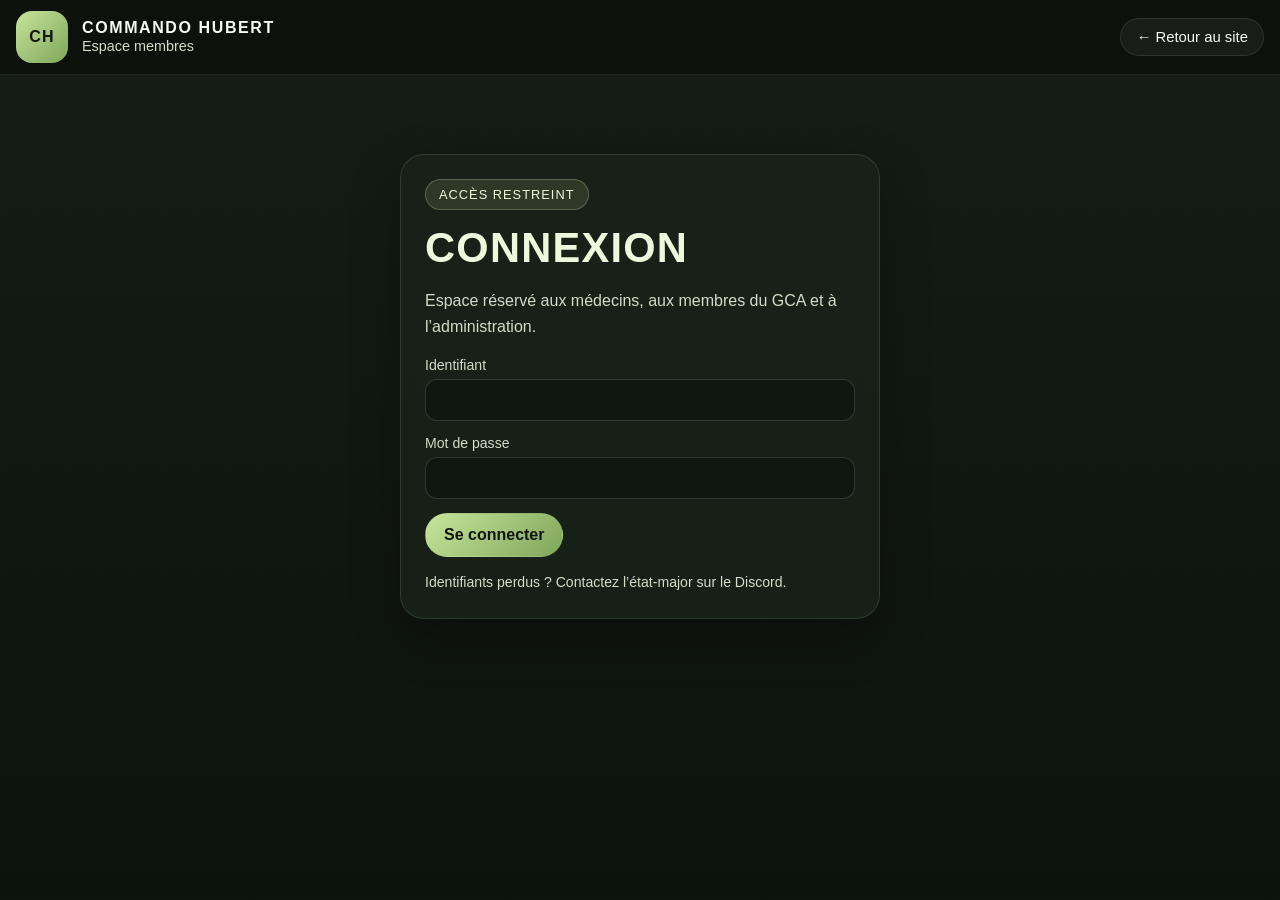
<file: connexion.html>
<!DOCTYPE html>
<html lang="fr">
<head>
  <meta charset="UTF-8">
  <meta name="viewport" content="width=device-width, initial-scale=1.0">
  <meta name="robots" content="noindex">
  <title>Connexion | Commando Hubert</title>
  <link rel="stylesheet" href="assets/espace.css">
</head>
<body>

  <header class="topbar">
    <div class="container topbar-inner">
      <a href="index.html" class="brand">
        <div class="brand-mark">CH</div>
        <div class="brand-text">
          <strong>Commando Hubert</strong>
          <span>Espace membres</span>
        </div>
      </a>
      <nav class="nav">
        <a href="index.html">← Retour au site</a>
      </nav>
    </div>
  </header>

  <main class="container">
    <div class="connexion">

      <form class="panel" id="formConnexion">
        <span class="eyebrow">accès restreint</span>
        <h1>Connexion</h1>
        <p class="muted">Espace réservé aux médecins, aux membres du GCA et à l’administration.</p>

        <div class="champ">
          <label for="identifiant">Identifiant</label>
          <input id="identifiant" name="identifiant" autocomplete="username" autocapitalize="none" required>
        </div>
        <div class="champ">
          <label for="motDePasse">Mot de passe</label>
          <input id="motDePasse" name="motDePasse" type="password" autocomplete="current-password" required>
        </div>

        <button class="btn btn-primary" id="btnConnexion" type="submit">Se connecter</button>
        <div class="erreur" id="erreur" role="alert" hidden></div>
        <p class="muted" style="font-size:.88rem;margin-bottom:0">
          Identifiants perdus ? Contactez l’état-major sur le Discord.
        </p>
      </form>

      <div class="panel" id="dejaConnecte" hidden>
        <span class="eyebrow">connecté</span>
        <h1>Vos espaces</h1>
        <p class="muted">Connecté en tant que <strong id="qui"></strong>.</p>
        <div class="choix-espaces" id="espaces"></div>
        <button class="btn btn-secondary" id="btnDeconnexion" type="button">Se déconnecter</button>
      </div>

    </div>
  </main>

  <script src="assets/comptes.js"></script>
  <script src="assets/auth.js"></script>
  <script>
    const form = document.getElementById("formConnexion");
    const erreur = document.getElementById("erreur");
    const bouton = document.getElementById("btnConnexion");
    // "retour" ne peut désigner qu'un espace connu, jamais une adresse libre.
    const retour = new URLSearchParams(location.search).get("retour");

    function afficherEspaces(s) {
      form.hidden = true;
      document.getElementById("dejaConnecte").hidden = false;
      document.getElementById("qui").textContent = s.identifiant;
      const zone = document.getElementById("espaces");
      zone.textContent = "";
      for (const role of s.roles) {
        const esp = Auth.ESPACES[role];
        if (!esp) continue;
        const a = document.createElement("a");
        a.href = esp.page;
        const ico = document.createElement("div");
        ico.className = "ico";
        ico.textContent = esp.ico;
        const txt = document.createElement("div");
        const nom = document.createElement("strong");
        nom.textContent = esp.nom;
        const desc = document.createElement("span");
        desc.textContent = esp.desc;
        txt.append(nom, desc);
        a.append(ico, txt);
        zone.append(a);
      }
    }

    function entrer(s) {
      const cibles = s.roles.filter(r => Auth.ESPACES[r]);
      if (retour && cibles.includes(retour)) location.href = Auth.ESPACES[retour].page;
      else if (cibles.length === 1) location.href = Auth.ESPACES[cibles[0]].page;
      else afficherEspaces(s);
    }

    form.addEventListener("submit", async e => {
      e.preventDefault();
      erreur.hidden = true;
      bouton.disabled = true;
      try {
        const r = await Auth.connecter(form.identifiant.value, form.motDePasse.value);
        if (r.ok) return entrer(r.session);
        erreur.textContent = r.message;
      } catch (err) {
        erreur.textContent = "Connexion impossible depuis ce navigateur (" + err.message + ").";
      }
      erreur.hidden = false;
      form.motDePasse.value = "";
      bouton.disabled = false;
    });

    document.getElementById("btnDeconnexion").addEventListener("click", Auth.deconnecter);

    const s = Auth.session();
    if (s) afficherEspaces(s);
  </script>
</body>
</html>
</file>
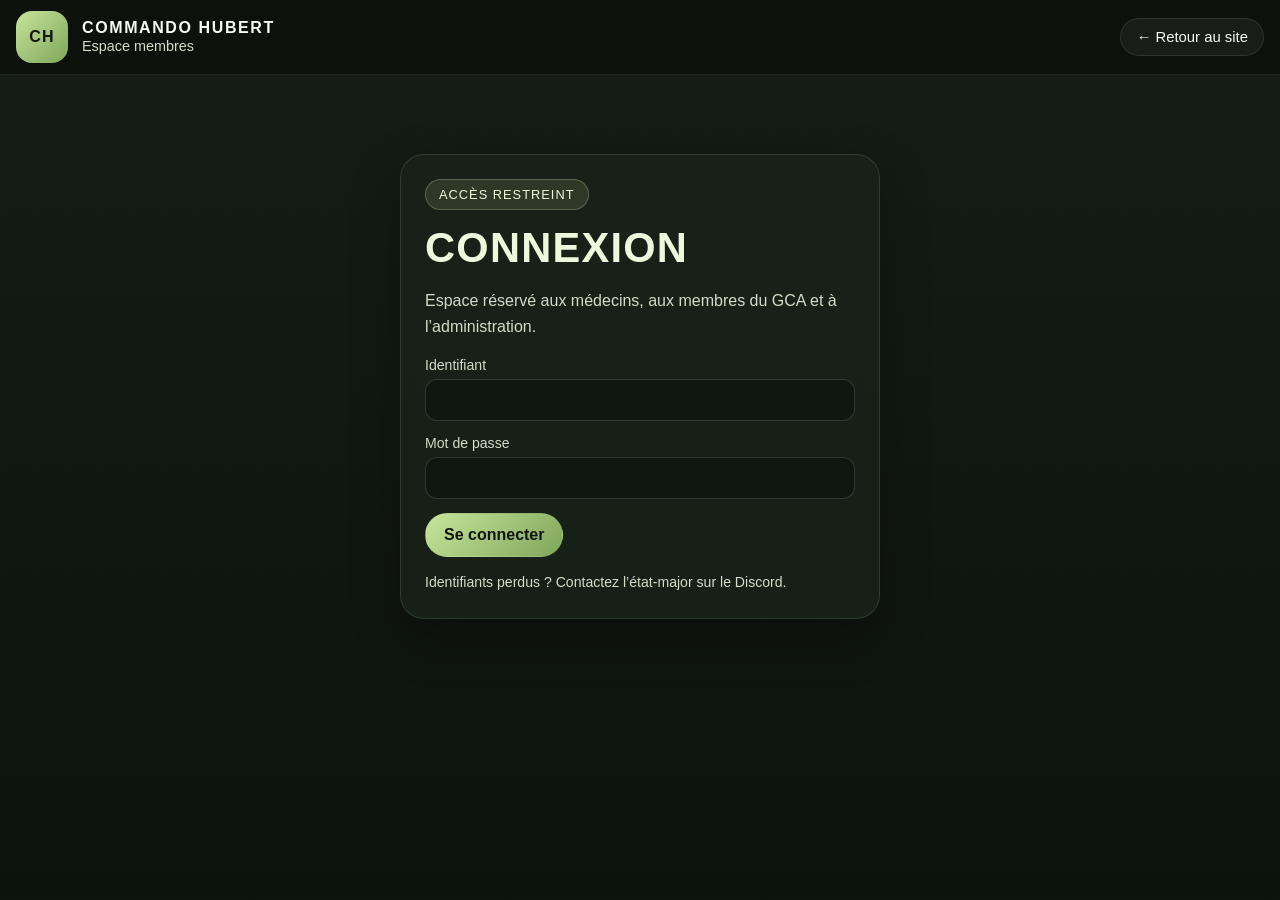
<file: gca.html>
<!DOCTYPE html>
<html lang="fr" class="verrou">
<head>
  <meta charset="UTF-8">
  <meta name="viewport" content="width=device-width, initial-scale=1.0">
  <meta name="robots" content="noindex">
  <title>GCA — Désamorçage IED | Commando Hubert</title>
  <link rel="stylesheet" href="assets/espace.css">
  <script src="assets/comptes.js"></script>
  <script src="assets/auth.js"></script>
  <script>Auth.exiger("gca");</script>
</head>
<body>

  <header class="topbar">
    <div class="container topbar-inner">
      <a href="index.html" class="brand">
        <div class="brand-mark">CH</div>
        <div class="brand-text">
          <strong>Commando Hubert</strong>
          <span>GCA</span>
        </div>
      </a>
      <nav class="nav" id="navEspace"></nav>
    </div>
  </header>

  <main class="container">
    <div class="entete-page">
      <div>
        <span class="eyebrow">💣 gca</span>
        <h1>Désamorçage IED</h1>
        <p>Renseignez ce que vous observez sur l’engin pour obtenir l’action à effectuer.</p>
      </div>
      <div class="onglets" role="tablist">
        <button type="button" class="actif" role="tab" aria-selected="true" data-onglet="cable">IED Câble</button>
        <button type="button" role="tab" aria-selected="false" data-onglet="tuyaux">IED Tuyaux</button>
      </div>
    </div>

    <!-- IED Câble -->
    <div class="gca-grille" id="onglet-cable">
      <aside class="panel">
        <h2>État des fils</h2>
        <div id="fils"></div>
        <button class="btn btn-secondary btn-petit" type="button" id="razCable">Réinitialiser</button>
      </aside>

      <section class="panel" id="resultatCable" aria-live="polite">
        <div class="vide">Sélectionnez l’état des 4 fils.</div>
      </section>
    </div>

    <!-- IED Tuyaux -->
    <div class="gca-grille" id="onglet-tuyaux" hidden>
      <aside class="panel">
        <h2>Marquages et switchs</h2>
        <div class="grille-form">
          <div class="champ"><label for="pvc">Marquage PVC (0 à 9)</label><input id="pvc" type="number" min="0" max="9" value="0" inputmode="numeric"></div>
          <div class="champ"><label for="lot">Marquage LOT (0 à 9)</label><input id="lot" type="number" min="0" max="9" value="0" inputmode="numeric"></div>
          <div class="champ large"><label for="rev">Marquage REV</label><select id="rev"></select></div>
          <div class="champ large" id="switchs"></div>
        </div>
        <button class="btn btn-secondary btn-petit" type="button" id="razTuyaux">Réinitialiser</button>
      </aside>

      <section class="panel" aria-live="polite">
        <h2>Résultat</h2>
        <div class="decision" id="somme"></div>
        <h3>Détail du calcul</h3>
        <p class="note" id="detailSomme" style="margin:0"></p>
      </section>
    </div>
  </main>

  <script src="assets/ied-regles.js"></script>
  <script>
    Auth.barre("gca");

    const $ = id => document.getElementById(id);

    // Construit un élément avec du texte (jamais de HTML injecté).
    function el(balise, classe, texte) {
      const e = document.createElement(balise);
      if (classe) e.className = classe;
      if (texte != null) e.textContent = texte;
      return e;
    }

    function option(valeur, texte) {
      const o = el("option", "", texte);
      o.value = valeur;
      return o;
    }

    /* ---------- Onglets ---------- */
    document.querySelectorAll("[data-onglet]").forEach(b => b.addEventListener("click", () => {
      document.querySelectorAll("[data-onglet]").forEach(x => {
        const actif = x === b;
        x.classList.toggle("actif", actif);
        x.setAttribute("aria-selected", actif);
        $("onglet-" + x.dataset.onglet).hidden = !actif;
      });
    }));

    /* ---------- IED Câble ---------- */
    const FILS = window.IED_FILS, ETATS = window.IED_ETATS, REGLES = window.IED_REGLES_CABLE;
    const selects = {};

    for (const fil in FILS) {
      const champ = el("div", "champ");
      const label = el("label", "", "Fil " + FILS[fil]);
      label.htmlFor = "fil-" + fil;
      const s = el("select");
      s.id = "fil-" + fil;
      s.append(option("", "— État du fil —"));
      for (const code in ETATS) s.append(option(code, ETATS[code]));
      s.addEventListener("change", analyser);
      selects[fil] = s;
      champ.append(label, s);
      $("fils").append(champ);
    }

    function analyser() {
      const zone = $("resultatCable");
      zone.textContent = "";
      const f = {};
      for (const fil in selects) f[fil] = selects[fil].value;
      const manquants = Object.values(f).filter(v => !v).length;
      if (manquants) {
        return zone.append(el("div", "vide", manquants === 4 ? "Sélectionnez l’état des 4 fils." : "Encore " + manquants + " fil(s) à renseigner."));
      }

      const trouvees = REGLES.filter(r => r.test(f));
      if (!trouvees.length) {
        zone.append(
          el("h2", "", "Aucune correspondance"),
          el("div", "decision rouge", "🎲 Procédure aléatoire d’urgence"),
          el("p", "note", "Aucune règle ne correspond à cette combinaison de fils.")
        );
        return;
      }

      const actions = [...new Set(trouvees.map(r => r.couper))];
      zone.append(el("h2", "", trouvees.length + " solution" + (trouvees.length > 1 ? "s" : "") + " identifiée" + (trouvees.length > 1 ? "s" : "")));
      for (const a of actions) {
        zone.append(a
          ? el("div", "decision", "✂️ Coupez le fil " + FILS[a])
          : el("div", "decision jaune", "🎲 Bonne chance : aucun fil désigné"));
      }
      if (actions.length > 1) {
        zone.append(el("p", "note", "Plusieurs règles correspondent et désignent des fils différents : à trancher avec le chef d’équipe."));
      }

      zone.append(el("h3", "", "Règles correspondantes"));
      const liste = el("ul", "etapes");
      for (const r of trouvees) {
        liste.append(el("li", "", "Règle " + r.n + " — " + r.texte + " ➜ " + (r.couper ? "couper le fil " + FILS[r.couper] : "bonne chance")));
      }
      zone.append(liste);
    }

    $("razCable").addEventListener("click", () => {
      for (const fil in selects) selects[fil].value = "";
      analyser();
    });

    /* ---------- IED Tuyaux ---------- */
    const T = window.IED_TUYAUX;
    const cases = {};

    for (const lettre in T.rev) $("rev").append(option(lettre, lettre + " (= " + T.rev[lettre] + ")"));
    for (const lettre in T.switchs) {
      const label = el("label", "case");
      const c = el("input");
      c.type = "checkbox";
      cases[lettre] = c;
      label.append(c, " Switch " + lettre + " sur ON (= " + T.switchs[lettre] + ")");
      $("switchs").append(label);
    }

    function chiffre(id) {
      const n = parseInt($(id).value, 10);
      return isNaN(n) ? 0 : n;
    }

    function calculer() {
      const termes = [["PVC", chiffre("pvc")], ["LOT", chiffre("lot")], ["REV " + $("rev").value, T.rev[$("rev").value]]];
      for (const lettre in cases) termes.push(["Switch " + lettre, cases[lettre].checked ? T.switchs[lettre] : 0]);
      const total = termes.reduce((s, t) => s + t[1], 0) + T.correction;
      $("somme").textContent = "💣 SOMME : " + total;
      $("detailSomme").textContent = termes.map(t => t[0] + " " + t[1]).join(" + ") +
        (T.correction < 0 ? " − " + -T.correction : " + " + T.correction) + " = " + total;
    }

    ["pvc", "lot", "rev"].forEach(id => $(id).addEventListener("input", calculer));
    Object.values(cases).forEach(c => c.addEventListener("change", calculer));
    $("razTuyaux").addEventListener("click", () => {
      $("pvc").value = $("lot").value = 0;
      $("rev").selectedIndex = 0;
      Object.values(cases).forEach(c => { c.checked = false; });
      calculer();
    });
    calculer();
  </script>
</body>
</html>
</file>
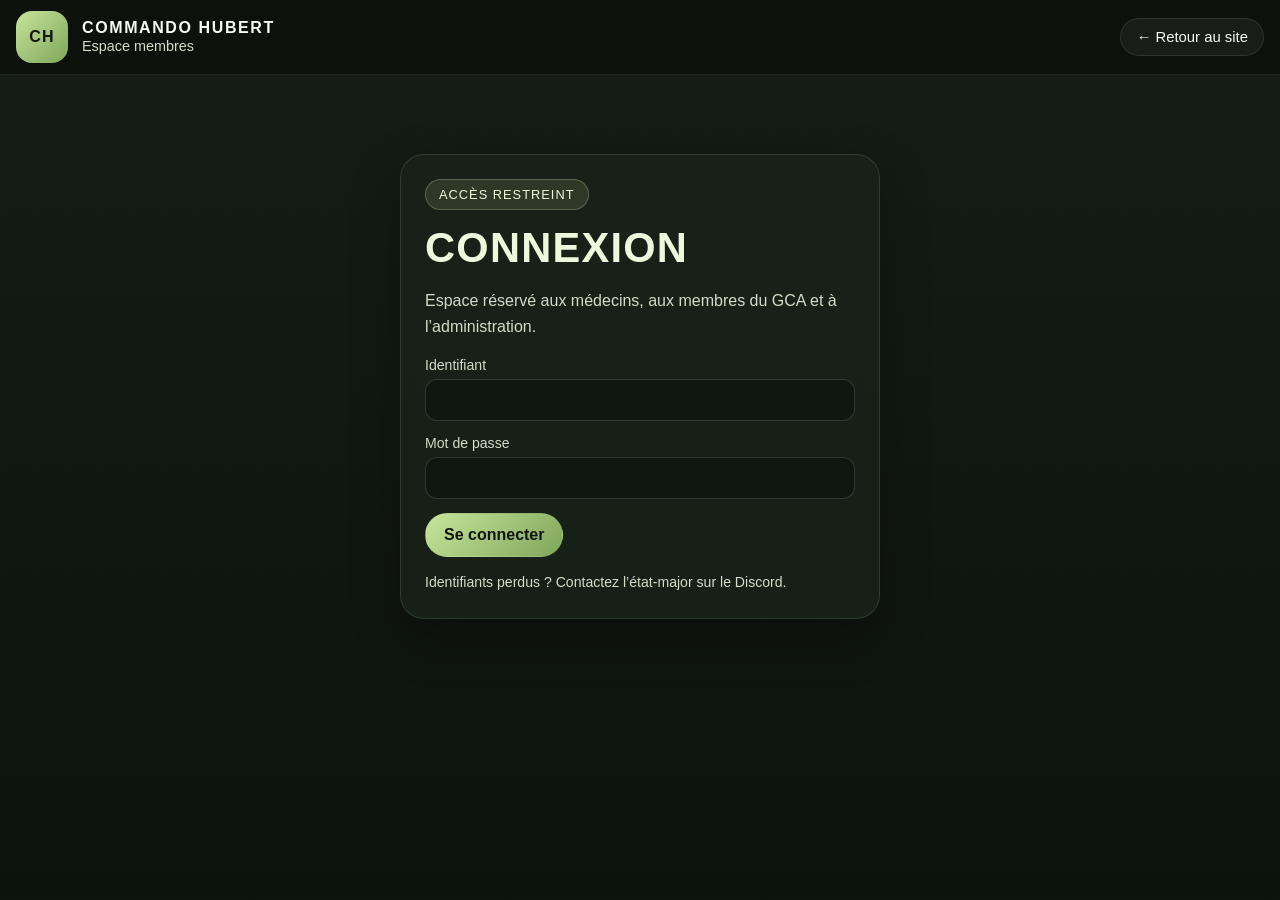
<file: medecin.html>
<!DOCTYPE html>
<html lang="fr" class="verrou">
<head>
  <meta charset="UTF-8">
  <meta name="viewport" content="width=device-width, initial-scale=1.0">
  <meta name="robots" content="noindex">
  <title>Dossiers médicaux | Commando Hubert</title>
  <link rel="stylesheet" href="assets/espace.css">
  <script src="assets/comptes.js"></script>
  <script src="assets/auth.js"></script>
  <script>Auth.exiger("medecin");</script>
</head>
<body>

  <header class="topbar">
    <div class="container topbar-inner">
      <a href="index.html" class="brand">
        <div class="brand-mark">CH</div>
        <div class="brand-text">
          <strong>Commando Hubert</strong>
          <span>Régiment médical</span>
        </div>
      </a>
      <nav class="nav" id="navEspace"></nav>
    </div>
  </header>

  <main class="container">
    <div class="entete-page">
      <div>
        <span class="eyebrow">🩺 accès réservé au personnel médical — données 100 % RP</span>
        <h1>Dossiers médicaux</h1>
        <p>Dossier de chaque joueur, première consultation et suivi des visites.</p>
      </div>
      <div class="actions">
        <button class="btn btn-primary" id="btnNouveau" type="button">+ Nouveau dossier</button>
        <button class="btn btn-secondary" id="btnExporter" type="button">Exporter</button>
        <button class="btn btn-secondary" id="btnImporter" type="button">Importer</button>
        <input type="file" id="fichierImport" accept="application/json,.json" hidden>
      </div>
    </div>

    <div class="med-grille">
      <aside class="panel med-liste">
        <div class="med-filtres">
          <input id="recherche" type="search" placeholder="Rechercher (N° MED, pseudo RP, pseudo Arma…)" aria-label="Rechercher un dossier">
          <select id="filtreAptitude" aria-label="Filtrer par aptitude">
            <option value="">Toutes les aptitudes</option>
          </select>
        </div>
        <ul class="fiches" id="liste"></ul>
        <div class="vide" id="listeVide" hidden></div>
      </aside>

      <section class="panel" id="detail"></section>
    </div>

    <p class="note" style="margin-top:20px">
      ℹ️ Les dossiers sont enregistrés dans <strong>ce navigateur</strong>. Pour les transmettre à un autre médecin
      ou changer d’appareil : <strong>Exporter</strong>, puis <strong>Importer</strong> le fichier .json de l’autre côté.
      Données fictives de roleplay : n’y saisissez aucune information médicale réelle.
    </p>
  </main>

  <dialog id="dlgDossier">
    <form id="formDossier" method="dialog">
      <h2 id="titreDossier"></h2>
      <div id="champsDossier"></div>
      <div class="actions">
        <button class="btn btn-secondary" type="button" data-fermer>Annuler</button>
        <button class="btn btn-primary" type="submit">💾 Sauvegarder le dossier</button>
      </div>
    </form>
  </dialog>

  <dialog id="dlgVisite">
    <form id="formVisite" method="dialog">
      <h2 id="titreVisite"></h2>
      <div id="champsVisite"></div>
      <div class="actions">
        <button class="btn btn-secondary" type="button" data-fermer>Annuler</button>
        <button class="btn btn-primary" type="submit">💾 Sauvegarder la visite</button>
      </div>
    </form>
  </dialog>

  <script src="assets/medecin.js"></script>
</body>
</html>
</file>
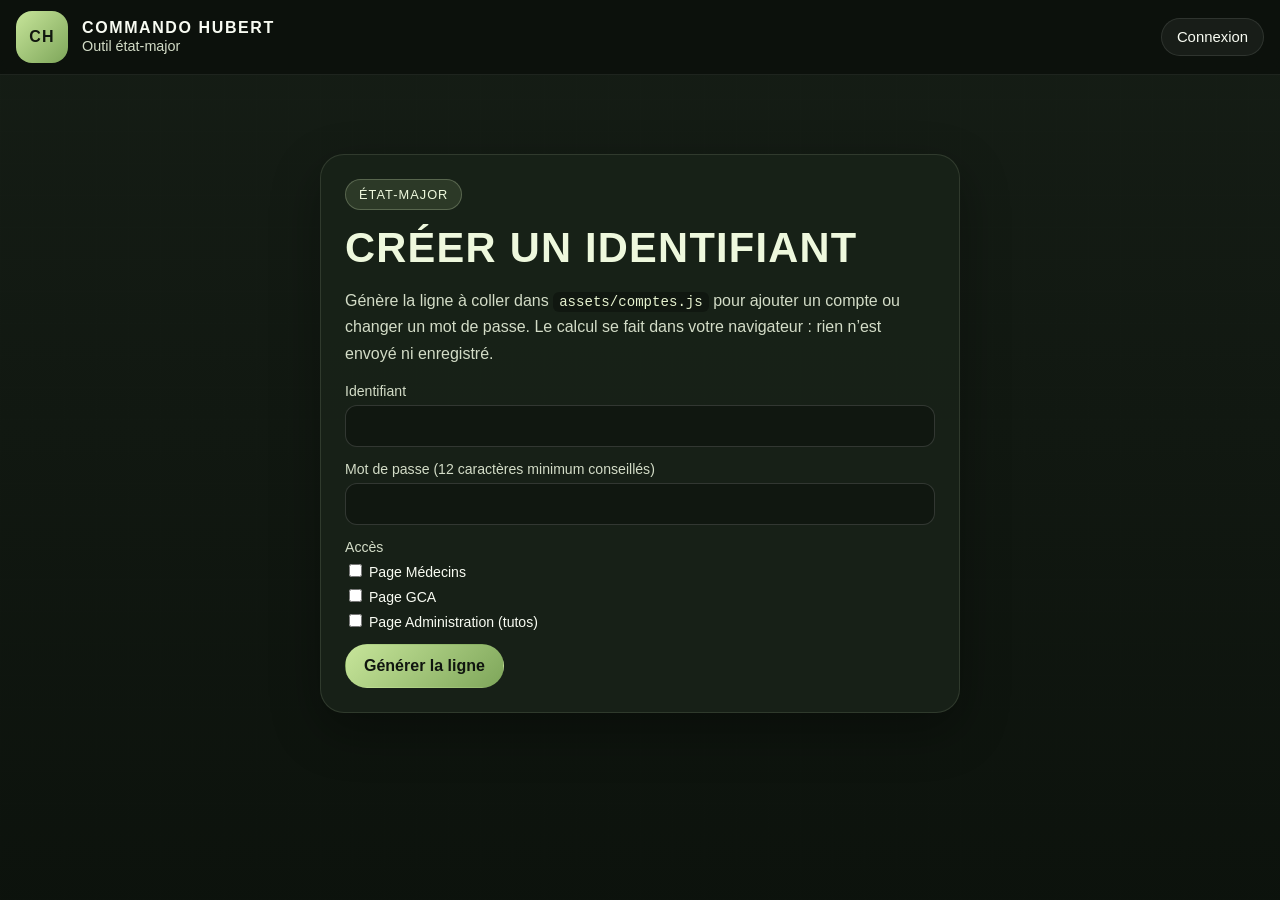
<file: outil-identifiants.html>
<!DOCTYPE html>
<html lang="fr">
<head>
  <meta charset="UTF-8">
  <meta name="viewport" content="width=device-width, initial-scale=1.0">
  <meta name="robots" content="noindex">
  <title>Outil identifiants | Commando Hubert</title>
  <link rel="stylesheet" href="assets/espace.css">
</head>
<body>

  <header class="topbar">
    <div class="container topbar-inner">
      <a href="index.html" class="brand">
        <div class="brand-mark">CH</div>
        <div class="brand-text">
          <strong>Commando Hubert</strong>
          <span>Outil état-major</span>
        </div>
      </a>
      <nav class="nav"><a href="connexion.html">Connexion</a></nav>
    </div>
  </header>

  <main class="container">
    <div class="connexion" style="max-width:640px">
      <form class="panel" id="formOutil">
        <span class="eyebrow">état-major</span>
        <h1>Créer un identifiant</h1>
        <p class="muted">
          Génère la ligne à coller dans <code>assets/comptes.js</code> pour ajouter un compte ou changer un mot de passe.
          Le calcul se fait dans votre navigateur : rien n’est envoyé ni enregistré.
        </p>

        <div class="champ">
          <label for="identifiant">Identifiant</label>
          <input id="identifiant" autocomplete="off" autocapitalize="none" required maxlength="40">
        </div>
        <div class="champ">
          <label for="motDePasse">Mot de passe (12 caractères minimum conseillés)</label>
          <input id="motDePasse" type="password" autocomplete="new-password" required minlength="8">
        </div>
        <div class="champ">
          <label>Accès</label>
          <label style="color:var(--text)"><input type="checkbox" id="roleMedecin" style="width:auto"> Page Médecins</label>
          <label style="color:var(--text)"><input type="checkbox" id="roleGca" style="width:auto"> Page GCA</label>
          <label style="color:var(--text)"><input type="checkbox" id="roleAdmin" style="width:auto"> Page Administration (tutos)</label>
        </div>

        <button class="btn btn-primary" type="submit">Générer la ligne</button>
        <div class="erreur" id="erreur" hidden></div>

        <div id="resultat" hidden style="margin-top:18px">
          <label for="ligne">Ligne à coller dans <code>window.COMPTES = [ ... ]</code></label>
          <textarea id="ligne" readonly style="min-height:120px;font-family:Consolas,monospace;font-size:.85rem"></textarea>
          <button class="btn btn-secondary btn-petit" type="button" id="copier" style="margin-top:8px">Copier</button>
        </div>
      </form>
    </div>
  </main>

  <script src="assets/auth.js"></script>
  <script>
    const erreur = document.getElementById("erreur");

    document.getElementById("formOutil").addEventListener("submit", async e => {
      e.preventDefault();
      erreur.hidden = true;
      const roles = [];
      if (document.getElementById("roleMedecin").checked) roles.push("medecin");
      if (document.getElementById("roleGca").checked) roles.push("gca");
      if (document.getElementById("roleAdmin").checked) roles.push("admin");
      if (!roles.length) {
        erreur.textContent = "Cochez au moins un accès.";
        erreur.hidden = false;
        return;
      }
      const sel = Auth.nouveauSel();
      const empreinte = await Auth.empreinte(document.getElementById("motDePasse").value, sel);
      const compte = { identifiant: document.getElementById("identifiant").value.trim(), roles, sel, empreinte };
      document.getElementById("ligne").value = "  " + JSON.stringify(compte) + ",";
      document.getElementById("resultat").hidden = false;
      document.getElementById("motDePasse").value = "";
    });

    document.getElementById("copier").addEventListener("click", async () => {
      const zone = document.getElementById("ligne");
      zone.select();
      try { await navigator.clipboard.writeText(zone.value); } catch (err) { document.execCommand("copy"); }
    });
  </script>
</body>
</html>
</file>
<file: assets/front.css>
/* Situation du front (page d'accueil) — complète le style de index.html.
   Couleurs des camps vérifiées pour le daltonisme et le contraste sur le fond sombre du site. */

.front{
  --front-joueurs:#3987e5;
  --front-ia:#e66767;
  --front-neutre:#8f9a8b;
  --front-encre:#eef8dd;
  --front-fond-carte:#0d140d;
  --front-ok:#0ca30c;
  --front-alerte:#fab219;
  --front-critique:#d03b3b;
  padding:40px 0 4px;
  scroll-margin-top:96px;
}

.front + .hero{
  padding-top:28px;
}

.front-panel{
  padding:38px;
}

/* En-tête : titre, contexte de campagne, état du flux */
.front-entete{
  display:flex;
  justify-content:space-between;
  align-items:flex-start;
  gap:14px 24px;
  flex-wrap:wrap;
}

.front-entete h2{
  margin:0 0 6px;
}

.front-contexte{
  margin:0;
  color:var(--muted);
  line-height:1.5;
  max-width:62ch;
}

.front-statut{
  margin:0;
  display:inline-flex;
  align-items:center;
  gap:10px;
  padding:9px 15px;
  border-radius:999px;
  border:1px solid var(--line);
  background:rgba(255,255,255,.05);
  color:var(--text);
  font-size:.92rem;
}

.front-pastille{
  width:10px;
  height:10px;
  border-radius:50%;
  background:var(--front-neutre);
  flex:none;
}

.front-statut[data-etat="direct"] .front-pastille{
  background:var(--front-ok);
  box-shadow:0 0 0 4px rgba(12,163,12,.18);
}

.front-statut[data-etat="ancien"] .front-pastille{
  background:var(--front-alerte);
}

.front-statut[data-etat="erreur"] .front-pastille{
  background:var(--front-critique);
}

.front-statut[data-etat="demo"] .front-pastille{
  background:transparent;
  border:2px solid var(--muted);
}

/* Rapport de force */
.front-rapport{
  margin:26px 0 4px;
}

.front-forces{
  display:flex;
  justify-content:space-between;
  align-items:center;
  gap:12px;
  margin-bottom:12px;
}

.front-force{
  display:flex;
  align-items:center;
  gap:10px;
  min-width:0;
  margin:0;
}

.front-force.droite{
  flex-direction:row-reverse;
}

.front-force b{
  font-size:2rem;
  line-height:1;
  color:var(--text);
}

.front-force-nom{
  display:inline-flex;
  align-items:center;
  gap:8px;
  color:var(--muted);
  font-size:.95rem;
}

.front-barre{
  display:flex;
  gap:2px;
  height:14px;
}

.front-barre .seg{
  min-width:6px;
  transition:flex-grow .8s ease;
}

.front-barre .seg.joueurs{ background:var(--front-joueurs); }
.front-barre .seg.neutre{ background:var(--front-neutre); }
.front-barre .seg.ia{ background:var(--front-ia); }
.front-barre .seg.debut{ border-radius:4px 0 0 4px; }
.front-barre .seg.fin{ border-radius:0 4px 4px 0; }
.front-barre .seg.debut.fin{ border-radius:4px; }

.front-total{
  margin:8px 0 0;
  text-align:center;
  color:var(--muted);
  font-size:.88rem;
}

/* Grille : carte à gauche, opérations et journal à droite */
.front-grille{
  display:grid;
  grid-template-columns:minmax(0, 1.15fr) minmax(0, .85fr);
  grid-template-areas:
    "carte ops"
    "carte journal";
  grid-template-rows:auto 1fr;
  gap:24px 28px;
  margin-top:24px;
}

.front-carte{ grid-area:carte; margin:0; }
.front-bloc-ops{ grid-area:ops; }
.front-bloc-journal{ grid-area:journal; }

.front-bloc h3{
  margin:0 0 12px;
  font-size:1.08rem;
}

/* Carte schématique */
.front-plateau{
  position:relative;
  border-radius:18px;
  border:1px solid var(--line);
  background:linear-gradient(180deg, rgba(10,15,10,.74), rgba(10,15,10,.6));
  overflow:hidden;
}

.front-svg{
  display:block;
  width:100%;
  height:auto;
}

.front-svg .grille line{
  stroke:rgba(231,245,205,.07);
  stroke-width:1;
  vector-effect:non-scaling-stroke;
}

.front-svg .repere text{
  fill:rgba(211,220,199,.42);
  font-size:19px;
}

.front-svg .nord path{ fill:rgba(238,248,221,.55); }

.front-svg .nord text{
  fill:rgba(238,248,221,.65);
  font-size:20px;
  font-weight:700;
}

.front-svg .lien{
  stroke-width:3.5;
  stroke-linecap:round;
}

.front-svg .lien.joueurs{ stroke:var(--front-joueurs); stroke-opacity:.42; }
.front-svg .lien.ia{ stroke:var(--front-ia); stroke-opacity:.42; }
.front-svg .lien.neutre{ stroke:var(--front-neutre); stroke-opacity:.35; }

.front-svg .lien.front{
  stroke:var(--front-encre);
  stroke-opacity:.8;
  stroke-width:5;
}

.front-svg .zone{ cursor:pointer; }
.front-svg .zone .cible{ fill:transparent; }

.front-svg .forme{
  stroke:var(--front-fond-carte);
  stroke-width:4;
  transform-box:fill-box;
  transform-origin:center;
}

.front-svg .forme.joueurs{ fill:var(--front-joueurs); }
.front-svg .forme.ia{ fill:var(--front-ia); }
.front-svg .forme.neutre{ fill:var(--front-neutre); }

/* Prise récente, pas encore consolidée : symbole évidé */
.front-svg .zone.fragile .forme{ fill:var(--front-fond-carte); stroke-width:6; }
.front-svg .zone.fragile .forme.joueurs{ stroke:var(--front-joueurs); }
.front-svg .zone.fragile .forme.ia{ stroke:var(--front-ia); }
.front-svg .zone.fragile .forme.neutre{ stroke:var(--front-neutre); }

.front-svg .zone:hover .forme,
.front-svg .zone.choisie .forme{
  stroke:var(--front-encre);
  stroke-width:5;
}

.front-svg .fob{
  fill:var(--front-encre);
  stroke:var(--front-encre);
  stroke-width:3;
  stroke-linejoin:round;
}

.front-svg .lbl{
  fill:var(--front-encre);
  font-size:25px;
  font-weight:700;
  paint-order:stroke;
  stroke:var(--front-fond-carte);
  stroke-width:7px;
  stroke-linejoin:round;
  pointer-events:none;
}

.front-svg .lbl.mineur{
  fill:#d3dcc7;
  font-size:22px;
  font-weight:400;
}

.front-svg .lbl.cache{ display:none; }

.front-svg .pulse{
  fill:none;
  stroke-width:4;
  transform-box:fill-box;
  transform-origin:center;
  animation:front-pulse 2.4s ease-out infinite;
}

.front-svg .pulse.joueurs{ stroke:var(--front-joueurs); }
.front-svg .pulse.ia{ stroke:var(--front-ia); }

@keyframes front-pulse{
  0%{ transform:scale(.85); opacity:.95; }
  100%{ transform:scale(2.6); opacity:0; }
}

.front-svg .vide{
  fill:var(--muted);
  font-size:30px;
}

.front-info{
  margin:12px 0 0;
  min-height:1.5em;
  color:var(--text);
  font-size:.95rem;
  line-height:1.5;
}

.front-legende{
  list-style:none;
  margin:10px 0 0;
  padding:0;
  display:flex;
  flex-wrap:wrap;
  gap:8px 16px;
  color:var(--muted);
  font-size:.86rem;
}

.front-legende li{
  display:inline-flex;
  align-items:center;
  gap:7px;
}

.front-cle-front{
  width:22px;
  height:4px;
  border-radius:2px;
  background:var(--front-encre);
  opacity:.85;
}

.front-cle-combat{
  width:9px;
  height:9px;
  margin:0 3px;
  border-radius:50%;
  background:var(--muted);
  box-shadow:0 0 0 2px var(--panel-2), 0 0 0 4px var(--muted);
}

.front-cle-fragile{
  width:12px;
  height:12px;
  border-radius:50%;
  border:3px solid var(--muted);
}

.front-cle-base{
  width:11px;
  height:11px;
  border-radius:2px;
  background:var(--muted);
}

.front-cle-point{
  width:9px;
  height:9px;
  margin:0 1px;
  transform:rotate(45deg);
  background:var(--muted);
}

.front-cle-fob{
  display:block;
  width:12px;
  height:14px;
}

/* Pastilles de camp (journal, tableau, légende) */
.front-puce{
  display:inline-block;
  width:10px;
  height:10px;
  border-radius:50%;
  background:var(--front-neutre);
  flex:none;
}

.front-puce.joueurs{ background:var(--front-joueurs); }
.front-puce.ia{ background:var(--front-ia); }

/* Opérations en cours */
.front-ops,
.front-journal{
  list-style:none;
  margin:0;
  padding:0;
  display:grid;
  gap:10px;
}

.front-op{
  position:relative;
  padding:12px 14px 12px 22px;
  border-radius:16px;
  background:var(--panel-2);
  border:1px solid rgba(255,255,255,.08);
  cursor:pointer;
  transition:border-color .2s ease;
}

.front-op::before{
  content:"";
  position:absolute;
  left:9px;
  top:12px;
  bottom:12px;
  width:4px;
  border-radius:4px;
  background:var(--front-neutre);
}

.front-op[data-attaquant="joueurs"]::before{ background:var(--front-joueurs); }
.front-op[data-attaquant="ia"]::before{ background:var(--front-ia); }

.front-op.annoncee{
  background:rgba(250,178,25,.06);
  border-color:rgba(250,178,25,.3);
}

.front-op:hover{
  border-color:var(--line-strong);
}

.front-op:focus-visible{
  outline:2px solid var(--accent);
  outline-offset:2px;
}

.front-op-titre{
  margin:0;
  font-weight:700;
  color:var(--text);
  line-height:1.35;
}

.front-op-meta{
  margin:6px 0 0;
  display:flex;
  flex-wrap:wrap;
  align-items:center;
  gap:4px 12px;
  color:var(--muted);
  font-size:.9rem;
}

.front-chrono{
  color:var(--text);
  font-variant-numeric:tabular-nums;
}

.front-vagues{
  display:inline-flex;
  gap:4px;
  color:var(--front-neutre);
}

.front-op[data-attaquant="joueurs"] .front-vagues{ color:var(--front-joueurs); }
.front-op[data-attaquant="ia"] .front-vagues{ color:var(--front-ia); }

.front-vagues i{
  display:block;
  width:9px;
  height:9px;
  border-radius:50%;
  border:2px solid currentColor;
}

.front-vagues i.faite{ background:currentColor; }

.front-jauge{
  margin-top:10px;
  height:8px;
  border-radius:4px;
  background:rgba(57,135,229,.22);
  overflow:hidden;
}

.front-jauge span{
  display:block;
  height:100%;
  border-radius:4px;
  background:var(--front-joueurs);
  transition:width .8s ease;
}

.front-op[data-attaquant="ia"] .front-jauge{ background:rgba(230,103,103,.22); }
.front-op[data-attaquant="ia"] .front-jauge span{ background:var(--front-ia); }

.front-vide{
  color:var(--muted);
  padding:4px 0;
  line-height:1.5;
}

/* Journal */
.front-journal li{
  display:grid;
  grid-template-columns:10px minmax(0, 1fr) auto;
  gap:10px;
  align-items:start;
  color:var(--text);
  font-size:.95rem;
  line-height:1.45;
}

.front-journal li.front-vide{
  display:block;
  color:var(--muted);
}

.front-journal .front-puce{
  margin-top:.42em;
}

.front-journal time{
  color:var(--muted);
  font-size:.84rem;
  white-space:nowrap;
  padding-top:.1em;
}

/* Toutes les zones */
.front-zones{
  margin-top:24px;
  border-top:1px solid var(--line);
  padding-top:12px;
}

.front-zones summary{
  cursor:pointer;
  list-style:none;
  display:inline-flex;
  align-items:center;
  gap:12px;
  padding:6px 0;
  font-weight:700;
  color:var(--accent-3);
}

.front-zones summary::-webkit-details-marker{ display:none; }

.front-zones summary::before{
  content:"";
  width:7px;
  height:7px;
  border-right:2px solid currentColor;
  border-bottom:2px solid currentColor;
  transform:rotate(-45deg);
  transition:transform .2s ease;
}

.front-zones[open] summary::before{ transform:rotate(45deg); }

.front-zones summary:focus-visible{
  outline:2px solid var(--accent);
  outline-offset:4px;
  border-radius:6px;
}

.front-zones summary span{
  color:var(--muted);
  font-weight:400;
}

.front-table{
  margin-top:8px;
  overflow-x:auto;
}

.front-zones table{
  width:100%;
  border-collapse:collapse;
  font-size:.93rem;
}

.front-zones th,
.front-zones td{
  text-align:left;
  padding:10px 8px;
  border-bottom:1px solid rgba(255,255,255,.06);
  vertical-align:top;
  color:var(--text);
}

.front-zones thead th{
  color:var(--muted);
  font-weight:400;
  font-size:.84rem;
}

.front-zones tbody th small{
  display:block;
  margin-top:2px;
  color:var(--muted);
  font-weight:400;
  font-size:.8rem;
}

.front-zones .num{
  text-align:right;
  font-variant-numeric:tabular-nums;
  white-space:nowrap;
}

.front-zones td .front-puce{
  width:9px;
  height:9px;
  margin-right:2px;
}

.front-pied{
  margin:16px 0 0;
  color:var(--muted);
  font-size:.86rem;
  line-height:1.5;
}

.front-sr{
  position:absolute;
  width:1px;
  height:1px;
  overflow:hidden;
  clip:rect(0 0 0 0);
  clip-path:inset(50%);
  white-space:nowrap;
}

@media (max-width:900px){
  .front-grille{
    grid-template-columns:minmax(0, 1fr);
    grid-template-areas:
      "ops"
      "carte"
      "journal";
    grid-template-rows:auto;
  }
}

@media (max-width:768px){
  .front{ padding:22px 0 0; }
  .front + .hero{ padding-top:20px; }
  .front-panel{ padding:18px; }
  .front-force b{ font-size:1.6rem; }
  .front-force-nom{ font-size:.88rem; }
}

@media (max-width:600px){
  .front-svg .forme{ transform:scale(1.45); }
  .front-svg .lbl{ font-size:40px; stroke-width:10px; }
  .front-svg .lbl.mineur,
  .front-svg .repere{ display:none; }
  .front-svg .lien{ stroke-width:5; }
  .front-svg .lien.front{ stroke-width:7; }
  .front-journal li:nth-child(n+5){ display:none; }
}

@media (prefers-reduced-motion:reduce){
  .front-svg .pulse{
    animation:none;
    transform:scale(1.5);
    opacity:.85;
  }

  .front-barre .seg,
  .front-jauge span,
  .front-op{ transition:none; }
}
</file>
<file: assets/espace.css>
/* Styles communs aux pages de l'espace membres (connexion, médecins, GCA, administration).
   Reprend la charte de index.html. */
:root{
  --bg:#101711;
  --bg-deep:#0a0f0a;
  --panel:rgba(24,34,24,.92);
  --panel-2:rgba(30,42,30,.94);
  --panel-3:rgba(38,52,38,.95);
  --line:rgba(231,245,205,.12);
  --line-strong:rgba(231,245,205,.24);
  --text:#f8fbf2;
  --muted:#d3dcc7;
  --accent:#c7e59a;
  --accent-2:#7ea65a;
  --accent-3:#eef8dd;
  --danger:#d97b7b;
  --warn:#e3c26b;
  --shadow:0 18px 50px rgba(0,0,0,.32);
  --radius:24px;
  --max:1320px;
}

*{box-sizing:border-box}

/* Tant que la session n'est pas vérifiée, rien n'est affiché. */
.verrou body{visibility:hidden}

body{
  margin:0;
  font-family:Arial, Helvetica, sans-serif;
  color:var(--text);
  min-height:100vh;
  background:
    linear-gradient(rgba(22,30,22,.86), rgba(12,18,12,.94)),
    repeating-linear-gradient(0deg, rgba(255,255,255,.02) 0 1px, transparent 1px 32px),
    repeating-linear-gradient(90deg, rgba(255,255,255,.018) 0 1px, transparent 1px 32px),
    var(--bg);
  background-attachment:fixed;
}

.container{width:min(calc(100% - 32px), var(--max));margin:auto}

h1,h2,h3,h4{margin-top:0;color:var(--accent-3)}
h1{font-size:clamp(1.7rem, 4vw, 2.6rem);text-transform:uppercase;letter-spacing:.03em;margin-bottom:8px}
h2{font-size:1.35rem}
h3{font-size:1.08rem}
p{line-height:1.65}
.muted{color:var(--muted)}
[hidden]{display:none !important}

/* ---------- Barre haute ---------- */
.topbar{
  position:sticky;top:0;z-index:100;
  backdrop-filter:blur(10px);
  background:rgba(12,17,12,.9);
  border-bottom:1px solid rgba(255,255,255,.08);
}
.topbar-inner{
  display:flex;justify-content:space-between;align-items:center;
  gap:14px;min-height:74px;padding:10px 0;flex-wrap:wrap;
}
.brand{display:flex;align-items:center;gap:14px;text-decoration:none;color:var(--text)}
.brand-mark{
  width:52px;height:52px;border-radius:16px;display:grid;place-items:center;
  font-weight:900;letter-spacing:.08em;color:#11170f;flex-shrink:0;
  background:linear-gradient(135deg, var(--accent), var(--accent-2));
}
.brand-text strong{display:block;text-transform:uppercase;letter-spacing:.10em;font-size:1rem}
.brand-text span{color:var(--muted);font-size:.9rem}
.nav{display:flex;gap:10px;flex-wrap:wrap;align-items:center}
.nav a,.nav button{
  font:inherit;font-size:.93rem;cursor:pointer;text-decoration:none;color:var(--text);
  background:rgba(255,255,255,.05);border:1px solid rgba(255,255,255,.10);
  padding:10px 15px;border-radius:999px;transition:.2s ease;
}
.nav a:hover,.nav button:hover{background:rgba(199,229,154,.15);border-color:var(--line-strong)}
.nav a.actif{background:rgba(199,229,154,.18);border-color:var(--line-strong);color:var(--accent-3)}
.nav .qui{color:var(--muted);font-size:.9rem;padding:0 4px}

main{padding:34px 0 60px}

/* ---------- Blocs ---------- */
.panel{
  background:var(--panel);border:1px solid var(--line);
  border-radius:var(--radius);box-shadow:var(--shadow);padding:24px;
}
.eyebrow{
  display:inline-block;padding:7px 13px;border-radius:999px;
  background:rgba(199,229,154,.12);border:1px solid var(--line-strong);
  color:var(--accent-3);font-size:.8rem;letter-spacing:.08em;text-transform:uppercase;
  margin-bottom:14px;
}
.note{
  padding:14px 16px;border-radius:16px;font-size:.93rem;line-height:1.6;
  background:rgba(255,255,255,.04);border:1px solid rgba(255,255,255,.08);color:var(--muted);
}
.erreur{
  padding:12px 14px;border-radius:14px;margin-top:14px;
  background:rgba(217,123,123,.12);border:1px solid rgba(217,123,123,.4);color:#f3c4c4;
}

/* ---------- Boutons ---------- */
.btn{
  display:inline-block;font:inherit;font-weight:700;cursor:pointer;text-decoration:none;
  padding:12px 18px;border-radius:999px;border:1px solid transparent;transition:.2s ease;
}
.btn-primary{background:linear-gradient(135deg, var(--accent), var(--accent-2));color:#10150f}
.btn-primary:hover{filter:brightness(1.06);transform:translateY(-1px)}
.btn-secondary{color:var(--accent-3);border-color:rgba(255,255,255,.12);background:rgba(255,255,255,.06)}
.btn-secondary:hover{background:rgba(255,255,255,.10);border-color:var(--line-strong)}
.btn-danger{color:#f3c4c4;border-color:rgba(217,123,123,.4);background:rgba(217,123,123,.10)}
.btn-danger:hover{background:rgba(217,123,123,.2)}
.btn-petit{padding:8px 13px;font-size:.88rem}
.btn:disabled{opacity:.55;cursor:wait}
.actions{display:flex;gap:10px;flex-wrap:wrap;align-items:center}

/* ---------- Formulaires ---------- */
label{display:block;font-size:.88rem;color:var(--muted);margin-bottom:6px}
input,select,textarea{
  width:100%;font:inherit;color:var(--text);
  background:rgba(0,0,0,.28);border:1px solid rgba(255,255,255,.14);
  border-radius:12px;padding:11px 13px;
}
textarea{min-height:84px;resize:vertical;line-height:1.5}
select option{background:#182218;color:var(--text)}
input:focus,select:focus,textarea:focus,.btn:focus-visible,.nav a:focus-visible,.nav button:focus-visible{
  outline:2px solid var(--accent);outline-offset:2px;
}
.champ{margin-bottom:14px}
.grille-form{display:grid;grid-template-columns:repeat(2,1fr);gap:0 16px}
.grille-form .large{grid-column:1 / -1}

/* ---------- Pastilles ---------- */
.pastille{
  display:inline-block;padding:5px 11px;border-radius:999px;font-size:.8rem;font-weight:700;
  border:1px solid rgba(255,255,255,.14);background:rgba(255,255,255,.06);color:var(--muted);
  white-space:nowrap;
}
.pastille.vert{color:#d6f0ae;border-color:rgba(199,229,154,.45);background:rgba(199,229,154,.14)}
.pastille.jaune{color:#f1dc9d;border-color:rgba(227,194,107,.45);background:rgba(227,194,107,.13)}
.pastille.rouge{color:#f3c4c4;border-color:rgba(217,123,123,.45);background:rgba(217,123,123,.13)}

/* ---------- Fenêtres (dialog) ---------- */
dialog{
  width:min(720px, calc(100% - 24px));max-height:calc(100vh - 32px);overflow:auto;
  color:var(--text);background:#172017;border:1px solid var(--line-strong);
  border-radius:22px;padding:24px;box-shadow:0 30px 80px rgba(0,0,0,.6);
}
dialog::backdrop{background:rgba(0,0,0,.66)}
dialog .actions{justify-content:flex-end;margin-top:8px}

/* ---------- Connexion ---------- */
.connexion{max-width:480px;margin:5vh auto 0}
.choix-espaces{display:grid;gap:12px;margin:18px 0}
.choix-espaces a{
  display:flex;gap:14px;align-items:center;padding:16px;border-radius:18px;text-decoration:none;
  color:var(--text);background:rgba(255,255,255,.04);border:1px solid rgba(255,255,255,.1);transition:.2s;
}
.choix-espaces a:hover{border-color:var(--line-strong);background:rgba(199,229,154,.1)}
.choix-espaces .ico{font-size:1.6rem}
.choix-espaces span{color:var(--muted);font-size:.9rem;display:block;margin-top:2px}

/* ---------- Médecins ---------- */
.entete-page{display:flex;justify-content:space-between;align-items:flex-end;gap:16px;flex-wrap:wrap;margin-bottom:20px}
.entete-page p{margin:0;color:var(--muted)}
.med-grille{display:grid;grid-template-columns:360px 1fr;gap:20px;align-items:start}
.med-liste{padding:18px;position:sticky;top:94px;max-height:calc(100vh - 114px);display:flex;flex-direction:column}
.med-filtres{display:grid;gap:10px;margin-bottom:12px}
.fiches{list-style:none;margin:0;padding:0;overflow:auto;display:grid;gap:8px}
.fiches button{
  width:100%;text-align:left;font:inherit;color:var(--text);cursor:pointer;
  background:rgba(255,255,255,.04);border:1px solid rgba(255,255,255,.08);
  border-radius:14px;padding:12px 14px;display:flex;justify-content:space-between;gap:10px;align-items:center;
}
.fiches li,.fiches button > span:first-child{min-width:0;overflow-wrap:anywhere}
.fiches button:hover{border-color:var(--line-strong)}
.fiches button.actif{background:rgba(199,229,154,.14);border-color:var(--line-strong)}
.fiches small{display:block;color:var(--muted);margin-top:3px}
.vide{color:var(--muted);text-align:center;padding:26px 10px}
.infos{display:grid;grid-template-columns:repeat(3,1fr);gap:12px;margin:18px 0}
.info{background:rgba(255,255,255,.04);border:1px solid rgba(255,255,255,.08);border-radius:14px;padding:12px 14px}
.info.large{grid-column:1 / -1}
.info dt{font-size:.78rem;text-transform:uppercase;letter-spacing:.06em;color:var(--muted);margin-bottom:4px}
.info dd{margin:0;white-space:pre-wrap;overflow-wrap:anywhere}
.visite{
  border:1px solid rgba(255,255,255,.08);background:rgba(255,255,255,.035);
  border-radius:16px;padding:16px;margin-top:12px;
}
.visite-tete{display:flex;justify-content:space-between;gap:10px;flex-wrap:wrap;align-items:center;margin-bottom:10px}
.visite-tete strong{color:var(--accent-3)}
.visite p{margin:6px 0;color:var(--muted);white-space:pre-wrap;overflow-wrap:anywhere}
.visite p b{color:var(--text);font-weight:700}
.constantes{display:flex;gap:8px;flex-wrap:wrap;margin:8px 0}

/* ---------- GCA ---------- */
.gca-grille{display:grid;grid-template-columns:380px 1fr;gap:20px;align-items:start}
.regle-tete{display:flex;justify-content:space-between;gap:12px;flex-wrap:wrap;align-items:flex-start}
.decision{
  margin:16px 0;padding:16px 18px;border-radius:16px;font-weight:700;font-size:1.08rem;
  border:1px solid var(--line-strong);background:rgba(199,229,154,.10);color:var(--accent-3);
}
.decision.rouge{border-color:rgba(217,123,123,.5);background:rgba(217,123,123,.12);color:#f3c4c4}
.decision.jaune{border-color:rgba(227,194,107,.5);background:rgba(227,194,107,.12);color:#f1dc9d}
.etapes{margin:0;padding-left:22px;line-height:1.8;color:var(--muted)}
.etapes li{margin-bottom:4px}
.interdits{margin:0;padding-left:20px;line-height:1.8;color:#f3c4c4}

/* ---------- Responsive ---------- */
@media (max-width:980px){
  .med-grille,.gca-grille{grid-template-columns:1fr}
  .med-liste{position:static;max-height:none}
  .fiches{max-height:340px}
  .infos{grid-template-columns:repeat(2,1fr)}
}
@media (max-width:600px){
  .grille-form,.infos{grid-template-columns:1fr}
  .panel{padding:18px}
  .brand-text span{display:none}
}

/* ---------- Impression d'une fiche ---------- */
@media print{
  body{background:#fff;color:#000}
  .topbar,.med-liste,.actions,.note,dialog{display:none !important}
  .med-grille{display:block}
  .panel,.info,.visite{background:#fff;border-color:#999;box-shadow:none;color:#000}
  h1,h2,h3,.visite-tete strong,.visite p b{color:#000}
  .muted,.info dt,.visite p,.entete-page p{color:#333}
  .pastille{color:#000 !important;background:#fff !important;border-color:#666 !important}
}

/* ---------- Titres de rubrique (dossier médical) ---------- */
.titre-section{
  margin:22px 0 12px;padding:10px 14px;border-radius:12px;font-size:1rem;
  background:rgba(199,229,154,.10);border:1px solid rgba(199,229,154,.2);
}
dialog .titre-section:first-of-type{margin-top:8px}
.infos{margin-top:0}

/* ---------- Onglets et cases (GCA) ---------- */
.onglets{display:flex;gap:8px;flex-wrap:wrap}
.onglets button{
  font:inherit;font-weight:700;cursor:pointer;color:var(--text);padding:11px 18px;border-radius:999px;
  background:rgba(255,255,255,.05);border:1px solid rgba(255,255,255,.12);
}
.onglets button:hover{border-color:var(--line-strong)}
.onglets button.actif{background:linear-gradient(135deg, var(--accent), var(--accent-2));color:#10150f;border-color:transparent}
.onglets button:focus-visible{outline:2px solid var(--accent);outline-offset:2px}
label.case{display:flex;align-items:center;gap:10px;color:var(--text);font-size:.95rem;padding:8px 0;cursor:pointer}
label.case input{width:20px;height:20px;accent-color:var(--accent-2);flex-shrink:0}

@media print{
  .titre-section{background:#fff;border-color:#999;color:#000}
}

/* ---------- Administration : tutos ---------- */
.tuto-grille{display:grid;grid-template-columns:290px 1fr;gap:20px;align-items:start}
.tuto-grille > *{min-width:0}
.sommaire{padding:18px;position:sticky;top:94px;max-height:calc(100vh - 114px);overflow:auto}
.sommaire h2{font-size:.78rem;text-transform:uppercase;letter-spacing:.08em;color:var(--muted);margin-bottom:10px}
.sommaire ol{list-style:none;margin:0;padding:0;display:grid;gap:6px;counter-reset:som}
.sommaire a{
  display:block;padding:9px 12px;border-radius:12px;text-decoration:none;color:var(--text);font-size:.92rem;
  background:rgba(255,255,255,.04);border:1px solid rgba(255,255,255,.08);transition:.2s;
}
.sommaire a::before{counter-increment:som;content:counter(som) ". ";color:var(--accent);font-weight:700}
.sommaire a:hover{border-color:var(--line-strong)}
.sommaire a.actif{background:rgba(199,229,154,.14);border-color:var(--line-strong);color:var(--accent-3)}
.sommaire .maj{display:block;margin-top:14px;font-size:.82rem;color:var(--muted)}
.sommaire .actions{margin-top:12px}
.tuto{padding:28px}
.tuto h2{scroll-margin-top:100px;margin:36px 0 12px;padding-top:22px;border-top:1px solid var(--line);font-size:1.4rem}
.tuto > h2:first-of-type{margin-top:0;padding-top:0;border-top:0}
.tuto h3{margin:22px 0 8px;color:var(--accent);font-size:1.05rem}
.tuto p,.tuto li,.tuto td{color:var(--muted);line-height:1.7}
.tuto p{margin:0 0 12px}
.tuto ul,.tuto ol{margin:0 0 14px;padding-left:22px}
.tuto li{margin-bottom:5px}
.tuto li::marker{color:var(--accent)}
.tuto strong{color:var(--text)}
.tuto a{color:var(--accent-3)}
.tuto .intro{font-size:1.02rem;color:var(--text)}
.tuto .note{margin:14px 0}
.note.astuce{border-color:rgba(199,229,154,.35);background:rgba(199,229,154,.08)}
.note.attention{border-color:rgba(217,123,123,.4);background:rgba(217,123,123,.1);color:#f3c4c4}
.note.attention strong{color:#ffd9d9}
.note.chantier{border-color:rgba(227,194,107,.45);background:rgba(227,194,107,.10);color:#f1dc9d}
.note.chantier strong{color:#fbe7b5}
.tuto table{width:100%;border-collapse:collapse;margin:10px 0 16px;font-size:.93rem}
.tuto th,.tuto td{text-align:left;padding:9px 10px;border-bottom:1px solid rgba(255,255,255,.08);vertical-align:top}
.tuto th{color:var(--accent-3);font-size:.8rem;text-transform:uppercase;letter-spacing:.06em;background:rgba(255,255,255,.03)}
.tuto .defilant{overflow-x:auto}
kbd{
  display:inline-block;font:inherit;font-size:.82rem;font-weight:700;color:var(--accent-3);
  padding:2px 8px;border-radius:7px;border:1px solid rgba(255,255,255,.22);
  background:rgba(255,255,255,.08);box-shadow:0 2px 0 rgba(0,0,0,.35);white-space:nowrap;
}
code{font-family:Consolas,"Courier New",monospace;font-size:.88em;color:#e6f2cf;background:rgba(0,0,0,.3);padding:2px 6px;border-radius:6px;overflow-wrap:anywhere}
pre{
  margin:10px 0 16px;padding:14px 16px;border-radius:14px;overflow:auto;line-height:1.55;
  background:rgba(0,0,0,.35);border:1px solid rgba(255,255,255,.1);font-size:.85rem;
}
pre code{background:none;padding:0;color:#e6f2cf}
.cartes{display:grid;grid-template-columns:repeat(auto-fit,minmax(200px,1fr));gap:12px;margin:12px 0 16px}
.carte{background:rgba(255,255,255,.04);border:1px solid rgba(255,255,255,.08);border-radius:14px;padding:14px}
.carte b{display:block;color:var(--accent-3);margin-bottom:6px}
.carte span{color:var(--muted);font-size:.9rem;line-height:1.55;display:block}
.chemin{color:var(--accent);font-weight:700}
.etat-liste{list-style:none;padding:0;margin:0 0 16px;display:grid;gap:8px}
.etat-liste li{display:flex;gap:12px;align-items:flex-start;padding:10px 12px;border-radius:12px;background:rgba(255,255,255,.035);border:1px solid rgba(255,255,255,.07)}
.etat-liste .pastille{margin-top:2px}

/* ---------- Agenda des GM ---------- */
.agenda-pseudo{display:grid;grid-template-columns:minmax(200px,320px) 1fr;gap:12px;align-items:end;margin-bottom:10px}
.agenda-pseudo .champ{margin:0}
.agenda-pseudo .qui{color:var(--muted);font-size:.9rem;padding-bottom:12px}
.agenda-barre{display:flex;justify-content:space-between;align-items:center;gap:12px;flex-wrap:wrap;margin:12px 0}
.agenda-barre .periode{font-weight:700;color:var(--accent-3)}
#agendaStatut{font-weight:700}
#agendaStatut[data-etat="direct"],#agendaStatut[data-etat="lecture"]{color:#d6f0ae;border-color:rgba(199,229,154,.45);background:rgba(199,229,154,.14)}
#agendaStatut[data-etat="coupure"],#agendaStatut[data-etat="chargement"]{color:#f1dc9d;border-color:rgba(227,194,107,.45);background:rgba(227,194,107,.13)}
#agendaStatut[data-etat="refuse"],#agendaStatut[data-etat="erreur"]{color:#f3c4c4;border-color:rgba(217,123,123,.45);background:rgba(217,123,123,.13)}
.agenda-entete{display:grid;grid-template-columns:repeat(7,1fr);gap:6px;margin-bottom:6px}
.agenda-entete span{text-align:center;font-size:.76rem;text-transform:uppercase;letter-spacing:.06em;color:var(--muted)}
.agenda-grille{display:grid;grid-template-columns:repeat(7,1fr);gap:6px}
.jour{
  font:inherit;text-align:left;color:var(--text);cursor:pointer;min-height:104px;padding:8px;border-radius:14px;
  background:rgba(255,255,255,.04);border:1px solid rgba(255,255,255,.08);
  display:flex;flex-direction:column;gap:6px;align-items:stretch;transition:.15s;
}
.jour:hover:not(:disabled){border-color:var(--line-strong);background:rgba(199,229,154,.08)}
.jour:focus-visible{outline:2px solid var(--accent);outline-offset:2px}
.jour.passe{opacity:.38;cursor:default}
.jour.aujourdhui{border-color:var(--accent);box-shadow:inset 0 0 0 1px var(--accent)}
.jour .tete{display:flex;align-items:baseline;gap:6px;flex-wrap:wrap}
.jour .jsem{display:none;color:var(--muted);font-size:.8rem;text-transform:uppercase}
.jour .num{font-weight:800;font-size:1.05rem;color:var(--accent-3)}
.jour .mois{color:var(--muted);font-size:.8rem}
.jour .badge{
  margin-left:auto;font-size:.66rem;text-transform:uppercase;letter-spacing:.05em;font-weight:700;
  color:#10150f;background:linear-gradient(135deg,var(--accent),var(--accent-2));padding:2px 7px;border-radius:999px;
}
.jour .corps{display:grid;gap:5px}
.jour .cren{display:grid;gap:3px}
.jour .cren-nom{font-size:.68rem;text-transform:uppercase;letter-spacing:.05em;color:var(--muted);font-weight:700}
.jour .rep{list-style:none;margin:0;padding:0;display:flex;flex-wrap:wrap;gap:4px}
.jour .rep .pastille{font-size:.72rem;padding:3px 8px;white-space:normal;overflow-wrap:anywhere}
.jour .rep .moi{outline:2px solid rgba(255,255,255,.35);outline-offset:1px}
.jour .compte{margin-top:auto;font-size:.78rem;color:var(--accent);font-weight:700}
.jour .vide{margin-top:auto;padding:0;text-align:left;color:rgba(255,255,255,.18)}
.agenda-legende{display:flex;gap:8px;flex-wrap:wrap;align-items:center;margin:12px 0 0;font-size:.88rem;color:var(--muted)}
.choix-etat{display:grid;grid-template-columns:repeat(3,1fr);gap:10px;margin:14px 0}
.choix-etat button{
  font:inherit;font-weight:700;cursor:pointer;color:var(--text);padding:14px 10px;border-radius:14px;
  background:rgba(255,255,255,.05);border:1px solid rgba(255,255,255,.12);
}
.choix-etat button:hover{border-color:var(--line-strong)}
.choix-etat button[data-etat="present"].actif{color:#d6f0ae;border-color:rgba(199,229,154,.6);background:rgba(199,229,154,.18)}
.choix-etat button[data-etat="peut-etre"].actif{color:#f1dc9d;border-color:rgba(227,194,107,.6);background:rgba(227,194,107,.18)}
.choix-etat button[data-etat="absent"].actif{color:#f3c4c4;border-color:rgba(217,123,123,.6);background:rgba(217,123,123,.18)}
.creneaux{display:grid;gap:8px;margin:10px 0 18px}
.cren-ligne{
  display:flex;justify-content:space-between;align-items:center;gap:12px;padding:8px 12px;border-radius:14px;
  background:rgba(255,255,255,.035);border:1px solid rgba(255,255,255,.08);
}
.cren-titre{display:grid;line-height:1.3}
.cren-titre strong{color:var(--text)}
.cren-titre small{color:var(--muted);font-size:.8rem}
.cren-boutons{display:flex;gap:6px;flex-shrink:0}
.cren-boutons button{
  font:inherit;font-weight:800;cursor:pointer;color:var(--muted);width:46px;height:38px;border-radius:11px;
  background:rgba(255,255,255,.05);border:1px solid rgba(255,255,255,.12);transition:.15s;
}
.cren-boutons button:hover{border-color:var(--line-strong);color:var(--text)}
.cren-boutons button[data-etat="present"].actif{color:#d6f0ae;border-color:rgba(199,229,154,.6);background:rgba(199,229,154,.18)}
.cren-boutons button[data-etat="peut-etre"].actif{color:#f1dc9d;border-color:rgba(227,194,107,.6);background:rgba(227,194,107,.18)}
.cren-boutons button[data-etat="absent"].actif{color:#f3c4c4;border-color:rgba(217,123,123,.6);background:rgba(217,123,123,.18)}
.rep-titre{font-size:.8rem;text-transform:uppercase;letter-spacing:.08em;color:var(--muted);margin:0 0 4px}
.rep-ligne{display:flex;gap:10px;align-items:center;flex-wrap:wrap;padding:8px 0;border-top:1px solid rgba(255,255,255,.06);color:var(--text)}
.rep-qui{min-width:130px;font-weight:700}
.rep-detail{display:flex;gap:6px;flex-wrap:wrap}
.rep-detail .pastille{font-size:.76rem}

@media (max-width:980px){
  .tuto-grille{grid-template-columns:1fr}
  .sommaire{position:static;max-height:none}
  .tuto{padding:20px}
  .tuto h2{scroll-margin-top:140px}
}
@media (max-width:700px){
  .agenda-pseudo{grid-template-columns:1fr}
  .agenda-pseudo .qui{padding-bottom:0}
  .agenda-entete{display:none}
  .agenda-grille{grid-template-columns:1fr}
  .jour{min-height:0;flex-direction:row;align-items:center;flex-wrap:wrap;padding:10px 12px}
  .jour .jsem{display:inline}
  .jour.passe{display:none}
  .jour .tete{min-width:118px;flex:1}
  .jour .badge{margin-left:0}
  .jour .compte,.jour .vide{margin-top:0;margin-left:auto}
  /* Les réponses passent sous la ligne date / compteur, sur toute la largeur. */
  .jour .corps{flex-basis:100%;order:3;min-width:0;margin-top:2px}
  .choix-etat{gap:6px}
  .choix-etat button{padding:12px 6px;font-size:.92rem}
  .cren-boutons button{width:42px}
  .rep-qui{min-width:0;width:100%}
}
@media print{
  .sommaire,.onglets,.entete-page .actions{display:none !important}
  .tuto-grille{display:block}
  .tuto,.carte{background:#fff;border-color:#999;box-shadow:none;color:#000}
  .tuto p,.tuto li,.tuto td,.carte span{color:#222}
  .tuto h2,.tuto h3,.carte b{color:#000}
  kbd,code,pre{color:#000;background:#f2f2f2;border-color:#999;box-shadow:none}
  .note{color:#222 !important;background:#fff !important;border-color:#999 !important}
}
</file>
